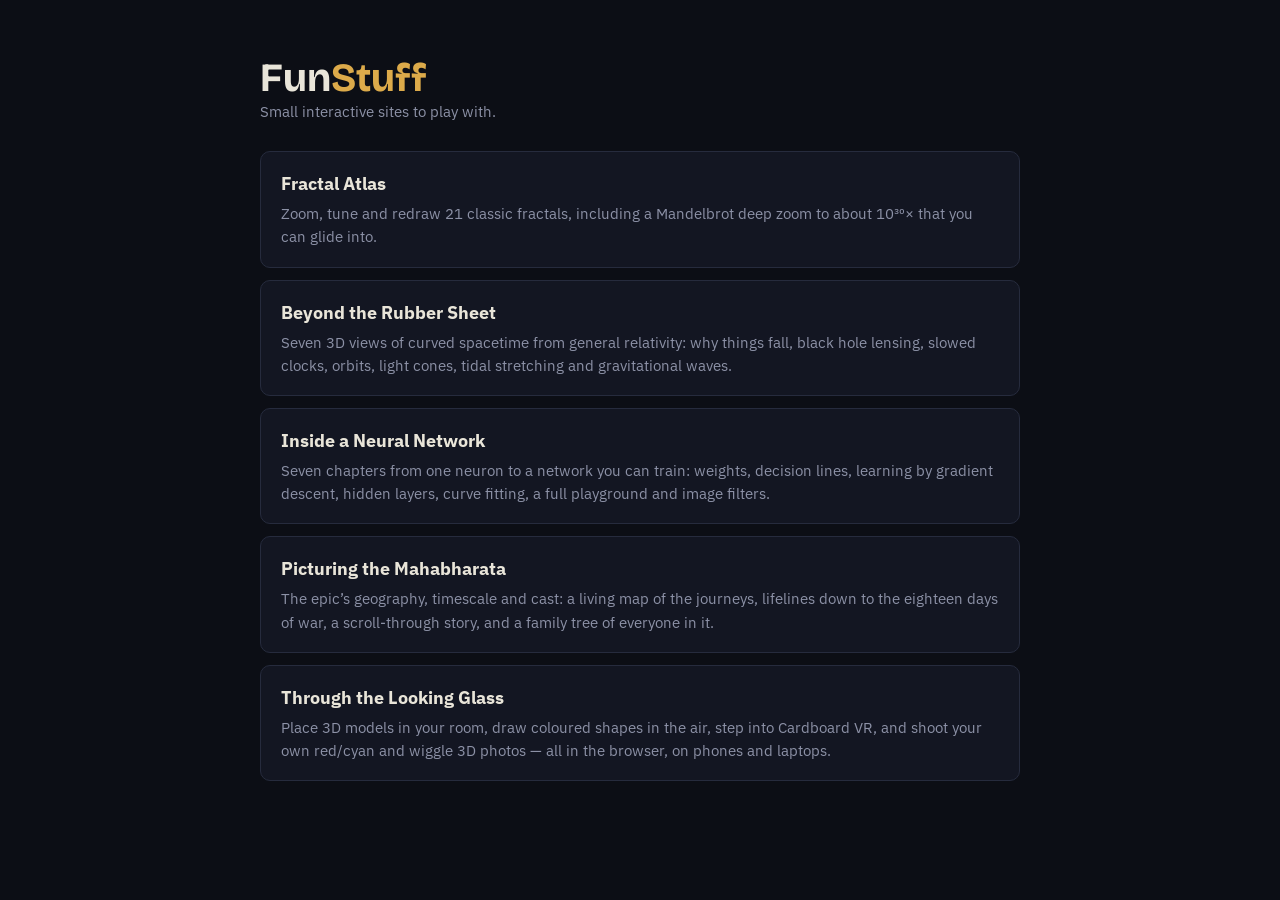
<file: index.html>
<!doctype html>
<html lang="en">
<head>
<meta charset="utf-8">
<meta name="viewport" content="width=device-width, initial-scale=1">
<title>FunStuff</title>
<link rel="stylesheet" href="https://fonts.googleapis.com/css2?family=Bricolage+Grotesque:opsz,wght@12..96,700&family=IBM+Plex+Sans:wght@400;500&display=swap">
<style>
:root {
  --ink: #0c0e15; --panel: #131622; --line: #262b3d; --fg: #e9e5d9; --muted: #8c91a6; --brass: #dcaa4a;
  color-scheme: dark;
}
body { margin: 0; background: var(--ink); color: var(--fg); font: 15px/1.55 "IBM Plex Sans", system-ui, sans-serif; }
main { max-width: 760px; margin: 0 auto; padding: 56px 20px; display: grid; gap: 28px; }
h1 { font: 700 40px/1.1 "Bricolage Grotesque", system-ui, sans-serif; margin: 0; }
h1 span { color: var(--brass); }
p { margin: 0; color: var(--muted); }
.sites { display: grid; gap: 12px; }
a.site { display: grid; gap: 4px; padding: 18px 20px; background: var(--panel); border: 1px solid var(--line); border-radius: 10px; color: var(--fg); text-decoration: none; }
a.site:hover, a.site:focus-visible { border-color: var(--brass); outline: none; }
a.site strong { font-size: 18px; }
a.site:hover strong { color: var(--brass); }
</style>
</head>
<body>
<main>
  <header>
    <h1>Fun<span>Stuff</span></h1>
    <p>Small interactive sites to play with.</p>
  </header>
  <div class="sites">
    <a class="site" href="fractal-atlas/">
      <strong>Fractal Atlas</strong>
      <p>Zoom, tune and redraw 21 classic fractals, including a Mandelbrot deep zoom to about 10³⁰× that you can glide into.</p>
    </a>
    <a class="site" href="spacetime/">
      <strong>Beyond the Rubber Sheet</strong>
      <p>Seven 3D views of curved spacetime from general relativity: why things fall, black hole lensing, slowed clocks, orbits, light cones, tidal stretching and gravitational waves.</p>
    </a>
    <a class="site" href="neural/">
      <strong>Inside a Neural Network</strong>
      <p>Seven chapters from one neuron to a network you can train: weights, decision lines, learning by gradient descent, hidden layers, curve fitting, a full playground and image filters.</p>
    </a>
    <a class="site" href="mahabharata/">
      <strong>Picturing the Mahabharata</strong>
      <p>The epic’s geography, timescale and cast: a living map of the journeys, lifelines down to the eighteen days of war, a scroll-through story, and a family tree of everyone in it.</p>
    </a>
    <a class="site" href="ar/">
      <strong>Through the Looking Glass</strong>
      <p>Place 3D models in your room, draw coloured shapes in the air, step into Cardboard VR, and shoot your own red/cyan and wiggle 3D photos — all in the browser, on phones and laptops.</p>
    </a>
  </div>
</main>
</body>
</html>
</file>
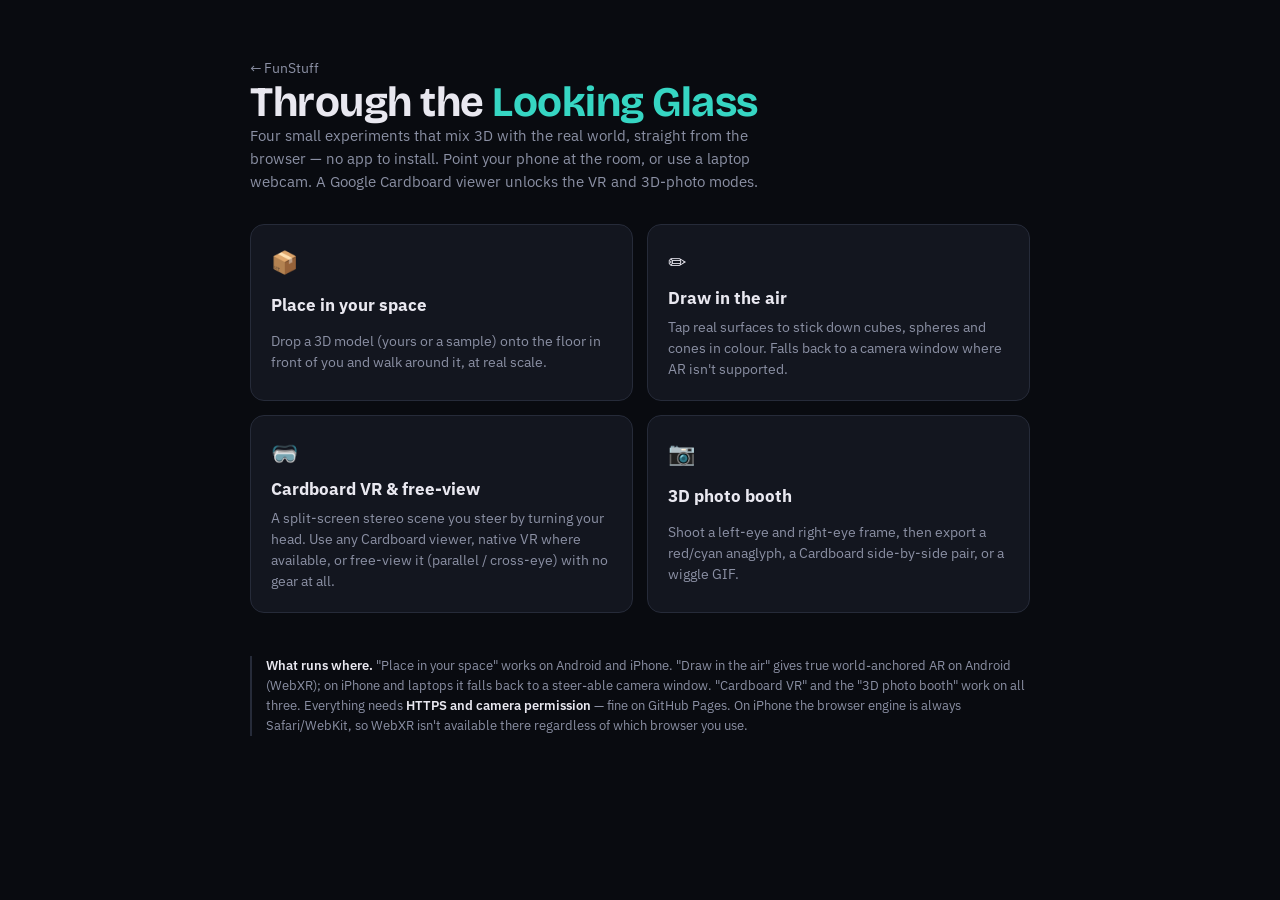
<file: ar/index.html>
<!doctype html>
<html lang="en">
<head>
<meta charset="utf-8">
<meta name="viewport" content="width=device-width, initial-scale=1, viewport-fit=cover">
<title>Through the Looking Glass</title>
<meta name="description" content="Place 3D models in your room, draw shapes in the air, step into Cardboard VR, and shoot your own 3D photos — all in the browser, on phones and laptops.">
<link rel="preconnect" href="https://fonts.googleapis.com">
<link rel="stylesheet" href="https://fonts.googleapis.com/css2?family=Bricolage+Grotesque:opsz,wght@12..96,700&family=IBM+Plex+Mono:wght@400;500&family=IBM+Plex+Sans:wght@400;500;600&display=swap">
<link rel="stylesheet" href="css/base.css">
</head>
<body>
<main class="hub">
  <header>
    <a class="back" href="../">← FunStuff</a>
    <h1>Through the <span>Looking&nbsp;Glass</span></h1>
    <p class="lede">Four small experiments that mix 3D with the real world, straight from the browser — no app to install. Point your phone at the room, or use a laptop webcam. A Google&nbsp;Cardboard viewer unlocks the VR and 3D-photo modes.</p>
  </header>

  <div class="modes">
    <a class="mode" href="place.html">
      <span class="ic">📦</span>
      <strong>Place in your space</strong>
      <p>Drop a 3D model (yours or a sample) onto the floor in front of you and walk around it, at real scale.</p>
    </a>
    <a class="mode" href="draw.html">
      <span class="ic">✏️</span>
      <strong>Draw in the air</strong>
      <p>Tap real surfaces to stick down cubes, spheres and cones in colour. Falls back to a camera window where AR isn't supported.</p>
    </a>
    <a class="mode" href="vr.html">
      <span class="ic">🥽</span>
      <strong>Cardboard VR &amp; free-view</strong>
      <p>A split-screen stereo scene you steer by turning your head. Use any Cardboard viewer, native VR where available, or free-view it (parallel / cross-eye) with no gear at all.</p>
    </a>
    <a class="mode" href="stereo.html">
      <span class="ic">📷</span>
      <strong>3D photo booth</strong>
      <p>Shoot a left-eye and right-eye frame, then export a red/cyan anaglyph, a Cardboard side-by-side pair, or a wiggle GIF.</p>
    </a>
  </div>

  <p class="note">
    <b>What runs where.</b> "Place in your space" works on Android and iPhone. "Draw in the air" gives true world-anchored AR on Android (WebXR); on iPhone and laptops it falls back to a steer-able camera window. "Cardboard VR" and the "3D photo booth" work on all three. Everything needs <b>HTTPS and camera permission</b> — fine on GitHub Pages. On iPhone the browser engine is always Safari/WebKit, so WebXR isn't available there regardless of which browser you use.
  </p>
</main>
</body>
</html>
</file>
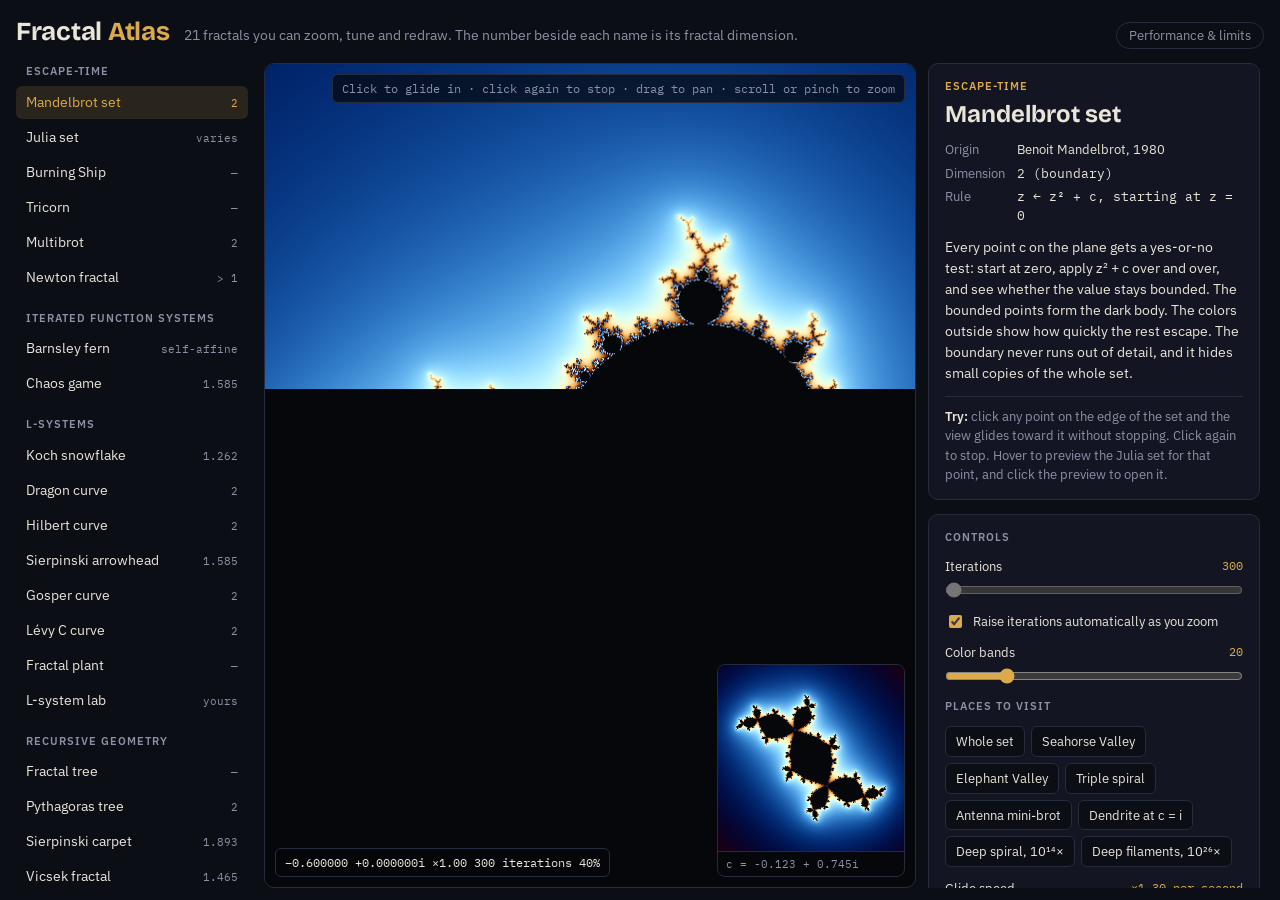
<file: fractal-atlas/index.html>
<!doctype html>
<html lang="en">
<head>
<meta charset="utf-8">
<meta name="viewport" content="width=device-width, initial-scale=1, viewport-fit=cover">
<meta name="description" content="Zoom, tune and redraw 21 classic fractals in your browser, including a Mandelbrot deep zoom to about 10^30x.">
<title>Fractal Atlas</title>
<link rel="preconnect" href="https://fonts.googleapis.com">
<link rel="stylesheet" href="https://fonts.googleapis.com/css2?family=Bricolage+Grotesque:opsz,wght@12..96,500;12..96,700&family=IBM+Plex+Mono:wght@400;500&family=IBM+Plex+Sans:wght@400;500;600&display=swap">
<style>
/* Layout: an observatory bench — catalog | live canvas | instrument panel; stacks to one column on phones.
   Deliberately single dark theme: fractal renders read best on a dark stage. */
:root {
  --ink: #0c0e15;
  --stage: #06070b;
  --panel: #131622;
  --line: #262b3d;
  --fg: #e9e5d9;
  --muted: #8c91a6;
  --brass: #dcaa4a;
  --brass-soft: rgba(220, 170, 74, 0.14);
  --display: "Bricolage Grotesque", "Avenir Next", system-ui, sans-serif;
  --body: "IBM Plex Sans", system-ui, -apple-system, "Segoe UI", sans-serif;
  --mono: "IBM Plex Mono", ui-monospace, Menlo, Consolas, monospace;
  color-scheme: dark;
}
html, body { height: 100%; }
body { margin: 0; background: var(--ink); color: var(--fg); font-family: var(--body); font-size: 14px; line-height: 1.5; }
* { box-sizing: border-box; }
[hidden] { display: none !important; }
button, input, select, textarea { font: inherit; color: inherit; }
:focus-visible { outline: 2px solid var(--brass); outline-offset: 2px; }

.app {
  height: 100%;
  display: grid;
  grid-template-columns: 236px minmax(0, 1fr) 336px;
  grid-template-rows: auto minmax(0, 1fr);
  gap: 12px;
  padding-block: 12px;
  padding-left: max(16px, env(safe-area-inset-left, 0px));
  padding-right: max(16px, env(safe-area-inset-right, 0px));
}
header { grid-column: 1 / -1; display: flex; align-items: baseline; gap: 14px; flex-wrap: wrap; }
header h1 { font-family: var(--display); font-weight: 700; font-size: 26px; letter-spacing: -0.01em; margin: 0; }
header h1 span { color: var(--brass); }
header p { margin: 0; color: var(--muted); }

/* Catalog */
.catalog { overflow-y: auto; min-height: 0; display: flex; flex-direction: column; gap: 16px; padding-right: 4px; }
.group { display: flex; flex-direction: column; gap: 2px; }
.group h3 { font-size: 11px; font-weight: 600; letter-spacing: 0.09em; text-transform: uppercase; color: var(--muted); margin: 0 0 4px 10px; }
.item {
  display: flex; justify-content: space-between; align-items: baseline; gap: 8px;
  background: none; border: 0; border-radius: 6px; padding: 6px 10px; text-align: left; cursor: pointer; color: var(--fg);
}
.item:hover { background: var(--panel); }
.item .d { font-family: var(--mono); font-size: 11px; color: var(--muted); font-variant-numeric: tabular-nums; white-space: nowrap; }
.item[aria-current="true"] { background: var(--brass-soft); color: var(--brass); }
.item[aria-current="true"] .d { color: var(--brass); }

/* Stage */
.stage { position: relative; min-height: 0; border: 1px solid var(--line); border-radius: 10px; overflow: hidden; background: var(--stage); }
.stage canvas { position: absolute; inset: 0; width: 100%; height: 100%; display: block; touch-action: none; }
.stage canvas.pan { cursor: grab; }
#snap { pointer-events: none; transform-origin: 50% 50%; }
.locate { display: flex; gap: 6px; }
.locate input { flex: 1; min-width: 0; }
.stage canvas.pan:active { cursor: grabbing; }
.overlay { position: absolute; font-family: var(--mono); font-size: 11.5px; color: var(--fg); background: rgba(6, 7, 11, 0.72); border: 1px solid var(--line); border-radius: 6px; padding: 5px 9px; pointer-events: none; font-variant-numeric: tabular-nums; }
#readout { left: 10px; bottom: 10px; max-width: calc(100% - 20px); }
.stage.has-mini #readout { max-width: calc(100% - 220px); }
@media (max-width: 900px) { .stage.has-mini #readout { max-width: calc(100% - 160px); } }
#hint { right: 10px; top: 10px; color: var(--muted); }
#note { left: 10px; top: 10px; color: var(--brass); }
.mini { position: absolute; right: 10px; bottom: 10px; width: 188px; border: 1px solid var(--line); border-radius: 8px; overflow: hidden; background: var(--stage); cursor: pointer; padding: 0; }
.mini canvas { position: static; width: 100%; height: auto; aspect-ratio: 1; }
.mini span { display: block; font-family: var(--mono); font-size: 11px; padding: 4px 8px; color: var(--muted); text-align: left; border-top: 1px solid var(--line); }
.mini:hover span { color: var(--brass); }
.fail { position: absolute; inset: 0; display: grid; place-items: center; padding: 24px; text-align: center; color: var(--muted); }

/* Panel */
.panel { overflow-y: auto; min-height: 0; display: flex; flex-direction: column; gap: 14px; padding-right: 4px; }
.card { background: var(--panel); border: 1px solid var(--line); border-radius: 10px; padding: 14px 16px; display: flex; flex-direction: column; gap: 12px; }
.eyebrow { font-size: 11px; font-weight: 600; letter-spacing: 0.09em; text-transform: uppercase; color: var(--brass); margin: 0; }
.card h2 { font-family: var(--display); font-weight: 700; font-size: 24px; line-height: 1.15; margin: -6px 0 0; text-wrap: balance; }
.facts { display: grid; grid-template-columns: auto minmax(0, 1fr); gap: 4px 12px; margin: 0; font-size: 13px; }
.facts dt { color: var(--muted); }
.facts dd { margin: 0; }
.facts dd.m { font-family: var(--mono); font-size: 12.5px; overflow-wrap: anywhere; }
.blurb { margin: 0; }
.tip { margin: 0; font-size: 13px; color: var(--muted); border-top: 1px solid var(--line); padding-top: 10px; }
.tip b { color: var(--fg); font-weight: 600; }
.card h4 { margin: 0; font-size: 11px; font-weight: 600; letter-spacing: 0.09em; text-transform: uppercase; color: var(--muted); }

.ctl { display: flex; flex-direction: column; gap: 3px; }
.ctl label { display: flex; justify-content: space-between; gap: 8px; font-size: 13px; }
.ctl output { font-family: var(--mono); font-size: 12px; color: var(--brass); font-variant-numeric: tabular-nums; }
input[type="range"] { width: 100%; accent-color: var(--brass); margin: 2px 0; }
select, textarea, input[type="text"] { width: 100%; background: var(--ink); border: 1px solid var(--line); border-radius: 6px; padding: 6px 8px; }
textarea, input[type="text"] { font-family: var(--mono); font-size: 12.5px; }
textarea { resize: vertical; min-height: 64px; }
.row { display: flex; flex-wrap: wrap; gap: 6px; }
.btn { background: var(--ink); border: 1px solid var(--line); border-radius: 6px; padding: 5px 10px; cursor: pointer; font-size: 12.5px; }
.btn:hover { border-color: var(--brass); color: var(--brass); }
.btn.primary { background: var(--brass); border-color: var(--brass); color: #1a1408; font-weight: 600; }
.btn.primary:hover { filter: brightness(1.08); color: #1a1408; }
.check { display: flex; align-items: center; gap: 8px; font-size: 13px; cursor: pointer; }
.check input { accent-color: var(--brass); }
.swatches { display: grid; grid-template-columns: repeat(auto-fill, minmax(64px, 1fr)); gap: 6px; }
.sw { border: 1px solid var(--line); border-radius: 6px; padding: 0; cursor: pointer; overflow: hidden; background: var(--ink); text-align: left; }
.sw i { display: block; height: 16px; }
.sw span { display: block; font-size: 11px; padding: 2px 6px; color: var(--muted); }
.sw[aria-pressed="true"] { border-color: var(--brass); }
.sw[aria-pressed="true"] span { color: var(--brass); }
.small { font-size: 12px; color: var(--muted); margin: 0; }
.limits { margin: 0; padding-left: 18px; display: grid; gap: 6px; font-size: 13px; }
.limits li::marker { color: var(--brass); }
.ok { color: #8fd18b; }
.bad { color: #ee8a72; }
.linkish { margin-left: auto; background: none; border: 1px solid var(--line); border-radius: 999px; padding: 3px 12px; color: var(--muted); cursor: pointer; font-size: 12.5px; }
.linkish:hover { color: var(--brass); border-color: var(--brass); }

@media (max-width: 1150px) {
  .app { grid-template-columns: 200px minmax(0, 1fr) 290px; }
}
@media (max-width: 900px) {
  html, body { height: auto; }
  .app { height: auto; grid-template-columns: minmax(0, 1fr); grid-template-rows: auto; }
  .catalog { flex-direction: row; overflow-x: auto; overflow-y: visible; gap: 6px; padding-bottom: 4px; }
  .group { flex-direction: row; gap: 4px; }
  .group h3 { display: none; }
  .item { white-space: nowrap; border: 1px solid var(--line); }
  .item .d { display: none; }
  .stage { height: 62vh; min-height: 320px; }
  .mini { width: 128px; }
  #hint { display: none; }
}
@media (prefers-reduced-motion: reduce) { * { scroll-behavior: auto !important; } }
</style>
</head>
<body>
<div class="app">
  <header>
    <h1>Fractal <span>Atlas</span></h1>
    <p id="tagline">Zoom, tune and redraw the classic fractals.</p>
    <button class="linkish" id="perfLink">Performance &amp; limits</button>
  </header>
  <nav class="catalog" id="catalog" aria-label="Fractals"></nav>
  <main class="stage" id="stage">
    <canvas id="snap" aria-hidden="true"></canvas>
    <canvas id="gl2" class="pan" aria-label="Fractal render"></canvas>
    <canvas id="gl" class="pan" aria-label="Fractal render"></canvas>
    <canvas id="c2" aria-label="Fractal render"></canvas>
    <div class="overlay" id="note" hidden></div>
    <div class="overlay" id="hint" hidden>Click to glide in · click again to stop · drag to pan · scroll or pinch to zoom</div>
    <div class="overlay" id="readout"></div>
    <button class="mini" id="mini" hidden title="Open this Julia set">
      <canvas id="miniGl" width="256" height="256"></canvas>
      <span id="miniLabel">Julia preview</span>
    </button>
  </main>
  <aside class="panel">
    <section class="card" id="info"></section>
    <section class="card" id="controls"></section>
    <section class="card" id="look"></section>
    <section class="card" id="perf"></section>
  </aside>
</div>

<script>
// ---------- palettes (cosine gradients: a + b·cos(2π(c·t + d))) ----------
const PALETTES = {
  Ember:    [[.5,.5,.5],[.5,.5,.5],[1,1,1],[0,.1,.2]],
  Spectrum: [[.5,.5,.5],[.5,.5,.5],[1,1,1],[0,.33,.67]],
  Lichen:   [[.5,.5,.5],[.5,.5,.5],[1,1,.5],[.8,.9,.3]],
  Dusk:     [[.5,.5,.5],[.5,.5,.5],[1,.7,.4],[0,.15,.2]],
  Orchid:   [[.5,.5,.5],[.5,.5,.5],[2,1,0],[.5,.2,.25]],
  Clay:     [[.8,.5,.4],[.2,.4,.2],[2,1,1],[0,.25,.25]],
  Graphite: [[.5,.5,.5],[.5,.5,.5],[1,1,1],[0,0,0]],
};
const G = { palette: 'Ember', shift: 0, glideSpeed: 1.3 };
try { const p = localStorage.getItem('fa-palette'); if (p && PALETTES[p]) G.palette = p; } catch (e) {}
const clamp01 = v => v < 0 ? 0 : v > 1 ? 1 : v;
function palRGB(t, name = G.palette) {
  const [a, b, c, d] = PALETTES[name];
  return [0, 1, 2].map(i => clamp01(a[i] + b[i] * Math.cos(6.283185 * (c[i] * t + d[i]))));
}
const css = (rgb, k = 1) => `rgb(${rgb.map(v => Math.round(v * 255 * k)).join(',')})`;
const BG = [6, 7, 11];

// ---------- catalog ----------
const FR = [
  { id: 'mandelbrot', group: 'Escape-time', name: 'Mandelbrot set', kind: 'escape', type: 0, dim: '2',
    view: { cx: -0.6, cy: 0, w: 2.8 }, iter: 300,
    places: [['Whole set', -0.6, 0, 2.8], ['Seahorse Valley', -0.7463, 0.1102, 0.005], ['Elephant Valley', 0.2850, 0.0110, 0.012],
             ['Triple spiral', -0.0880, 0.6540, 0.01], ['Antenna mini-brot', -1.7549, 0, 0.04], ['Dendrite at c = i', 0, 1, 0.06],
             ['Deep spiral, 10¹⁴×', '-0.743643887037158704752191506114774', '0.131825904205311970493132056385139', 1e-14],
             ['Deep filaments, 10²⁶×', '-0.7436438870371591749136101569', '0.1318259042053104098662408479', 1e-26]],
    info: { who: 'Benoit Mandelbrot, 1980', dim: '2 (boundary)', rule: 'z ← z² + c, starting at z = 0',
      blurb: 'Every point c on the plane gets a yes-or-no test: start at zero, apply z² + c over and over, and see whether the value stays bounded. The bounded points form the dark body. The colors outside show how quickly the rest escape. The boundary never runs out of detail, and it hides small copies of the whole set.',
      tip: '<b>Try:</b> click any point on the edge of the set and the view glides toward it without stopping. Click again to stop. Hover to preview the Julia set for that point, and click the preview to open it.' } },
  { id: 'julia', group: 'Escape-time', name: 'Julia set', kind: 'escape', type: 1, dim: 'varies',
    view: { cx: 0, cy: 0, w: 3.2 }, iter: 300, c: [-0.123, 0.745],
    cs: [['Douady rabbit', -0.123, 0.745], ['San Marco', -0.75, 0], ['Siegel disk', -0.391, -0.587], ['Dendrite', 0, 1], ['Spiral', 0.285, 0.01], ['Dust', 0.3, 0.5]],
    info: { who: 'Gaston Julia and Pierre Fatou, 1918', dim: 'depends on c (up to 2)', rule: 'z ← z² + c, with c fixed',
      blurb: 'The same formula as the Mandelbrot set with the roles swapped: c is held fixed and the starting point z varies across the plane. When c lies inside the Mandelbrot set the Julia set is one connected piece. When c lies outside, it breaks apart into dust.',
      tip: '<b>Try:</b> drag the c sliders slowly toward the Dust preset and watch the shape pinch apart.' } },
  { id: 'burning-ship', group: 'Escape-time', name: 'Burning Ship', kind: 'escape', type: 2, dim: '—',
    view: { cx: -0.45, cy: -0.5, w: 3.4 }, iter: 300,
    places: [['Whole set', -0.45, -0.5, 3.4], ['The ship', -1.762, -0.028, 0.08], ['Armada', -1.861, -0.002, 0.012]],
    info: { who: 'Michelitsch and Rössler, 1992', dim: 'not known exactly', rule: 'z ← (|Re z| + i·|Im z|)² + c',
      blurb: 'Take the absolute value of the real and imaginary parts before squaring. That one change breaks the smooth symmetry of the Mandelbrot set and produces jagged, flame-like structures. A small ship-shaped copy sits out on the left antenna.',
      tip: '<b>Try:</b> jump to The ship, then raise iterations to 800.' } },
  { id: 'tricorn', group: 'Escape-time', name: 'Tricorn', kind: 'escape', type: 3, dim: '—',
    view: { cx: -0.3, cy: 0, w: 3.6 }, iter: 300,
    info: { who: 'Crowe, Hasson, Rippon and Strain-Clark, 1989', dim: 'not known exactly', rule: 'z ← z̄² + c  (z̄ is the conjugate)',
      blurb: 'Flip the sign of the imaginary part before squaring. The set gains three-fold symmetry, and its boundary shows wavy, broken curves that never appear in the Mandelbrot set. Milnor called it the tricorn after its three corners.',
      tip: '<b>Try:</b> zoom into one of the three corners and compare the small copies with mini-brots.' } },
  { id: 'multibrot', group: 'Escape-time', name: 'Multibrot', kind: 'escape', type: 5, dim: '2',
    view: { cx: 0, cy: 0, w: 3.2 }, iter: 250, pow: 3,
    info: { who: 'Generalizes the Mandelbrot set', dim: '2 (boundary, whole-number d)', rule: 'z ← z^d + c',
      blurb: 'Raise z to a power d instead of 2. The set gains d − 1 fold rotational symmetry. Fractional powers produce a visible seam where the complex angle wraps around, which makes the morph between whole numbers worth watching.',
      tip: '<b>Try:</b> drag the power slider slowly from 2 to 3.' } },
  { id: 'newton', group: 'Escape-time', name: 'Newton fractal', kind: 'escape', type: 4, dim: '> 1',
    view: { cx: 0, cy: 0, w: 3 }, iter: 60,
    info: { who: 'Question posed by Arthur Cayley, 1879', dim: 'boundary > 1', rule: 'z ← z − (z³ − 1) / 3z²',
      blurb: "Newton's method for solving z³ = 1, started from every point on the plane. Each pixel is colored by which of the three cube roots it reaches and shaded by how many steps it took. Every point on a boundary touches all three basins at once.",
      tip: '<b>Try:</b> zoom into any boundary. The three colors keep braiding together at every scale.' } },

  { id: 'fern', group: 'Iterated function systems', name: 'Barnsley fern', kind: 'fern', dim: 'self-affine',
    info: { who: 'Michael Barnsley, 1988', dim: 'self-affine, no closed form', rule: '4 affine maps, chosen with p = 0.01, 0.85, 0.07, 0.07',
      blurb: 'Four affine maps, each picked at random with its own probability, are applied to a single point over and over. The trail of points draws a fern. Changing the numbers slightly gives a different species.',
      tip: '<b>Try:</b> switch the species and compare the leaf shapes.' } },
  { id: 'chaos', group: 'Iterated function systems', name: 'Chaos game', kind: 'chaos', dim: '1.585',
    info: { who: 'Michael Barnsley, 1988', dim: 'log 3 / log 2 ≈ 1.585 (triangle)', rule: 'p ← p + r·(v − p), with v a random vertex',
      blurb: 'Pick a vertex at random and jump part of the way toward it, then repeat. With three vertices and a half-way jump, the points settle onto the Sierpinski triangle. Rules that limit which vertex comes next produce very different patterns.',
      tip: '<b>Try:</b> four vertices with no rule fills a plain square. Add “not the same vertex twice” and a fractal appears.' } },

  { id: 'koch', group: 'L-systems', name: 'Koch snowflake', kind: 'lsys', dim: '1.262',
    axiom: 'F--F--F', rules: { F: 'F+F--F+F' }, angle: 60, iter: 4, maxIter: 7, heading: 0,
    info: { who: 'Helge von Koch, 1904', dim: 'log 4 / log 3 ≈ 1.262', rule: 'F → F+F−−F+F, angle 60°',
      blurb: 'Replace the middle third of every edge with two sides of a small equilateral triangle. The perimeter grows by a third at each step and becomes infinite, while the enclosed area stays finite at 8/5 of the starting triangle.',
      tip: '<b>Try:</b> change the angle to 80° or 85° to get the spikier Cesàro variants.' } },
  { id: 'dragon', group: 'L-systems', name: 'Dragon curve', kind: 'lsys', dim: '2',
    axiom: 'FX', rules: { X: 'X+YF+', Y: '-FX-Y' }, angle: 90, iter: 12, maxIter: 17, heading: 0,
    info: { who: 'Heighway, Banks and Harter, 1966', dim: '2 (boundary ≈ 1.524)', rule: 'X → X+YF+,  Y → −FX−Y, angle 90°',
      blurb: 'Fold a strip of paper in half again and again, then open every fold to a right angle. The resulting curve never crosses itself, and four copies of it tile the plane.',
      tip: '<b>Try:</b> press Animate drawing to watch the fold sequence unwind.' } },
  { id: 'hilbert', group: 'L-systems', name: 'Hilbert curve', kind: 'lsys', dim: '2',
    axiom: 'A', rules: { A: '+Bf-AfA-fB+', B: '-Af+BfB+fA-' }, draw: 'f', angle: 90, iter: 5, maxIter: 8, heading: 0,
    info: { who: 'David Hilbert, 1891', dim: '2', rule: 'A → +BF−AFA−FB+,  B → −AF+BFB+FA−',
      blurb: 'A continuous curve that eventually passes through every point of a square. Each step replaces the curve with four smaller, rotated copies joined end to end. Databases and image formats use it to keep nearby points close together in memory.',
      tip: '<b>Try:</b> step the iterations up one at a time and follow a single corner.' } },
  { id: 'arrowhead', group: 'L-systems', name: 'Sierpinski arrowhead', kind: 'lsys', dim: '1.585',
    axiom: 'A', rules: { A: 'B-A-B', B: 'A+B+A' }, angle: 60, iter: 6, maxIter: 10, heading: 0,
    info: { who: 'Wacław Sierpiński, 1915 (triangle)', dim: 'log 3 / log 2 ≈ 1.585', rule: 'A → B−A−B,  B → A+B+A, angle 60°',
      blurb: 'A single unbroken path that converges on the Sierpinski triangle. Each segment becomes three segments bent at 60°, alternating from side to side.',
      tip: '<b>Try:</b> odd and even iteration counts point the arrowhead in different directions.' } },
  { id: 'gosper', group: 'L-systems', name: 'Gosper curve', kind: 'lsys', dim: '2',
    axiom: 'A', rules: { A: 'A-B--B+A++AA+B-', B: '+A-BB--B-A++A+B' }, angle: 60, iter: 4, maxIter: 6, heading: 0,
    info: { who: 'Bill Gosper, 1973', dim: '2 (boundary ≈ 1.129)', rule: 'A → A−B−−B+A++AA+B−,  B → +A−BB−−B−A++A+B',
      blurb: 'Also called the flowsnake. Seven copies of the curve fit inside a slightly larger, rotated copy. The region it fills, the Gosper island, tiles the plane.',
      tip: '<b>Try:</b> Animate drawing at 5 iterations.' } },
  { id: 'levy', group: 'L-systems', name: 'Lévy C curve', kind: 'lsys', dim: '2',
    axiom: 'F', rules: { F: '+F--F+' }, angle: 45, iter: 12, maxIter: 17, heading: 0,
    info: { who: 'Ernesto Cesàro, 1906; Paul Lévy, 1938', dim: '2', rule: 'F → +F−−F+, angle 45°',
      blurb: 'Replace each segment with the two legs of an isosceles right triangle built on it. After many steps the curve looks like an ornate letter C.',
      tip: '<b>Try:</b> nudge the angle away from 45° to see it twist.' } },
  { id: 'plant', group: 'L-systems', name: 'Fractal plant', kind: 'lsys', dim: '—',
    axiom: 'X', rules: { X: 'F+[[X]-X]-F[-FX]+X', F: 'FF' }, angle: 25, iter: 5, maxIter: 7, heading: 75,
    info: { who: 'Aristid Lindenmayer, 1968', dim: '—', rule: 'X → F+[[X]−X]−F[−FX]+X,  F → FF',
      blurb: 'Lindenmayer created L-systems to model how algae and plants grow. Square brackets save and restore the drawing position, which is what creates the branches.',
      tip: '<b>Try:</b> angles between 18° and 30° give the most natural-looking plants.' } },
  { id: 'lab', group: 'L-systems', name: 'L-system lab', kind: 'lsys', lab: true, dim: 'yours',
    axiom: 'F-G-G', rules: { F: 'F-G+F+G-F', G: 'GG' }, angle: 120, iter: 6, maxIter: 12, heading: 0,
    info: { who: 'Your own rules', dim: 'depends on your rules', rule: 'F G A B draw · f moves · + − turn · [ ] branch · | turn around',
      blurb: 'Write your own rewriting rules. Each iteration replaces every symbol with its rule, and then a turtle follows the final string. The starting rules draw a Sierpinski triangle.',
      tip: '<b>Try:</b> load any preset below, then change a single symbol in a rule.' } },

  { id: 'tree', group: 'Recursive geometry', name: 'Fractal tree', kind: 'tree', dim: '—',
    info: { who: 'A classic recursion exercise', dim: 'depends on angle and ratio', rule: 'branch → two branches, each ratio × as long',
      blurb: 'Each branch ends by splitting into two shorter branches at a fixed angle. Three numbers, the split angle, the length ratio and the lean, control the entire shape.',
      tip: '<b>Try:</b> turn on Sway, then set the angle near 90° for a T-square pattern.' } },
  { id: 'pythagoras', group: 'Recursive geometry', name: 'Pythagoras tree', kind: 'pythag', dim: '2',
    info: { who: 'Albert E. Bosman, 1942', dim: '2 (at 45°)', rule: 'square → two squares on the legs of a right triangle',
      blurb: 'Two smaller squares grow from the top of each square, sitting on the legs of a right triangle. By the Pythagorean theorem the two children always have the same total area as their parent, so every level has equal area.',
      tip: '<b>Try:</b> angles far from 45° bend the whole tree to one side.' } },
  { id: 'carpet', group: 'Recursive geometry', name: 'Sierpinski carpet', kind: 'grid', mask: [1,1,1,1,0,1,1,1,1], dim: '1.893',
    info: { who: 'Wacław Sierpiński, 1916', dim: 'log 8 / log 3 ≈ 1.893', rule: 'keep 8 of 9 squares, remove the center',
      blurb: 'Split a square into a 3 × 3 grid, remove the middle, and repeat on the eight that remain. The finished carpet has zero area, yet it contains a copy of every curve that can be drawn in the plane.',
      tip: '<b>Try:</b> the darker holes show the step at which each one was cut.' } },
  { id: 'vicsek', group: 'Recursive geometry', name: 'Vicsek fractal', kind: 'grid', mask: [0,1,0,1,1,1,0,1,0], dim: '1.465',
    info: { who: 'Tamás Vicsek, 1980s', dim: 'log 5 / log 3 ≈ 1.465', rule: 'keep the center and four edge squares',
      blurb: 'Keep the center square and its four neighbors in a 3 × 3 grid, and repeat. The result is a cross that keeps branching but never closes a loop.',
      tip: '<b>Try:</b> compare depth 2 and depth 5 to see the same cross at every scale.' } },
  { id: 'cantor', group: 'Recursive geometry', name: 'Cantor dust', kind: 'grid', mask: [1,0,1,0,0,0,1,0,1], dim: '1.262',
    info: { who: 'Georg Cantor, 1883 (the 1D set)', dim: 'log 4 / log 3 ≈ 1.262', rule: 'keep only the four corner squares',
      blurb: 'The Cantor set in two dimensions. Only the four corners survive each step. What remains is uncountably many points, no two of them connected, with total area zero.',
      tip: '<b>Try:</b> step from depth 1 upward and watch the squares turn to dust.' } },
];
const byId = Object.fromEntries(FR.map(f => [f.id, f]));
const LSYS_PRESETS = FR.filter(f => f.kind === 'lsys' && !f.lab);

// ---------- dom helpers ----------
const $ = s => document.querySelector(s);
function h(tag, attrs = {}, ...kids) {
  const e = document.createElement(tag);
  for (const [k, v] of Object.entries(attrs)) {
    if (k === 'class') e.className = v;
    else if (k === 'html') e.innerHTML = v;
    else if (k.startsWith('on')) e.addEventListener(k.slice(2), v);
    else if (v !== false && v != null) e.setAttribute(k, v === true ? '' : v);
  }
  for (const k of kids.flat()) if (k != null) e.append(k.nodeType ? k : document.createTextNode(k));
  return e;
}
function slider({ id, label, min, max, step, value, fmt = v => v, oninput }) {
  const out = h('output', {}, fmt(value));
  const inp = h('input', { type: 'range', id, min, max, step });
  inp.value = value;
  inp.addEventListener('input', () => { const v = parseFloat(inp.value); out.textContent = fmt(v); oninput(v); });
  return h('div', { class: 'ctl' }, h('label', { for: id }, h('span', {}, label), out), inp);
}
const fix = n => v => (+v).toFixed(n);

// ---------- WebGL escape-time renderer ----------
const FS = `
#ifdef GL_FRAGMENT_PRECISION_HIGH
precision highp float;
#else
precision mediump float;
#endif
uniform vec2 uRes; uniform vec2 uCenter; uniform float uScale;
uniform int uType; uniform int uIter; uniform vec2 uC; uniform float uPow;
uniform vec3 uA, uB, uCc, uD; uniform float uShift; uniform float uDensity;
vec3 pal(float t){ return clamp(uA + uB*cos(6.283185*(uCc*t + uD)), 0.0, 1.0); }
vec2 cmul(vec2 a, vec2 b){ return vec2(a.x*b.x - a.y*b.y, a.x*b.y + a.y*b.x); }
vec2 cdiv(vec2 a, vec2 b){ return vec2(a.x*b.x + a.y*b.y, a.y*b.x - a.x*b.y) / dot(b,b); }
void main(){
  vec2 off = (gl_FragCoord.xy - 0.5*uRes) * uScale;
  if (uType == 2) off.y = -off.y;
  vec2 p = uCenter + off;
  vec3 inside = vec3(0.024, 0.027, 0.043);
  if (uType == 4) {
    vec2 z = p; float n = 0.0; int root = -1;
    for (int i = 0; i < 1000; i++) {
      if (i >= uIter) break;
      vec2 z2 = cmul(z, z);
      z -= cdiv(cmul(z2, z) - vec2(1.0, 0.0), 3.0*z2);
      if (distance(z, vec2(1.0, 0.0)) < 1e-4) { root = 0; break; }
      if (distance(z, vec2(-0.5, 0.8660254)) < 1e-4) { root = 1; break; }
      if (distance(z, vec2(-0.5, -0.8660254)) < 1e-4) { root = 2; break; }
      n += 1.0;
    }
    if (root < 0) { gl_FragColor = vec4(inside, 1.0); return; }
    vec3 col = pal(float(root)/3.0 + uShift);
    float shade = 0.25 + 0.75*exp(-n*uDensity*0.4);
    gl_FragColor = vec4(col*shade, 1.0);
    return;
  }
  vec2 z, c;
  if (uType == 1) { z = p; c = uC; } else { z = vec2(0.0); c = p; }
  float n = 0.0; bool esc = false;
  for (int i = 0; i < 5000; i++) {
    if (i >= uIter) break;
    if (uType == 2) z = abs(z);
    if (uType == 3) z.y = -z.y;
    if (uType == 5) {
      float r = length(z);
      if (r == 0.0) z = c;
      else { float a = atan(z.y, z.x)*uPow; z = pow(r, uPow)*vec2(cos(a), sin(a)) + c; }
    } else {
      z = cmul(z, z) + c;
    }
    if (dot(z, z) > 256.0) { esc = true; break; }
    n += 1.0;
  }
  if (!esc) { gl_FragColor = vec4(inside, 1.0); return; }
  float sn = n + 1.0 - log(log(length(z)))/log(max(uPow, 1.01));
  gl_FragColor = vec4(pal(0.5 + (sqrt(max(sn, 0.0)) - 1.0)*uDensity + uShift), 1.0);
}`;
function makeGL(canvas) {
  const gl = canvas.getContext('webgl', { antialias: false, preserveDrawingBuffer: true });
  if (!gl) return null;
  const sh = (type, src) => { const s = gl.createShader(type); gl.shaderSource(s, src); gl.compileShader(s);
    if (!gl.getShaderParameter(s, gl.COMPILE_STATUS)) throw new Error(gl.getShaderInfoLog(s)); return s; };
  const prog = gl.createProgram();
  gl.attachShader(prog, sh(gl.VERTEX_SHADER, 'attribute vec2 p; void main(){ gl_Position = vec4(p, 0.0, 1.0); }'));
  gl.attachShader(prog, sh(gl.FRAGMENT_SHADER, FS));
  gl.linkProgram(prog); gl.useProgram(prog);
  const buf = gl.createBuffer(); gl.bindBuffer(gl.ARRAY_BUFFER, buf);
  gl.bufferData(gl.ARRAY_BUFFER, new Float32Array([-1, -1, 3, -1, -1, 3]), gl.STATIC_DRAW);
  const loc = gl.getAttribLocation(prog, 'p'); gl.enableVertexAttribArray(loc); gl.vertexAttribPointer(loc, 2, gl.FLOAT, false, 0, 0);
  const U = {}; for (const n of ['uRes','uCenter','uScale','uType','uIter','uC','uPow','uA','uB','uCc','uD','uShift','uDensity']) U[n] = gl.getUniformLocation(prog, n);
  return u => {
    gl.viewport(0, 0, canvas.width, canvas.height);
    const [a, b, c, d] = PALETTES[G.palette];
    gl.uniform2f(U.uRes, canvas.width, canvas.height); gl.uniform2f(U.uCenter, u.cx, u.cy); gl.uniform1f(U.uScale, u.scale);
    gl.uniform1i(U.uType, u.type); gl.uniform1i(U.uIter, u.iter); gl.uniform2f(U.uC, u.c[0], u.c[1]); gl.uniform1f(U.uPow, u.pow);
    gl.uniform3fv(U.uA, a); gl.uniform3fv(U.uB, b); gl.uniform3fv(U.uCc, c); gl.uniform3fv(U.uD, d);
    gl.uniform1f(U.uShift, G.shift); gl.uniform1f(U.uDensity, u.density);
    gl.drawArrays(gl.TRIANGLES, 0, 3);
  };
}

const glc = $('#gl'), c2 = $('#c2'), ctx = c2.getContext('2d');
let drawGL = null, drawMini = null, glError = '';
try { drawGL = makeGL(glc); drawMini = makeGL($('#miniGl')); if (!drawGL) glError = 'WebGL is not available in this browser.'; }
catch (e) { glError = 'WebGL failed to start: ' + e.message; }

// ---------- deep zoom: perturbation around a big-number reference orbit ----------
// One point's orbit is computed exactly with BigInt fixed-point math; the GPU then
// iterates only each pixel's tiny offset from it, which single precision can hold.
const FB = 192n, FBN = 192, ONE = 1n << FB, TWO_FB = 2 ** FBN, DEEP_MIN = 1e-30;
function toBig(x) {
  if (!x) return 0n;
  const sh = 52 - Math.floor(Math.log2(Math.abs(x)));
  const m = BigInt(Math.round(x * 2 ** sh)), k = FBN - sh;
  return k >= 0 ? m << BigInt(k) : m >> BigInt(-k);
}
const fromBig = b => Number(b) / TWO_FB;
function decToBig(str) {
  str = String(str).trim().replace('−', '-');
  const neg = str[0] === '-'; if (neg || str[0] === '+') str = str.slice(1);
  const [i, f = ''] = str.split('.'), d = 10n ** BigInt(f.length);
  const v = ((BigInt(i || '0') * d + BigInt(f || '0')) << FB) / d;
  return neg ? -v : v;
}
function bigToDec(b, digits) {
  const neg = b < 0n; if (neg) b = -b;
  const p = 10n ** BigInt(digits), t = (b * p + (ONE >> 1n)) >> FB;
  return (neg ? '−' : '') + (t / p) + '.' + (t % p).toString().padStart(digits, '0');
}
function refOrbit(cx, cy, n) {
  const out = new Float32Array((n + 1) * 2), four = 4n << FB;
  let x = 0n, y = 0n, len = 1;
  for (let i = 0; i < n; i++) {
    const x2 = (x * x) >> FB, y2 = (y * y) >> FB;
    if (x2 + y2 > four) break;
    y = ((x * y) >> (FB - 1n)) + cy; x = x2 - y2 + cx;
    out[len * 2] = fromBig(x); out[len * 2 + 1] = fromBig(y); len++;
  }
  return { data: out, len, escaped: len < n + 1 };
}
const DEEP_FS = `#version 300 es
precision highp float; precision highp int;
uniform sampler2D uRef; uniform int uRefLen; uniform int uIter;
uniform vec2 uRes; uniform float uScale; uniform vec2 uOff;
uniform vec3 uA, uB, uCc, uD; uniform float uShift; uniform float uDensity;
out vec4 outColor;
vec3 pal(float t){ return clamp(uA + uB*cos(6.283185*(uCc*t + uD)), 0.0, 1.0); }
vec2 refAt(int m){ return texelFetch(uRef, ivec2(m & 4095, m >> 12), 0).xy; }
void main(){
  vec2 dc = (gl_FragCoord.xy - 0.5*uRes)*uScale + uOff;
  vec2 dz = vec2(0.0), z = vec2(0.0);
  int m = 0; float n = 0.0; bool esc = false;
  for (int i = 0; i < uIter; i++) {
    vec2 Z = refAt(m);
    dz = vec2(2.0*(Z.x*dz.x - Z.y*dz.y) + dz.x*dz.x - dz.y*dz.y,
              2.0*(Z.x*dz.y + Z.y*dz.x) + 2.0*dz.x*dz.y) + dc;
    m++;
    z = refAt(m) + dz;
    float r2 = dot(z, z);
    if (r2 > 256.0) { esc = true; break; }
    // Rebase onto the start of the orbit when the offset outgrows the point itself
    if (r2 < dot(dz, dz) || m >= uRefLen - 1) { dz = z; m = 0; }
    n += 1.0;
  }
  if (!esc) { outColor = vec4(0.024, 0.027, 0.043, 1.0); return; }
  float sn = n + 1.0 - log(log(length(z)))/log(2.0);
  outColor = vec4(pal(0.5 + (sqrt(max(sn, 0.0)) - 1.0)*uDensity + uShift), 1.0);
}`;
function makeDeepGL(canvas) {
  const gl = canvas.getContext('webgl2', { antialias: false, preserveDrawingBuffer: true, premultipliedAlpha: false });
  if (!gl) return null;
  const sh = (type, src) => { const s = gl.createShader(type); gl.shaderSource(s, src); gl.compileShader(s);
    if (!gl.getShaderParameter(s, gl.COMPILE_STATUS)) throw new Error(gl.getShaderInfoLog(s)); return s; };
  const prog = gl.createProgram();
  gl.attachShader(prog, sh(gl.VERTEX_SHADER, '#version 300 es\nin vec2 p; void main(){ gl_Position = vec4(p, 0.0, 1.0); }'));
  gl.attachShader(prog, sh(gl.FRAGMENT_SHADER, DEEP_FS));
  gl.linkProgram(prog);
  if (!gl.getProgramParameter(prog, gl.LINK_STATUS)) throw new Error(gl.getProgramInfoLog(prog));
  gl.useProgram(prog);
  const buf = gl.createBuffer(); gl.bindBuffer(gl.ARRAY_BUFFER, buf);
  gl.bufferData(gl.ARRAY_BUFFER, new Float32Array([-1, -1, 3, -1, -1, 3]), gl.STATIC_DRAW);
  const loc = gl.getAttribLocation(prog, 'p'); gl.enableVertexAttribArray(loc); gl.vertexAttribPointer(loc, 2, gl.FLOAT, false, 0, 0);
  const tex = gl.createTexture(); gl.bindTexture(gl.TEXTURE_2D, tex);
  for (const [k, v] of [[gl.TEXTURE_MIN_FILTER, gl.NEAREST], [gl.TEXTURE_MAG_FILTER, gl.NEAREST], [gl.TEXTURE_WRAP_S, gl.CLAMP_TO_EDGE], [gl.TEXTURE_WRAP_T, gl.CLAMP_TO_EDGE]]) gl.texParameteri(gl.TEXTURE_2D, k, v);
  const U = {}; for (const n of ['uRef','uRefLen','uIter','uRes','uScale','uOff','uA','uB','uCc','uD','uShift','uDensity']) U[n] = gl.getUniformLocation(prog, n);
  const px = new Uint8Array(4); let refLen = 1;
  return {
    upload(data, len) {
      const W = 4096, H = Math.ceil(len / W), b = new Float32Array(W * H * 2); b.set(data.subarray(0, len * 2));
      gl.bindTexture(gl.TEXTURE_2D, tex); gl.pixelStorei(gl.UNPACK_ALIGNMENT, 1);
      gl.texImage2D(gl.TEXTURE_2D, 0, gl.RG32F, W, H, 0, gl.RG, gl.FLOAT, b); refLen = len;
    },
    clear() { gl.disable(gl.SCISSOR_TEST); gl.clearColor(0, 0, 0, 0); gl.clear(gl.COLOR_BUFFER_BIT); },
    // Draws rows [y0, y0 + rows) and waits for the GPU so the caller can time it.
    strip(u, y0, rows) {
      const [a, b, c, d] = PALETTES[G.palette];
      gl.viewport(0, 0, canvas.width, canvas.height); gl.enable(gl.SCISSOR_TEST); gl.scissor(0, y0, canvas.width, rows);
      gl.activeTexture(gl.TEXTURE0); gl.bindTexture(gl.TEXTURE_2D, tex); gl.uniform1i(U.uRef, 0);
      gl.uniform1i(U.uRefLen, refLen); gl.uniform1i(U.uIter, u.iter);
      gl.uniform2f(U.uRes, canvas.width, canvas.height); gl.uniform1f(U.uScale, u.scale); gl.uniform2f(U.uOff, u.off[0], u.off[1]);
      gl.uniform3fv(U.uA, a); gl.uniform3fv(U.uB, b); gl.uniform3fv(U.uCc, c); gl.uniform3fv(U.uD, d);
      gl.uniform1f(U.uShift, G.shift); gl.uniform1f(U.uDensity, u.density);
      gl.drawArrays(gl.TRIANGLES, 0, 3);
      gl.readPixels(0, y0, 1, 1, gl.RGBA, gl.UNSIGNED_BYTE, px);
    },
  };
}
const gl2c = $('#gl2'), snap = $('#snap'), snapCtx = snap.getContext('2d');
let deep = null;
try { deep = makeDeepGL(gl2c); } catch (e) { console.warn('Deep zoom unavailable:', e.message); }
let deepJob = null, snapView = null;

// ---------- state ----------
const S = {};
let cur = null, dirty = true, anim = null;
const st = () => S[cur.id];
const isDeep = () => cur && cur.type === 0 && cur.kind === 'escape' && !!deep;
function setCenter(s, x, y) {
  if (s.hx !== undefined) { s.hx = decToBig(x); s.hy = decToBig(y); s.cx = fromBig(s.hx); s.cy = fromBig(s.hy); }
  else { s.cx = +x; s.cy = +y; }
}
function moveCenter(s, dx, dy) {
  if (s.hx !== undefined) { s.hx += toBig(dx); s.hy += toBig(dy); s.cx = fromBig(s.hx); s.cy = fromBig(s.hy); }
  else { s.cx += dx; s.cy += dy; }
}
const autoIter = s => Math.round(300 + 120 * Math.pow(Math.max(0, Math.log10(byId.mandelbrot.view.w / s.w)), 1.4));
const effIter = s => s.hx !== undefined && s.autoIter ? Math.min(50000, autoIter(s)) : s.iter;
const rulesToText = r => Object.entries(r).map(([k, v]) => `${k} = ${v}`).join('\n');
function initState(f) {
  switch (f.kind) {
    case 'escape': return { cx: f.view.cx, cy: f.view.cy, w: f.view.w, iter: f.iter, cycle: 20,
      cRe: f.c ? f.c[0] : 0, cIm: f.c ? f.c[1] : 0, pow: f.pow || 2, miniC: [-0.123, 0.745],
      ...(f.type === 0 && deep ? { hx: toBig(f.view.cx), hy: toBig(f.view.cy), autoIter: true, diving: false } : {}) };
    case 'fern': return { variant: 'classic', points: 1500000 };
    case 'chaos': return { n: 3, r: 0.5, rule: 'none', points: 1500000 };
    case 'lsys': return { iter: f.iter, angle: f.angle, axiom: f.axiom, rules: rulesToText(f.rules), heading: f.heading, draw: f.draw || '' };
    case 'tree': return { depth: 11, angle: 24, ratio: 0.72, skew: 0.15, sway: false };
    case 'pythag': return { depth: 11, angle: 40 };
    case 'grid': return { depth: 4 };
  }
}

// ---------- catalog ui ----------
function buildCatalog() {
  const nav = $('#catalog'); const groups = {};
  for (const f of FR) (groups[f.group] ||= []).push(f);
  for (const [g, list] of Object.entries(groups)) {
    nav.append(h('div', { class: 'group' }, h('h3', {}, g),
      list.map(f => h('button', { class: 'item', 'data-id': f.id, onclick: () => select(f.id) },
        h('span', {}, f.name), h('span', { class: 'd', title: 'Fractal dimension' }, f.dim)))));
  }
  $('#tagline').textContent = `${FR.length} fractals you can zoom, tune and redraw. The number beside each name is its fractal dimension.`;
}

function select(id) {
  stopGlide();
  cur = byId[id] || FR[0];
  S[cur.id] ||= initState(cur);
  for (const b of document.querySelectorAll('.item')) b.setAttribute('aria-current', b.dataset.id === cur.id ? 'true' : 'false');
  const active = document.querySelector('.item[aria-current="true"]');
  if (active && window.matchMedia('(max-width: 900px)').matches) active.scrollIntoView({ block: 'nearest', inline: 'center' });
  try { history.replaceState(null, '', '#' + cur.id); } catch (e) {}
  const isEsc = cur.kind === 'escape';
  glc.hidden = !isEsc || isDeep(); gl2c.hidden = snap.hidden = !isDeep(); c2.hidden = isEsc;
  $('#hint').hidden = !isEsc;
  $('#mini').hidden = !(isEsc && cur.type === 0 && drawMini);
  $('#stage').classList.toggle('has-mini', !$('#mini').hidden);
  $('#note').hidden = true;
  const old = $('.fail'); if (old) old.remove();
  if (isEsc && glError) $('#stage').append(h('div', { class: 'fail' }, glError + ' The non-escape-time fractals still work.'));
  buildInfo(); buildControls(); buildLook();
  stopAnim(); resize(); restart();
}

function buildInfo() {
  const i = cur.info;
  $('#info').replaceChildren(
    h('p', { class: 'eyebrow' }, cur.group),
    h('h2', {}, cur.name),
    h('dl', { class: 'facts' },
      h('dt', {}, 'Origin'), h('dd', {}, i.who),
      h('dt', {}, 'Dimension'), h('dd', { class: 'm' }, i.dim),
      h('dt', {}, 'Rule'), h('dd', { class: 'm' }, i.rule)),
    h('p', { class: 'blurb' }, i.blurb),
    h('p', { class: 'tip', html: i.tip }));
}

function buildLook() {
  const sw = Object.keys(PALETTES).map(name => {
    const stops = Array.from({ length: 8 }, (_, k) => css(palRGB(k / 7 + G.shift, name))).join(',');
    return h('button', { class: 'sw', 'aria-pressed': name === G.palette ? 'true' : 'false', onclick: () => {
      G.palette = name; try { localStorage.setItem('fa-palette', name); } catch (e) {}
      buildLook(); restart(); } }, h('i', { style: `background:linear-gradient(90deg,${stops})` }), h('span', {}, name));
  });
  $('#look').replaceChildren(h('h4', {}, 'Colors'), h('div', { class: 'swatches' }, sw),
    slider({ id: 'shift', label: 'Hue shift', min: 0, max: 1, step: 0.01, value: G.shift, fmt: fix(2),
      oninput: v => { G.shift = v; restart(); } }));
}

function buildControls() {
  const s = st(), box = $('#controls'), k = cur.kind, kids = [h('h4', {}, 'Controls')];
  const re = () => restart();
  if (k === 'escape') {
    const deepOn = s.hx !== undefined;
    const iterCtl = slider({ id: 'iter', label: 'Iterations', min: cur.type === 4 ? 10 : 50, max: cur.type === 4 ? 300 : deepOn ? 50000 : 3000, step: 10, value: effIter(s), oninput: v => { s.iter = v; re(); } });
    kids.push(iterCtl);
    if (deepOn) {
      iterCtl.querySelector('input').disabled = s.autoIter;
      kids.push(h('label', { class: 'check' }, h('input', { type: 'checkbox', id: 'autoiter', checked: s.autoIter, onchange: e => {
        s.autoIter = e.target.checked; if (!s.autoIter) s.iter = autoIter(s); buildControls(); re(); } }), 'Raise iterations automatically as you zoom'));
    }
    kids.push(slider({ id: 'cycle', label: 'Color bands', min: 1, max: 100, step: 1, value: s.cycle, oninput: v => { s.cycle = v; re(); } }));
    if (cur.type === 1) {
      kids.push(slider({ id: 'cre', label: 'c, real part', min: -1.6, max: 1.6, step: 0.001, value: s.cRe, fmt: fix(3), oninput: v => { s.cRe = v; re(); } }));
      kids.push(slider({ id: 'cim', label: 'c, imaginary part', min: -1.6, max: 1.6, step: 0.001, value: s.cIm, fmt: fix(3), oninput: v => { s.cIm = v; re(); } }));
      kids.push(h('div', { class: 'row' }, cur.cs.map(([n, a, b]) => h('button', { class: 'btn', onclick: () => { s.cRe = a; s.cIm = b; buildControls(); re(); } }, n))));
    }
    if (cur.type === 5) kids.push(slider({ id: 'pow', label: 'Power d', min: 1.5, max: 8, step: 0.01, value: s.pow, fmt: fix(2), oninput: v => { s.pow = v; re(); } }));
    if (cur.places) {
      kids.push(h('h4', {}, 'Places to visit'));
      kids.push(h('div', { class: 'row' }, cur.places.map(([n, x, y, w]) => h('button', { class: 'btn', onclick: () => { stopGlide(); setCenter(s, x, y); s.w = w; re(); } }, n))));
    }
    kids.push(slider({ id: 'glidespeed', label: 'Glide speed', min: 1.05, max: 3, step: 0.05, value: G.glideSpeed,
      fmt: v => `×${(+v).toFixed(2)} per second`, oninput: v => { G.glideSpeed = v; } }));
    kids.push(h('div', { class: 'row' },
      h('button', { class: 'btn primary', id: 'glide', onclick: () => { if (glide) stopGlide(); else { const [W, H] = stageSize(); startGlide(W / 2, H / 2); } } }, glide ? 'Stop gliding' : 'Glide to center'),
      h('button', { class: 'btn', onclick: () => { stopGlide(); setCenter(s, cur.view.cx, cur.view.cy); s.w = cur.view.w; re(); } }, 'Reset view')));
    if (s.hx !== undefined) {
      const loc = h('input', { type: 'text', id: 'loc', spellcheck: 'false', placeholder: 're  im  width', 'aria-label': 'Location: real part, imaginary part and width' });
      const go = () => {
        const parts = loc.value.replace(/[,i]/g, ' ').trim().split(/\s+/);
        if (parts.length < 2 || parts.slice(0, 2).some(t => !/^[−+-]?\d*\.?\d+$/.test(t))) { loc.value = ''; loc.placeholder = 'Use: real imaginary width'; return; }
        stopGlide(); setCenter(s, parts[0], parts[1]); const w = parseFloat(parts[2]); if (w > 0) s.w = Math.max(DEEP_MIN, Math.min(w, cur.view.w * 3)); re();
      };
      loc.addEventListener('keydown', e => { if (e.key === 'Enter') go(); });
      const copy = h('button', { class: 'btn', onclick: () => {
        const d = Math.max(6, Math.ceil(-Math.log10(s.w)) + 4), txt = `${bigToDec(s.hx, d).replace('−', '-')} ${bigToDec(s.hy, d).replace('−', '-')} ${s.w.toPrecision(4)}`;
        loc.value = txt;
        navigator.clipboard?.writeText(txt).then(() => { copy.textContent = 'Copied'; }, () => { loc.select(); copy.textContent = 'Press ⌘C'; });
        setTimeout(() => { copy.textContent = 'Copy location'; }, 1600);
      } }, 'Copy location');
      kids.push(h('h4', {}, 'Location'), h('div', { class: 'locate' }, loc, h('button', { class: 'btn', onclick: go }, 'Go')), h('div', { class: 'row' }, copy));
      kids.push(h('p', { class: 'small' }, 'Deep zoom reaches about 10³⁰×. Past 10⁶× each frame needs thousands of iterations. Gliding slows itself down to match your computer, so it stays smooth.'));
    } else {
      kids.push(h('p', { class: 'small' }, 'Detail runs out near 100,000× magnification because the graphics card works in single precision.'));
    }
  } else if (k === 'fern') {
    kids.push(h('div', { class: 'ctl' }, h('label', { for: 'variant' }, 'Species'),
      h('select', { id: 'variant', onchange: e => { s.variant = e.target.value; re(); } },
        Object.entries(FERNS).map(([key, f]) => h('option', { value: key, selected: key === s.variant }, f.name)))));
    kids.push(pointsSlider(s));
  } else if (k === 'chaos') {
    kids.push(slider({ id: 'n', label: 'Vertices', min: 3, max: 8, step: 1, value: s.n, oninput: v => { s.n = v; re(); } }));
    kids.push(slider({ id: 'r', label: 'Jump toward vertex', min: 0.2, max: 0.8, step: 0.001, value: s.r, fmt: fix(3), oninput: v => { s.r = v; re(); } }));
    kids.push(h('div', { class: 'ctl' }, h('label', { for: 'rule' }, 'Rule for the next vertex'),
      h('select', { id: 'rule', onchange: e => { s.rule = e.target.value; re(); } },
        Object.entries(CHAOS_RULES).map(([key, name]) => h('option', { value: key, selected: key === s.rule }, name)))));
    kids.push(pointsSlider(s));
    kids.push(h('h4', {}, 'Presets'));
    kids.push(h('div', { class: 'row' }, CHAOS_PRESETS.map(([name, n, r, rule]) => h('button', { class: 'btn', onclick: () => { Object.assign(s, { n, r, rule }); buildControls(); re(); } }, name))));
  } else if (k === 'lsys') {
    kids.push(slider({ id: 'liter', label: 'Iterations', min: 0, max: cur.maxIter, step: 1, value: s.iter, oninput: v => { s.iter = v; re(); } }));
    kids.push(slider({ id: 'angle', label: 'Turn angle', min: 1, max: 180, step: 0.5, value: s.angle, fmt: v => v + '°', oninput: v => { s.angle = v; re(); } }));
    if (cur.lab) {
      kids.push(h('div', { class: 'ctl' }, h('label', { for: 'axiom' }, 'Axiom'),
        h('input', { type: 'text', id: 'axiom', value: s.axiom, spellcheck: 'false', oninput: e => { s.axiom = e.target.value; re(); } })));
      kids.push(h('div', { class: 'ctl' }, h('label', { for: 'rules' }, 'Rules, one per line'),
        h('textarea', { id: 'rules', spellcheck: 'false', oninput: e => { s.rules = e.target.value; re(); } }, s.rules)));
      kids.push(h('div', { class: 'ctl' }, h('label', { for: 'preset' }, 'Load a preset'),
        h('select', { id: 'preset', onchange: e => {
          const p = byId[e.target.value]; if (!p) return;
          Object.assign(s, { axiom: p.axiom, rules: rulesToText(p.rules), angle: p.angle, iter: Math.min(p.iter, cur.maxIter), heading: p.heading, draw: p.draw || '' });
          buildControls(); re(); } },
          h('option', { value: '' }, 'Choose…'), LSYS_PRESETS.map(p => h('option', { value: p.id }, p.name)))));
    }
    kids.push(h('div', { class: 'row' }, h('button', { class: 'btn primary', onclick: () => animateLsys() }, 'Animate drawing')));
  } else if (k === 'tree') {
    kids.push(slider({ id: 'tdepth', label: 'Depth', min: 1, max: 15, step: 1, value: s.depth, oninput: v => { s.depth = v; re(); } }));
    kids.push(slider({ id: 'tangle', label: 'Split angle', min: 0, max: 120, step: 0.5, value: s.angle, fmt: v => v + '°', oninput: v => { s.angle = v; re(); } }));
    kids.push(slider({ id: 'ratio', label: 'Length ratio', min: 0.4, max: 0.85, step: 0.005, value: s.ratio, fmt: fix(3), oninput: v => { s.ratio = v; re(); } }));
    kids.push(slider({ id: 'skew', label: 'Lean', min: -1, max: 1, step: 0.01, value: s.skew, fmt: fix(2), oninput: v => { s.skew = v; re(); } }));
    kids.push(h('label', { class: 'check' }, h('input', { type: 'checkbox', id: 'sway', checked: s.sway, onchange: e => { s.sway = e.target.checked; re(); } }), 'Sway in the wind'));
  } else if (k === 'pythag') {
    kids.push(slider({ id: 'pdepth', label: 'Depth', min: 1, max: 15, step: 1, value: s.depth, oninput: v => { s.depth = v; re(); } }));
    kids.push(slider({ id: 'pangle', label: 'Triangle angle', min: 10, max: 80, step: 0.5, value: s.angle, fmt: v => v + '°', oninput: v => { s.angle = v; re(); } }));
  } else if (k === 'grid') {
    kids.push(slider({ id: 'gdepth', label: 'Depth', min: 0, max: 7, step: 1, value: s.depth, oninput: v => { s.depth = v; re(); } }));
  }
  box.replaceChildren(...kids);
}
function pointsSlider(s) {
  return slider({ id: 'points', label: 'Points to plot', min: 100000, max: 5000000, step: 100000, value: s.points,
    fmt: v => (v / 1e6).toFixed(1) + ' M', oninput: v => { s.points = v; restart(); } });
}

// ---------- sizing & loop ----------
const dpr = () => Math.min(window.devicePixelRatio || 1, 2);
function resize() {
  const r = $('#stage').getBoundingClientRect(), k = dpr();
  const W = Math.max(1, Math.round(r.width * k)), H = Math.max(1, Math.round(r.height * k));
  for (const c of [glc, c2, gl2c, snap]) if (c.width !== W || c.height !== H) { c.width = W; c.height = H; if (c === snap) snapView = null; }
}
new ResizeObserver(() => { if (!cur) return; resize(); restart(); const p = $('#perfPx'); if (p) p.textContent = `${gl2c.width} × ${gl2c.height} per frame`; }).observe($('#stage'));

let job = null;
function restart() { stopGlide(); stopAnim(); job = null; dirty = true; }
function stopAnim() { anim = null; }
function frame(t) {
  requestAnimationFrame(frame);
  if (!cur) return;
  const k = cur.kind;
  if (k === 'escape') {
    if (glide) stepGlide(performance.now());
    if (isDeep()) { if (!glide) { if (dirty) { dirty = false; beginDeep(); } stepDeep(); } }
    else if (dirty) { dirty = false; drawEscape(); }
    if (miniDirty) { miniDirty = false; renderMini(); }
    return;
  }
  if (k === 'fern' || k === 'chaos') { if (!job) job = startPoints(); stepPoints(job); return; }
  if (k === 'lsys') {
    if (dirty) { dirty = false; job = buildLsys(); drawLsys(job, 1); }
    if (anim && job) { const p = Math.min(1, (t - anim.t0) / anim.dur); drawLsys(job, p); if (p >= 1) anim = null; }
    return;
  }
  if (k === 'tree') { if (dirty || st().sway) { dirty = false; drawTree(t / 1000); } return; }
  if (k === 'pythag') { if (dirty) { dirty = false; drawPythag(); } return; }
  if (k === 'grid') { if (dirty) { dirty = false; drawGrid(); } return; }
}
const readout = txt => { $('#readout').textContent = txt; };

// ---------- escape-time drawing & interaction ----------
function escUniforms(s, W, H) {
  return { cx: s.cx, cy: s.cy, scale: s.w / Math.min(W, H), type: cur.type, iter: s.iter, c: [s.cRe, s.cIm],
    pow: cur.type === 5 ? s.pow : 2, density: s.cycle / 100 };
}
function beginDeep(view, opts = {}) {
  const s = st(), W = gl2c.width, H = gl2c.height;
  view = view || { hx: s.hx, hy: s.hy, w: s.w };
  const iter = s.autoIter ? Math.min(50000, autoIter(view)) : s.iter;
  const offFrom = r => [fromBig(view.hx - r.hx), fromBig(view.hy - r.hy)];
  const want = opts.ref, ref = s.ref;
  const stale = !ref || (!ref.escaped && ref.cap < iter) ||
    (want ? ref.hx !== want[0] || ref.hy !== want[1] : Math.hypot(...offFrom(ref)) > 1.5 * view.w);
  if (stale) {
    const [rx, ry] = want || [view.hx, view.hy], cap = Math.max(iter, 1000), o = refOrbit(rx, ry, cap);
    deep.upload(o.data, o.len);
    s.ref = { hx: rx, hy: ry, cap, escaped: o.escaped };
  }
  deep.clear();
  if (!opts.offscreen) {
    if (snapView) {
      const px = view.w / Math.min(W, H) * dpr(), k = snapView.w / view.w;
      const dx = fromBig(snapView.hx - view.hx) / px, dy = -fromBig(snapView.hy - view.hy) / px;
      snap.style.transform = `translate(${dx}px, ${dy}px) scale(${k})`;
    }
    syncIterSlider(iter);
    const note = $('#note'); note.hidden = view.w > DEEP_MIN * 1.01;
    if (!note.hidden) note.textContent = 'Deepest zoom this page supports, about 10³⁰×';
  }
  const maxRows = Math.max(1, Math.min(H, Math.floor(1.5e8 / (W * iter))));
  deepJob = { W, H, y: 0, rows: Math.max(1, Math.min(maxRows, 8)), maxRows, t0: performance.now(), iter, view, offscreen: !!opts.offscreen,
    u: { iter, scale: view.w / Math.min(W, H), off: offFrom(s.ref), density: s.cycle / 100 } };
}
function syncIterSlider(iter) {
  const el = document.getElementById('iter');
  if (el && st().autoIter) { el.value = iter; el.parentElement.querySelector('output').textContent = iter; }
}
const magText = w => { const m = cur.view.w / w; return m < 1000 ? m.toFixed(m < 10 ? 2 : 0) : m.toExponential(1); };
const digitsFor = w => Math.max(6, Math.min(40, Math.ceil(-Math.log10(w)) + 3));
function stepDeep() {
  const j = deepJob; if (!j || j.done) return;
  if (j.W !== gl2c.width || j.H !== gl2c.height) { if (glide) stopGlide(); dirty = true; return; }
  const t0 = performance.now(), budget = j.offscreen ? 9 : 14;
  while (!j.done && performance.now() - t0 < budget) {
    const rows = Math.min(j.rows, j.H - j.y), ts = performance.now();
    deep.strip(j.u, j.H - j.y - rows, rows);
    const el = performance.now() - ts;
    j.y += rows;
    // Grow strips slowly: a band of interior points can cost 100× more than the band above it
    j.rows = Math.max(1, Math.min(j.maxRows, Math.round(rows * Math.min(1.5, (budget * 0.6) / Math.max(el, 0.5)))));
    if (j.y >= j.H) j.done = true;
  }
  if (j.offscreen) { if (j.done) glideRendered(); return; }
  const s = st(), d = digitsFor(s.w);
  const status = j.done ? `${((performance.now() - j.t0) / 1000).toFixed(2)} s` : `${Math.round(j.y / j.H * 100)}%`;
  readout(`${bigToDec(s.hx, d)} ${s.hy < 0n ? '' : '+'}${bigToDec(s.hy, d)}i   ×${magText(s.w)}   ${j.iter.toLocaleString()} iterations   ${status}`);
  if (j.done) {
    snap.style.transform = '';
    snapCtx.clearRect(0, 0, snap.width, snap.height); snapCtx.drawImage(gl2c, 0, 0);
    snapView = j.view;
  }
}

// ---------- glide: smooth, endless zoom toward a clicked point ----------
// In deep mode the GPU renders keyframes 1.25× apart off screen, one or two ahead,
// while the last finished keyframe is magnified with a CSS transform. The display
// speed adapts to how long keyframes take, so slow math means a slower glide, not a choppy one.
const GLIDE_STEP = 1.25, LOG_STEP = Math.log(GLIDE_STEP);
let glide = null;
const readyCanvas = document.createElement('canvas'), readyCtx = readyCanvas.getContext('2d');
const probe = document.createElement('canvas'); probe.width = 48; probe.height = 32;
const probeCtx = probe.getContext('2d', { willReadFrequently: true });
const stageSize = () => { const r = $('#stage').getBoundingClientRect(); return [r.width, r.height]; };
const cssScale = w => w / Math.min(gl2c.width, gl2c.height) * dpr();
function setGlideButton() { const b = $('#glide'); if (b) b.textContent = glide ? 'Stop gliding' : 'Glide to center'; }
function startGlide(px, py) {
  stopGlide();
  const s = st(), now = performance.now();
  if (!isDeep()) { glide = { fid: cur.id, simple: true, px, py, last: now }; setGlideButton(); return; }
  const [W, H] = stageSize(), sc = cssScale(s.w);
  glide = { fid: cur.id, W, H, P: [s.hx + toBig((px - W / 2) * sc), s.hy + toBig((H / 2 - py) * sc)],
    shown: { view: { hx: s.hx, hy: s.hy, w: s.w }, a: [px, py] }, ready: null, next: null, pending: null,
    t: 0, rate: 0, avg: 0, last: now, warm: true };
  setGlideButton();
}
function keyAfter(g, k) {
  const w = Math.max(DEEP_MIN, k.view.w / GLIDE_STEP), sc = cssScale(w);
  // Drift the target point gently toward the middle of the screen as we go
  const a = [g.W / 2 + (k.a[0] - g.W / 2) * 0.85, g.H / 2 + (k.a[1] - g.H / 2) * 0.85];
  return { view: { hx: g.P[0] - toBig((a[0] - g.W / 2) * sc), hy: g.P[1] - toBig((g.H / 2 - a[1]) * sc), w }, a };
}
function stepGlide(now) {
  const g = glide, s = st(), dt = Math.max(0, Math.min(0.1, (now - g.last) / 1000)); g.last = now;
  if (g.simple) {
    const before = s.w; zoomAt(g.px, g.py, Math.exp(-Math.log(G.glideSpeed) * dt));
    if (s.w === before) stopGlide();
    return;
  }
  if (g.warm) { // let the current view finish on screen first
    if (dirty) { dirty = false; beginDeep(); }
    stepDeep();
    if (deepJob && deepJob.done && snapView) {
      g.warm = false; g.shown.view = snapView;
      snap.style.transformOrigin = '0 0'; gl2c.style.opacity = '0';
    }
    return;
  }
  if (!g.pending && !g.next) {
    const base = g.ready || g.shown;
    if (base.view.w > DEEP_MIN * 1.01) { g.pending = keyAfter(g, base); g.t0 = performance.now(); beginDeep(g.pending.view, { offscreen: true, ref: g.P }); }
  }
  stepDeep();
  if (glide !== g) return;
  const maxRate = Math.log(G.glideSpeed), target = g.avg ? Math.min(maxRate, 0.85 * LOG_STEP / g.avg) : maxRate * 0.3;
  g.rate += (target - g.rate) * Math.min(1, dt * 1.5);
  g.t += g.rate * dt / LOG_STEP;
  if (g.t >= 1) { if (g.ready) swapGlide(); else g.t = 1; }
  if (glide !== g) return;
  const nx = keyAfter(g, g.shown), k = Math.pow(GLIDE_STEP, g.t);
  const ax = g.shown.a[0] + (nx.a[0] - g.shown.a[0]) * g.t, ay = g.shown.a[1] + (nx.a[1] - g.shown.a[1]) * g.t;
  snap.style.transform = `translate(${ax}px, ${ay}px) scale(${k}) translate(${-g.shown.a[0]}px, ${-g.shown.a[1]}px)`;
  const d = digitsFor(g.shown.view.w);
  readout(`gliding to ${bigToDec(g.P[0], d)} ${g.P[1] < 0n ? '' : '+'}${bigToDec(g.P[1], d)}i   ×${magText(g.shown.view.w / k)}   ` +
    (g.avg ? `${g.avg.toFixed(2)} s per step` : 'warming up'));
}
function glideRendered() {
  const g = glide; if (!g || !g.pending) return;
  const el = (performance.now() - g.t0) / 1000;
  g.avg = g.avg ? g.avg * 0.7 + el * 0.3 : el;
  if (!g.ready) { readyCanvas.width = gl2c.width; readyCanvas.height = gl2c.height; readyCtx.drawImage(gl2c, 0, 0); g.ready = g.pending; }
  else g.next = g.pending; // stays in the GL canvas until the next swap
  g.pending = null;
}
function swapGlide() {
  const g = glide, s = st();
  snap.style.transform = '';
  snapCtx.clearRect(0, 0, snap.width, snap.height); snapCtx.drawImage(readyCanvas, 0, 0);
  g.shown = g.ready; g.t = Math.min(1, g.t - 1); snapView = g.shown.view;
  Object.assign(s, { hx: snapView.hx, hy: snapView.hy, w: snapView.w, cx: fromBig(snapView.hx), cy: fromBig(snapView.hy) });
  syncIterSlider(Math.min(50000, autoIter(s)));
  if (g.next) { readyCtx.drawImage(gl2c, 0, 0); g.ready = g.next; g.next = null; } else g.ready = null;
  probeCtx.drawImage(snap, 0, 0, probe.width, probe.height);
  const px = probeCtx.getImageData(0, 0, probe.width, probe.height).data;
  let lit = false;
  for (let i = 0; i < px.length && !lit; i += 4) lit = px[i] > 14 || px[i + 1] > 14 || px[i + 2] > 18;
  const note = $('#note');
  if (!lit) { stopGlide(); note.hidden = false; note.textContent = 'You glided inside a mini Mandelbrot. Zoom out and aim for an edge.'; }
  else if (s.w <= DEEP_MIN * 1.01) { stopGlide(); note.hidden = false; note.textContent = 'Deepest zoom this page supports, about 10³⁰×'; }
}
function stopGlide() {
  const g = glide; if (!g) return;
  glide = null; setGlideButton();
  if (g.fid !== (cur && cur.id) || g.simple) return;
  dirty = true;
  if (g.warm) return;
  // Settle on exactly what is on screen right now, then render it sharply
  const s = st(), k = g.shown, t = Math.min(1, g.t), nx = keyAfter(g, k), w = k.view.w / Math.pow(GLIDE_STEP, t), sc = cssScale(w);
  const a = [k.a[0] + (nx.a[0] - k.a[0]) * t, k.a[1] + (nx.a[1] - k.a[1]) * t];
  s.hx = g.P[0] - toBig((a[0] - g.W / 2) * sc); s.hy = g.P[1] - toBig((g.H / 2 - a[1]) * sc); s.w = w;
  s.cx = fromBig(s.hx); s.cy = fromBig(s.hy);
  snapView = k.view; snap.style.transformOrigin = ''; gl2c.style.opacity = ''; deepJob = null;
}
function drawEscape() {
  if (!drawGL) { readout(''); return; }
  const s = st(), t0 = performance.now();
  drawGL(escUniforms(s, glc.width, glc.height));
  const mag = cur.view.w / s.w;
  readout(`center ${fmtC(s.cx, s.cy)}   ×${mag < 1000 ? mag.toFixed(mag < 10 ? 2 : 0) : mag.toExponential(1)}   ${Math.round(performance.now() - t0)} ms`);
  const note = $('#note');
  note.hidden = s.w > 2e-5; if (!note.hidden) note.textContent = 'Precision limit reached: pixels will look blocky past here';
}
const fmtC = (x, y) => `${x.toFixed(6)} ${y < 0 ? '−' : '+'} ${Math.abs(y).toFixed(6)}i`;
function toComplex(s, px, py) {
  const k = dpr(), W = glc.width, H = glc.height, sc = s.w / Math.min(W, H);
  const flip = cur.type === 2 ? -1 : 1;
  return [s.cx + (px * k - W / 2) * sc, s.cy + (H / 2 - py * k) * sc * flip];
}
function zoomAt(px, py, f) {
  const s = st(), k = dpr(), W = glc.width, H = glc.height, sc = s.w / Math.min(W, H), flip = cur.type === 2 ? -1 : 1;
  const ox = (px * k - W / 2) * sc, oy = (H / 2 - py * k) * sc * flip;
  const nw = Math.min(Math.max(s.w * f, s.hx !== undefined ? DEEP_MIN : 2e-6), cur.view.w * 3), r = nw / s.w;
  moveCenter(s, ox * (1 - r), oy * (1 - r)); s.w = nw; dirty = true;
}
const ptrs = new Map(); let moved = 0, pinch = null, wasGliding = false;
const local = e => { const r = $('#stage').getBoundingClientRect(); return [e.clientX - r.left, e.clientY - r.top]; };
for (const cv of [glc, gl2c]) {
cv.addEventListener('pointerdown', e => { cv.setPointerCapture(e.pointerId); ptrs.set(e.pointerId, local(e)); moved = 0; pinch = null; wasGliding = !!glide; stopGlide(); });
cv.addEventListener('pointermove', e => {
  if (!cur || cur.kind !== 'escape') return;
  const p = local(e), s = st();
  if (!ptrs.has(e.pointerId)) {
    if (cur.type === 0 && e.pointerType === 'mouse') { s.miniC = toComplex(s, p[0], p[1]); miniDirty = true; }
    return;
  }
  const prev = ptrs.get(e.pointerId); ptrs.set(e.pointerId, p);
  if (ptrs.size === 1) {
    const dx = p[0] - prev[0], dy = p[1] - prev[1]; moved += Math.abs(dx) + Math.abs(dy);
    const sc = s.w / Math.min(glc.width, glc.height) * dpr(), flip = cur.type === 2 ? -1 : 1;
    moveCenter(s, -dx * sc, dy * sc * flip); dirty = true;
  } else if (ptrs.size === 2) {
    const [a, b] = [...ptrs.values()]; const d = Math.hypot(a[0] - b[0], a[1] - b[1]);
    if (pinch) zoomAt((a[0] + b[0]) / 2, (a[1] + b[1]) / 2, pinch / d);
    pinch = d; moved = 99;
  }
});
const endPtr = e => {
  if (e.type === 'pointerup' && ptrs.has(e.pointerId) && ptrs.size === 1 && moved < 4 && !wasGliding) startGlide(...local(e));
  ptrs.delete(e.pointerId); pinch = null;
};
cv.addEventListener('pointerup', endPtr); cv.addEventListener('pointercancel', endPtr);
cv.addEventListener('wheel', e => { e.preventDefault(); stopGlide(); const p = local(e); zoomAt(p[0], p[1], Math.exp(e.deltaY * 0.0015)); }, { passive: false });
}

let miniDirty = true;
function renderMini() {
  if (!drawMini || cur.type !== 0) return;
  const c = st().miniC, m = $('#miniGl');
  drawMini({ cx: 0, cy: 0, scale: 3.2 / m.width, type: 1, iter: 200, c, pow: 2, density: st().cycle / 100 });
  $('#miniLabel').textContent = `c = ${c[0].toFixed(3)} ${c[1] < 0 ? '−' : '+'} ${Math.abs(c[1]).toFixed(3)}i`;
}
$('#mini').addEventListener('click', () => {
  const c = st().miniC; select('julia'); Object.assign(st(), { cRe: +c[0].toFixed(4), cIm: +c[1].toFixed(4), cx: 0, cy: 0, w: 3.2 }); buildControls(); restart();
});

// ---------- point-cloud fractals (fern, chaos game) ----------
const FERNS = {
  classic: { name: 'Black spleenwort (classic)', m: [[0,0,0,.16,0,0,.01],[.85,.04,-.04,.85,0,1.6,.85],[.2,-.26,.23,.22,0,1.6,.07],[-.15,.28,.26,.24,0,.44,.07]] },
  cyclosorus: { name: 'Cyclosorus (mutant)', m: [[0,0,0,.25,0,-.4,.02],[.95,.005,-.005,.93,-.002,.5,.84],[.035,-.2,.16,.04,-.09,.02,.07],[-.04,.2,.16,.04,.083,.12,.07]] },
  culcita: { name: 'Culcita (mutant)', m: [[0,0,0,.25,0,-.14,.02],[.85,.02,-.02,.83,0,1,.84],[.09,-.28,.3,.11,0,.6,.07],[-.09,.28,.3,.09,0,.7,.07]] },
};
const CHAOS_RULES = { none: 'Any vertex', same: 'Not the same vertex twice', ccw: 'Not the next vertex counter-clockwise', adj: 'Not a neighbor of the last vertex' };
const CHAOS_PRESETS = [['Sierpinski triangle', 3, 0.5, 'none'], ['Pentaflake', 5, 0.618, 'none'], ['Hexaflake', 6, 0.667, 'none'],
  ['Square, no repeats', 4, 0.5, 'same'], ['Square, no CCW', 4, 0.5, 'ccw'], ['Pentagon, no repeats', 5, 0.5, 'same']];

function makeSystem(s) {
  if (cur.kind === 'fern') {
    const m = FERNS[s.variant].m; const sys = { x: 0, y: 0, k: 0, byY: true };
    sys.next = () => {
      let r = Math.random(), t = m[m.length - 1];
      for (const q of m) { if (r < q[6]) { t = q; break; } r -= q[6]; }
      const x = t[0] * sys.x + t[1] * sys.y + t[4], y = t[2] * sys.x + t[3] * sys.y + t[5]; sys.x = x; sys.y = y;
    };
    return sys;
  }
  const n = s.n, r = s.r, V = Array.from({ length: n }, (_, i) => [Math.cos(Math.PI / 2 + 2 * Math.PI * i / n), Math.sin(Math.PI / 2 + 2 * Math.PI * i / n)]);
  const sys = { x: 0, y: 0, k: 0, prev: 0, byY: false };
  sys.next = () => {
    let v;
    for (let tries = 0; tries < 20; tries++) {
      v = (Math.random() * n) | 0;
      if (s.rule === 'same' && v === sys.prev) continue;
      if (s.rule === 'ccw' && v === (sys.prev + 1) % n) continue;
      if (s.rule === 'adj' && (v === (sys.prev + 1) % n || v === (sys.prev + n - 1) % n)) continue;
      break;
    }
    sys.prev = v; sys.x += (V[v][0] - sys.x) * r; sys.y += (V[v][1] - sys.y) * r; sys.k = v;
  };
  sys.n = n;
  return sys;
}
function startPoints() {
  const s = st(), W = c2.width, H = c2.height, sys = makeSystem(s);
  let x0 = Infinity, x1 = -Infinity, y0 = Infinity, y1 = -Infinity;
  for (let i = 0; i < 30000; i++) { sys.next(); if (i > 50) { x0 = Math.min(x0, sys.x); x1 = Math.max(x1, sys.x); y0 = Math.min(y0, sys.y); y1 = Math.max(y1, sys.y); } }
  const pad = 0.06, sc = Math.min(W * (1 - 2 * pad) / (x1 - x0 || 1), H * (1 - 2 * pad) / (y1 - y0 || 1));
  const ox = (W - (x1 - x0) * sc) / 2, oy = (H + (y1 - y0) * sc) / 2;
  const lut = new Uint8Array(256 * 3);
  for (let i = 0; i < 256; i++) { const c = palRGB((sys.byY ? 0.08 + i / 255 * 0.34 : i / 255) + G.shift); lut[i * 3] = c[0] * 255; lut[i * 3 + 1] = c[1] * 255; lut[i * 3 + 2] = c[2] * 255; }
  return { sys, W, H, sc, ox, oy, x0, y0, y1, lut, n: 0, max: 1, total: s.points, t0: performance.now(),
    cnt: new Float32Array(W * H), R: new Float32Array(W * H), Gc: new Float32Array(W * H), B: new Float32Array(W * H), img: ctx.createImageData(W, H) };
}
function stepPoints(j) {
  if (j.W !== c2.width || j.H !== c2.height) { job = null; return; }
  if (j.n >= j.total && j.done) return;
  const { sys, W, H, sc, ox, oy, x0, y0, y1, lut, cnt, R, Gc, B } = j;
  const batch = Math.min(80000, j.total - j.n), yr = y1 - y0 || 1;
  for (let i = 0; i < batch; i++) {
    sys.next();
    const px = (ox + (sys.x - x0) * sc) | 0, py = (oy - (sys.y - y0) * sc) | 0;
    if (px < 0 || py < 0 || px >= W || py >= H) continue;
    const idx = py * W + px;
    const ci = (sys.byY ? Math.min(255, Math.max(0, ((sys.y - y0) / yr * 255) | 0)) : ((sys.k / sys.n * 256) | 0)) * 3;
    const c = ++cnt[idx]; R[idx] += lut[ci]; Gc[idx] += lut[ci + 1]; B[idx] += lut[ci + 2];
    if (c > j.max) j.max = c;
  }
  j.n += batch;
  const d = j.img.data, lm = Math.log(1 + j.max * 0.5);
  for (let i = 0, p = 0; i < cnt.length; i++, p += 4) {
    const c = cnt[i];
    if (!c) { d[p] = BG[0]; d[p + 1] = BG[1]; d[p + 2] = BG[2]; d[p + 3] = 255; continue; }
    const a = Math.min(1, Math.sqrt(Math.log(1 + c) / lm)), ia = 1 - a;
    d[p] = BG[0] * ia + R[i] / c * a; d[p + 1] = BG[1] * ia + Gc[i] / c * a; d[p + 2] = BG[2] * ia + B[i] / c * a; d[p + 3] = 255;
  }
  ctx.putImageData(j.img, 0, 0);
  if (j.n >= j.total) j.done = true;
  readout(`${(j.n / 1e6).toFixed(2)} M of ${(j.total / 1e6).toFixed(1)} M points${j.done ? `  ·  ${((performance.now() - j.t0) / 1000).toFixed(1)} s` : ''}`);
}

// ---------- L-systems ----------
function parseRules(text) {
  const r = {};
  for (const line of text.split('\n')) {
    const m = line.match(/^\s*(\S)\s*(?:=|->|→|:)\s*(.*?)\s*$/);
    if (m) r[m[1]] = m[2].replace(/\s+/g, '').replace(/−/g, '-');
  }
  return r;
}
function buildLsys() {
  const s = st(), rules = cur.lab ? parseRules(s.rules) : cur.rules, axiom = (cur.lab ? s.axiom : cur.axiom).replace(/\s+/g, '').replace(/−/g, '-');
  let str = axiom, capped = -1;
  for (let i = 0; i < s.iter; i++) {
    let len = 0; for (let j = 0; j < str.length; j++) { const q = rules[str[j]]; len += q !== undefined ? q.length : 1; }
    if (len > 3e6) { capped = i; break; }
    const parts = new Array(str.length);
    for (let j = 0; j < str.length; j++) { const q = rules[str[j]]; parts[j] = q !== undefined ? q : str[j]; }
    str = parts.join('');
  }
  const a = s.angle * Math.PI / 180, draw = new Set(['F', 'G', 'A', 'B']), moveOnly = new Set(['f']);
  if (cur.draw) for (const ch of cur.draw) draw.add(ch);
  let x = 0, y = 0, hd = (s.heading || 0) * Math.PI / 180;
  const seg = [], stack = []; let x0 = 0, x1 = 0, y0 = 0, y1 = 0;
  for (let i = 0; i < str.length; i++) {
    const ch = str[i];
    if (draw.has(ch)) {
      const nx = x + Math.cos(hd), ny = y + Math.sin(hd); seg.push(x, y, nx, ny); x = nx; y = ny;
      if (x < x0) x0 = x; if (x > x1) x1 = x; if (y < y0) y0 = y; if (y > y1) y1 = y;
    } else if (moveOnly.has(ch)) { x += Math.cos(hd); y += Math.sin(hd); }
    else if (ch === '+') hd += a; else if (ch === '-') hd -= a; else if (ch === '|') hd += Math.PI;
    else if (ch === '[') stack.push([x, y, hd]); else if (ch === ']' && stack.length) [x, y, hd] = stack.pop();
  }
  const note = $('#note');
  note.hidden = capped < 0; if (capped >= 0) note.textContent = `Stopped at ${capped} iterations: the next step is over 3 million symbols`;
  return { seg: Float64Array.from(seg), x0, x1, y0, y1, len: str.length };
}
function drawLsys(L, progress) {
  const W = c2.width, H = c2.height;
  ctx.fillStyle = `rgb(${BG})`; ctx.fillRect(0, 0, W, H);
  const n = L.seg.length / 4; if (!n) { readout('Nothing to draw: no F, G, A or B in the final string'); return; }
  const pad = 0.07, sc = Math.min(W * (1 - 2 * pad) / (L.x1 - L.x0 || 1), H * (1 - 2 * pad) / (L.y1 - L.y0 || 1));
  const ox = (W - (L.x1 - L.x0) * sc) / 2 - L.x0 * sc, oy = (H + (L.y1 - L.y0) * sc) / 2 + L.y0 * sc;
  const m = Math.floor(n * progress), K = 96, seg = L.seg;
  ctx.lineWidth = Math.max(0.7 * dpr(), Math.min(2.4 * dpr(), sc * 0.18)); ctx.lineCap = 'round'; ctx.lineJoin = 'round';
  for (let b = 0; b < K; b++) {
    const s0 = Math.floor(b * n / K), s1 = Math.min(m, Math.floor((b + 1) * n / K));
    if (s0 >= s1) break;
    ctx.beginPath(); let px = NaN, py = NaN;
    for (let i = s0; i < s1; i++) {
      const ax = ox + seg[i * 4] * sc, ay = oy - seg[i * 4 + 1] * sc, bx = ox + seg[i * 4 + 2] * sc, by = oy - seg[i * 4 + 3] * sc;
      if (Math.abs(ax - px) > 0.01 || Math.abs(ay - py) > 0.01) ctx.moveTo(ax, ay);
      ctx.lineTo(bx, by); px = bx; py = by;
    }
    ctx.strokeStyle = css(palRGB(0.08 + b / K * 0.8 + G.shift)); ctx.stroke();
  }
  readout(`${n.toLocaleString()} segments · ${L.len.toLocaleString()} symbols`);
}
function animateLsys() {
  if (!job || !job.seg) return;
  anim = { t0: performance.now(), dur: Math.min(4000, 1200 + job.seg.length / 4 * 0.05) };
}

// ---------- recursive geometry ----------
let treeFit = null;
function treeSegs(s, t) {
  const levels = Array.from({ length: s.depth }, () => []), A = s.angle * Math.PI / 180;
  const br = (x, y, len, ang, d) => {
    const nx = x + len * Math.cos(ang), ny = y + len * Math.sin(ang);
    levels[d].push(x, y, nx, ny);
    if (d + 1 >= s.depth) return;
    const sw = t == null ? 0 : Math.sin(t * 1.3 + d * 0.55) * 0.035 * (d + 1) / s.depth * 3;
    br(nx, ny, len * s.ratio, ang + A * (1 + s.skew * 0.6) + sw, d + 1);
    br(nx, ny, len * s.ratio, ang - A * (1 - s.skew * 0.6) + sw, d + 1);
  };
  br(0, 0, 1, Math.PI / 2, 0);
  return levels;
}
const bbox = arrs => { let x0 = Infinity, x1 = -Infinity, y0 = Infinity, y1 = -Infinity;
  for (const a of arrs) for (let i = 0; i < a.length; i += 2) { const x = a[i], y = a[i + 1]; if (x < x0) x0 = x; if (x > x1) x1 = x; if (y < y0) y0 = y; if (y > y1) y1 = y; }
  return { x0, x1, y0, y1 }; };
function fit(b, pad = 0.07) {
  const W = c2.width, H = c2.height, sc = Math.min(W * (1 - 2 * pad) / (b.x1 - b.x0 || 1), H * (1 - 2 * pad) / (b.y1 - b.y0 || 1));
  return { sc, ox: (W - (b.x1 - b.x0) * sc) / 2 - b.x0 * sc, oy: (H + (b.y1 - b.y0) * sc) / 2 + b.y0 * sc };
}
function drawTree(t) {
  const s = st(), key = [s.depth, s.angle, s.ratio, s.skew].join();
  if (!treeFit || treeFit.key !== key) { const b = bbox(treeSegs(s, null)); const m = (b.x1 - b.x0) * 0.04; b.x0 -= m; b.x1 += m; treeFit = { key, ...fit(b) }; }
  const levels = treeSegs(s, s.sway ? t : null), { sc, ox, oy } = treeFit;
  ctx.fillStyle = `rgb(${BG})`; ctx.fillRect(0, 0, c2.width, c2.height); ctx.lineCap = 'round';
  levels.forEach((a, d) => {
    ctx.beginPath();
    for (let i = 0; i < a.length; i += 4) { ctx.moveTo(ox + a[i] * sc, oy - a[i + 1] * sc); ctx.lineTo(ox + a[i + 2] * sc, oy - a[i + 3] * sc); }
    ctx.lineWidth = Math.max(0.6 * dpr(), sc * 0.07 * Math.pow(s.ratio, d * 1.1));
    ctx.strokeStyle = css(palRGB(0.02 + d / Math.max(1, s.depth - 1) * 0.7 + G.shift)); ctx.stroke();
  });
  readout(`${(Math.pow(2, s.depth) - 1).toLocaleString()} branches`);
}
function drawPythag() {
  const s = st(), a = s.angle * Math.PI / 180, ca = Math.cos(a), sa = Math.sin(a), levels = Array.from({ length: s.depth }, () => []);
  const sq = (px, py, vx, vy, d) => {
    const nx = -vy, ny = vx, p1x = px + vx, p1y = py + vy, p2x = p1x + nx, p2y = p1y + ny, p3x = px + nx, p3y = py + ny;
    levels[d].push(px, py, p1x, p1y, p2x, p2y, p3x, p3y);
    if (d + 1 >= s.depth) return;
    const lx = (vx * ca - vy * sa) * ca, ly = (vx * sa + vy * ca) * ca;
    sq(p3x, p3y, lx, ly, d + 1);
    const qx = p3x + lx, qy = p3y + ly; sq(qx, qy, p2x - qx, p2y - qy, d + 1);
  };
  sq(0, 0, 1, 0, 0);
  const { sc, ox, oy } = fit(bbox(levels));
  ctx.fillStyle = `rgb(${BG})`; ctx.fillRect(0, 0, c2.width, c2.height);
  levels.forEach((L, d) => {
    ctx.beginPath();
    for (let i = 0; i < L.length; i += 8) {
      ctx.moveTo(ox + L[i] * sc, oy - L[i + 1] * sc);
      for (let k = 2; k < 8; k += 2) ctx.lineTo(ox + L[i + k] * sc, oy - L[i + k + 1] * sc);
      ctx.closePath();
    }
    ctx.fillStyle = css(palRGB(0.02 + d / Math.max(1, s.depth - 1) * 0.75 + G.shift)); ctx.fill();
  });
  readout(`${(Math.pow(2, s.depth) - 1).toLocaleString()} squares`);
}
function drawGrid() {
  const s = st(), W = c2.width, H = c2.height, S = Math.floor(Math.min(W, H) * 0.88), x0 = (W - S) >> 1, y0 = (H - S) >> 1, mask = cur.mask, d = s.depth;
  const img = ctx.createImageData(W, H), D = img.data;
  const inLut = [], holeLut = [];
  for (let i = 0; i < 64; i++) inLut.push(palRGB(0.05 + i / 63 * 0.6 + G.shift).map(v => v * 255));
  for (let k = 0; k <= d; k++) holeLut.push(palRGB(0.65 + k / Math.max(1, d) * 0.3 + G.shift).map(v => v * 255 * (0.10 + 0.14 * k / Math.max(1, d))));
  for (let p = 0; p < D.length; p += 4) { D[p] = BG[0]; D[p + 1] = BG[1]; D[p + 2] = BG[2]; D[p + 3] = 255; }
  for (let py = 0; py < S; py++) for (let px = 0; px < S; px++) {
    let u = (px + 0.5) / S, v = (py + 0.5) / S, level = -1;
    for (let k = 0; k < d; k++) { u *= 3; v *= 3; const i = u | 0, j = v | 0; u -= i; v -= j; if (!mask[j * 3 + i]) { level = k; break; } }
    const c = level < 0 ? inLut[(((px + (S - py)) / (2 * S)) * 63) | 0] : holeLut[level];
    const p = ((py + y0) * W + px + x0) * 4; D[p] = c[0]; D[p + 1] = c[1]; D[p + 2] = c[2];
  }
  ctx.putImageData(img, 0, 0);
  const kept = mask.reduce((a, b) => a + b, 0);
  readout(`${Math.pow(kept, d).toLocaleString()} squares of side 1/${Math.pow(3, d).toLocaleString()}`);
}

// ---------- performance & limits ----------
function buildPerf() {
  let gpu = 'Unknown';
  try {
    const g = document.createElement('canvas').getContext('webgl'), ext = g && g.getExtension('WEBGL_debug_renderer_info');
    if (g) gpu = ext ? g.getParameter(ext.UNMASKED_RENDERER_WEBGL) : g.getParameter(g.RENDERER);
    gpu = String(gpu).replace(/^ANGLE \((.*)\)$/, '$1').replace(/, Unspecified Version$/, '');
  } catch (e) {}
  const [W, H] = [gl2c.width || glc.width, gl2c.height || glc.height];
  const limits = [
    'Your graphics chip does the heavy lifting. Apple Silicon Macs and computers with a dedicated graphics card draw most deep views in under a second. Older laptops, Chromebooks and phones can take several seconds per frame.',
    'Use a current version of Chrome, Edge, Safari or Firefox. Deep zoom needs WebGL2. Without it the Mandelbrot set stops at about 100,000×.',
    'Gliding slows itself down to match how fast your computer finishes each frame. A slower machine glides more slowly instead of stuttering.',
    'Mandelbrot deep zoom ends at about 10³⁰×. Julia, Burning Ship, Tricorn, Multibrot and Newton stop at about 100,000× because they use single precision.',
    'Views full of dark interior are the slowest, because every dark pixel runs every iteration. Aim for the colorful edges.',
    'Battery saver and low-power modes slow the graphics chip down. Plug in for the smoothest glide.',
    'High-resolution screens have more pixels to compute. Rendering is capped at twice the screen size in each direction to keep it manageable; a smaller window is faster.',
    'The fern, chaos game and L-systems run on the main processor. Their largest settings take a few seconds.',
  ];
  $('#perf').replaceChildren(
    h('h4', {}, 'Performance & limits'),
    h('dl', { class: 'facts' },
      h('dt', {}, 'Deep zoom'), deep ? h('dd', { class: 'ok' }, 'Available on this browser') : h('dd', { class: 'bad' }, 'Unavailable: WebGL2 is missing'),
      h('dt', {}, 'Graphics'), h('dd', { class: 'm' }, gpu),
      h('dt', {}, 'Pixels'), h('dd', { class: 'm', id: 'perfPx' }, `${W} × ${H} per frame`)),
    h('ul', { class: 'limits' }, limits.map(t => h('li', {}, t))));
}
$('#perfLink').addEventListener('click', () => $('#perf').scrollIntoView({ behavior: 'smooth', block: 'start' }));

// ---------- boot ----------
buildCatalog();
const start = (location.hash || '').slice(1);
select(byId[start] ? start : 'mandelbrot');
buildPerf();
requestAnimationFrame(frame);
</script>
</body>
</html>
</file>
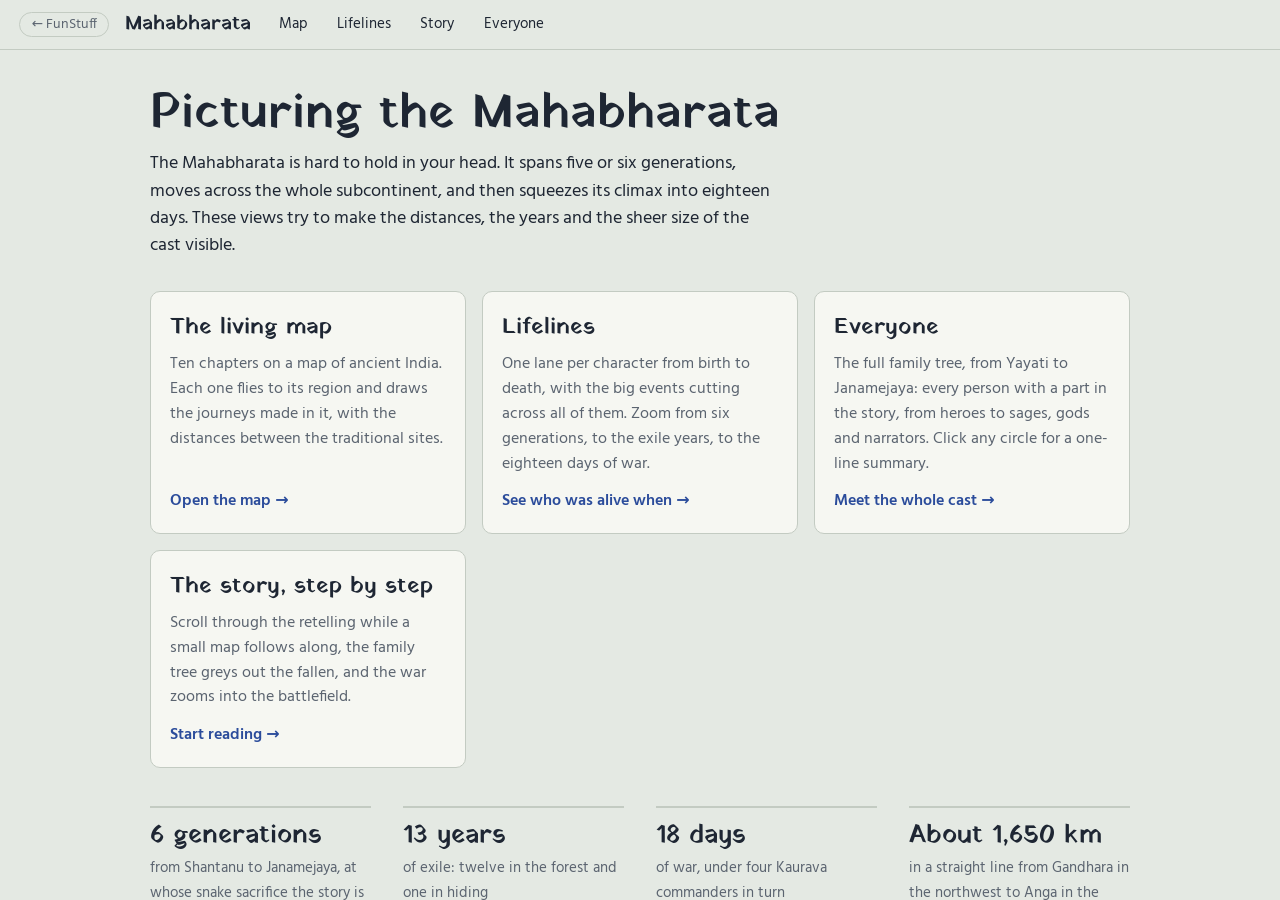
<file: mahabharata/index.html>
<!doctype html>
<html lang="en">
<head>
<meta charset="utf-8">
<meta name="viewport" content="width=device-width, initial-scale=1, viewport-fit=cover">
<title>Mahabharata Explorer</title>
<meta name="description" content="Three ways to picture the Mahabharata's geography and timescale: a living map, generational lifelines, and a scroll-through story.">
<link rel="preconnect" href="https://fonts.googleapis.com">
<link rel="preconnect" href="https://fonts.gstatic.com" crossorigin>
<link href="https://fonts.googleapis.com/css2?family=Hind:wght@400;500;600&family=Yatra+One&display=swap" rel="stylesheet">
<link rel="stylesheet" href="css/style.css">
</head>
<body>
<div class="page">
  <header class="topnav">
    <a class="home" href="../">← FunStuff</a>
    <a class="brand" href="./" aria-current="page">Mahabharata</a>
    <nav aria-label="Views"><a href="map.html">Map</a><a href="lifelines.html">Lifelines</a><a href="story.html">Story</a><a href="family.html">Everyone</a></nav>
  </header>
  <main class="view overview">
    <div class="inner">
      <h1>Picturing the Mahabharata</h1>
      <p class="lede">The Mahabharata is hard to hold in your head. It spans five or six generations, moves across the whole subcontinent, and then squeezes its climax into eighteen days. These views try to make the distances, the years and the sheer size of the cast visible.</p>
      <div class="views">
        <a class="viewcard" href="map.html">
          <h2>The living map</h2>
          <p>Ten chapters on a map of ancient India. Each one flies to its region and draws the journeys made in it, with the distances between the traditional sites.</p>
          <span class="go">Open the map →</span>
        </a>
        <a class="viewcard" href="lifelines.html">
          <h2>Lifelines</h2>
          <p>One lane per character from birth to death, with the big events cutting across all of them. Zoom from six generations, to the exile years, to the eighteen days of war.</p>
          <span class="go">See who was alive when →</span>
        </a>
        <a class="viewcard" href="family.html">
          <h2>Everyone</h2>
          <p>The full family tree, from Yayati to Janamejaya: every person with a part in the story, from heroes to sages, gods and narrators. Click any circle for a one-line summary.</p>
          <span class="go">Meet the whole cast →</span>
        </a>
        <a class="viewcard" href="story.html">
          <h2>The story, step by step</h2>
          <p>Scroll through the retelling while a small map follows along, the family tree greys out the fallen, and the war zooms into the battlefield.</p>
          <span class="go">Start reading →</span>
        </a>
      </div>
      <div class="scale">
        <div><b>6 generations</b><span>from Shantanu to Janamejaya, at whose snake sacrifice the story is first told</span></div>
        <div><b>13 years</b><span>of exile: twelve in the forest and one in hiding</span></div>
        <div><b>18 days</b><span>of war, under four Kaurava commanders in turn</span></div>
        <div><b>About 1,650 km</b><span>in a straight line from Gandhara in the northwest to Anga in the east, the reach of the story’s alliances</span></div>
      </div>
      <p class="caveat">Sites are traditional identifications, not archaeological certainties; ages and spans are approximate reconstructions; versions of the epic differ. All retellings here are original, not quoted from any translation.</p>
    </div>
  </main>
</div>
<script src="js/common.js"></script>
</body>
</html>
</file>
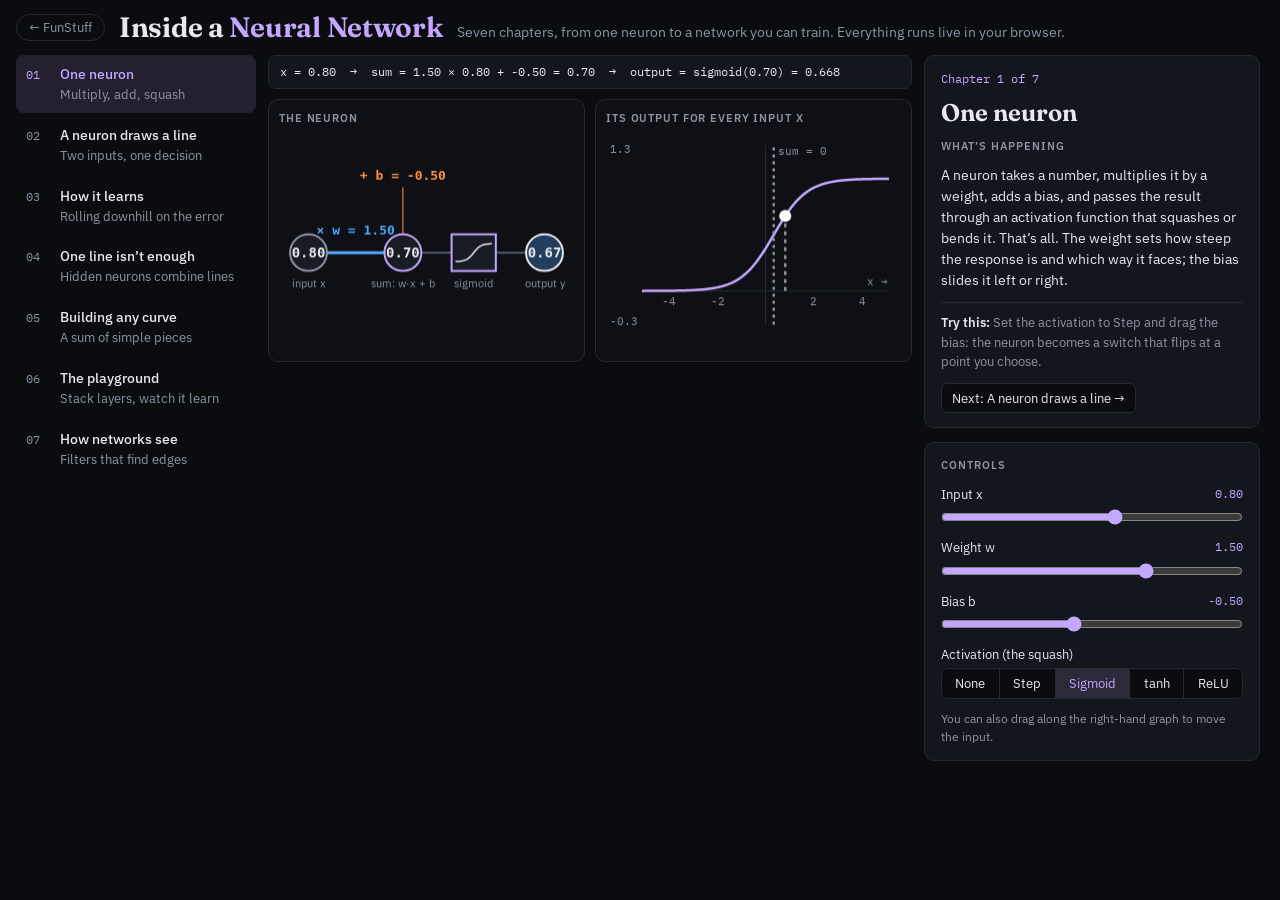
<file: neural/index.html>
<!doctype html>
<html lang="en">
<head>
<meta charset="utf-8">
<meta name="viewport" content="width=device-width, initial-scale=1, viewport-fit=cover">
<title>Inside a Neural Network</title>
<meta name="description" content="Seven interactive chapters that build a neural network from a single neuron up to a trainable playground and convolution, all running live in your browser.">
<link rel="preconnect" href="https://fonts.googleapis.com">
<link rel="stylesheet" href="https://fonts.googleapis.com/css2?family=Fraunces:opsz,wght@9..144,500;9..144,650&family=IBM+Plex+Mono:wght@400;500&family=IBM+Plex+Sans:wght@400;500;600&display=swap">
<style>
/* Layout: numbered chapter list | live figures | explanation and controls; stacks on phones.
   Single dark theme to match the other FunStuff sites. Blue = positive, orange = negative throughout. */
:root {
  --ink: #0b0c10;
  --panel: #14161d;
  --line: #262935;
  --fg: #e9e8f0;
  --muted: #8f93a6;
  --accent: #c4a7ff;
  --accent-soft: rgba(196, 167, 255, 0.13);
  --pos: #4fa8ff;
  --neg: #ff9147;
  --display: "Fraunces", Georgia, serif;
  --body: "IBM Plex Sans", system-ui, -apple-system, "Segoe UI", sans-serif;
  --mono: "IBM Plex Mono", ui-monospace, Menlo, Consolas, monospace;
  color-scheme: dark;
}
html, body { height: 100%; }
body { margin: 0; background: var(--ink); color: var(--fg); font-family: var(--body); font-size: 14px; line-height: 1.5; }
* { box-sizing: border-box; }
[hidden] { display: none !important; }
button, input, select { font: inherit; color: inherit; }
:focus-visible { outline: 2px solid var(--accent); outline-offset: 2px; }

.app {
  height: 100%;
  display: grid;
  grid-template-columns: 240px minmax(0, 1fr) 340px;
  grid-template-rows: auto minmax(0, 1fr);
  gap: 12px;
  padding-block: 12px;
  padding-left: max(16px, env(safe-area-inset-left, 0px));
  padding-right: max(16px, env(safe-area-inset-right, 0px));
}
header { grid-column: 1 / -1; display: flex; align-items: baseline; gap: 14px; flex-wrap: wrap; }
header h1 { font-family: var(--display); font-weight: 650; font-size: 28px; line-height: 1.1; margin: 0; letter-spacing: -0.01em; }
header h1 em { color: var(--accent); font-style: normal; }
header p { margin: 0; color: var(--muted); }
.back { color: var(--muted); text-decoration: none; font-size: 12.5px; border: 1px solid var(--line); border-radius: 999px; padding: 3px 12px; align-self: center; }
.back:hover { color: var(--accent); border-color: var(--accent); }

.catalog { overflow-y: auto; min-height: 0; display: flex; flex-direction: column; gap: 3px; counter-reset: ch; }
.item { display: grid; grid-template-columns: 26px 1fr; column-gap: 8px; background: none; border: 0; border-radius: 8px; padding: 9px 10px; text-align: left; cursor: pointer; }
.item:hover { background: var(--panel); }
.item .n { grid-row: span 2; font-family: var(--mono); font-size: 12px; color: var(--muted); padding-top: 2px; font-variant-numeric: tabular-nums; }
.item b { font-weight: 500; }
.item span:last-child { font-size: 12.5px; color: var(--muted); }
.item[aria-current="true"] { background: var(--accent-soft); }
.item[aria-current="true"] b, .item[aria-current="true"] .n { color: var(--accent); }

.stage { min-height: 0; overflow-y: auto; display: flex; flex-direction: column; gap: 10px; }
.status { font-family: var(--mono); font-size: 12px; color: var(--fg); background: var(--panel); border: 1px solid var(--line); border-radius: 8px; padding: 7px 11px; font-variant-numeric: tabular-nums; white-space: pre-wrap; min-height: 34px; }
.panes { display: grid; grid-template-columns: repeat(auto-fit, minmax(300px, 1fr)); gap: 10px; align-items: start; }
.pane { margin: 0; background: #0f1015; border: 1px solid var(--line); border-radius: 10px; padding: 10px; display: flex; flex-direction: column; gap: 6px; min-width: 0; }
.pane.wide { grid-column: 1 / -1; }
.pane figcaption { font-size: 11px; font-weight: 600; letter-spacing: 0.08em; text-transform: uppercase; color: var(--muted); }
.pane canvas { width: 100%; display: block; border-radius: 6px; touch-action: none; }

.panel { overflow-y: auto; min-height: 0; display: flex; flex-direction: column; gap: 14px; padding-right: 4px; }
.card { background: var(--panel); border: 1px solid var(--line); border-radius: 10px; padding: 14px 16px; display: flex; flex-direction: column; gap: 11px; }
.card h2 { font-family: var(--display); font-weight: 650; font-size: 24px; line-height: 1.15; margin: 0; text-wrap: balance; }
.card h4 { margin: 0; font-size: 11px; font-weight: 600; letter-spacing: 0.09em; text-transform: uppercase; color: var(--muted); }
.card p { margin: 0; }
.eyebrow { font-family: var(--mono); font-size: 12px; color: var(--accent); }
.tip { font-size: 13px; color: var(--muted); border-top: 1px solid var(--line); padding-top: 10px; }
.tip b { color: var(--fg); font-weight: 600; }
.legend { display: flex; gap: 14px; font-size: 12px; color: var(--muted); }
.legend i { display: inline-block; width: 10px; height: 10px; border-radius: 50%; margin-right: 5px; vertical-align: -1px; }

.ctl { display: flex; flex-direction: column; gap: 3px; }
.ctl label { display: flex; justify-content: space-between; gap: 8px; font-size: 13px; }
.ctl output { font-family: var(--mono); font-size: 12px; color: var(--accent); font-variant-numeric: tabular-nums; }
input[type="range"] { width: 100%; accent-color: var(--accent); margin: 2px 0; }
.row { display: flex; flex-wrap: wrap; gap: 6px; }
.btn { background: var(--ink); border: 1px solid var(--line); border-radius: 6px; padding: 5px 10px; cursor: pointer; font-size: 12.5px; }
.btn:hover { border-color: var(--accent); color: var(--accent); }
.btn.primary { background: var(--accent); border-color: var(--accent); color: #1a1030; font-weight: 600; }
.btn.primary:hover { filter: brightness(1.08); color: #1a1030; }
.seg { display: flex; flex-wrap: wrap; border: 1px solid var(--line); border-radius: 7px; overflow: hidden; }
.seg button { flex: 1 1 auto; background: var(--ink); border: 0; border-right: 1px solid var(--line); padding: 5px 8px; cursor: pointer; font-size: 12.5px; }
.seg button:last-child { border-right: 0; }
.seg button[aria-pressed="true"] { background: var(--accent-soft); color: var(--accent); }
.check { display: flex; align-items: center; gap: 8px; font-size: 13px; cursor: pointer; }
.check input { accent-color: var(--accent); }
.small { font-size: 12px; color: var(--muted); }
.kernel { display: grid; grid-template-columns: repeat(3, 1fr); gap: 6px; }
.kernel input { width: 100%; background: var(--ink); border: 1px solid var(--line); border-radius: 6px; padding: 8px 4px; text-align: center; font-family: var(--mono); font-size: 14px; }

@media (max-width: 1150px) { .app { grid-template-columns: 210px minmax(0, 1fr) 300px; } }
@media (max-width: 900px) {
  html, body { height: auto; }
  .app { height: auto; grid-template-columns: minmax(0, 1fr); grid-template-rows: auto; }
  .catalog { flex-direction: row; overflow-x: auto; padding-bottom: 4px; }
  .item { border: 1px solid var(--line); white-space: nowrap; }
  .item span:last-child { display: none; }
  .stage { overflow: visible; }
  .panes { grid-template-columns: minmax(0, 1fr); }
}
</style>
</head>
<body>
<div class="app">
  <header>
    <a class="back" href="../">← FunStuff</a>
    <h1>Inside a <em>Neural Network</em></h1>
    <p>Seven chapters, from one neuron to a network you can train. Everything runs live in your browser.</p>
  </header>
  <nav class="catalog" id="catalog" aria-label="Chapters"></nav>
  <main class="stage" id="stage">
    <div class="status" id="status" aria-live="polite"></div>
    <div class="panes" id="panes"></div>
  </main>
  <aside class="panel">
    <section class="card" id="info"></section>
    <section class="card" id="controls"></section>
  </aside>
</div>

<script>
// ---------- dom helpers ----------
const $ = s => document.querySelector(s);
function h(tag, attrs = {}, ...kids) {
  const e = document.createElement(tag);
  for (const [k, v] of Object.entries(attrs)) {
    if (k === 'class') e.className = v;
    else if (k === 'html') e.innerHTML = v;
    else if (k.startsWith('on')) e.addEventListener(k.slice(2), v);
    else if (v !== false && v != null) e.setAttribute(k, v === true ? '' : v);
  }
  for (const k of kids.flat()) if (k != null) e.append(k.nodeType ? k : document.createTextNode(k));
  return e;
}
function slider({ id, label, min, max, step, value, fmt = v => v, oninput }) {
  const out = h('output', {}, fmt(value));
  const inp = h('input', { type: 'range', id, min, max, step });
  inp.value = value;
  inp.addEventListener('input', () => { const v = parseFloat(inp.value); out.textContent = fmt(v); oninput(v); });
  const wrap = h('div', { class: 'ctl' }, h('label', { for: id }, h('span', {}, label), out), inp);
  wrap.set = v => { inp.value = v; out.textContent = fmt(v); };
  return wrap;
}
function check({ id, label, checked, onchange }) {
  return h('label', { class: 'check' }, h('input', { type: 'checkbox', id, checked, onchange: e => onchange(e.target.checked) }), label);
}
function seg({ label, options, value, onchange }) {
  const wrap = h('div', { class: 'seg', role: 'group', 'aria-label': label });
  const set = v => { for (const b of wrap.children) b.setAttribute('aria-pressed', b.dataset.v === String(v) ? 'true' : 'false'); };
  for (const [v, text] of options) wrap.append(h('button', { 'data-v': v, onclick: () => { set(v); onchange(v); } }, text));
  set(value);
  const c = h('div', { class: 'ctl' }, label ? h('label', {}, h('span', {}, label)) : null, wrap);
  c.set = set;
  return c;
}
const buttons = list => h('div', { class: 'row' }, list.map(([text, fn, primary, id]) => h('button', { class: primary ? 'btn primary' : 'btn', onclick: fn, id }, text)));
const status = t => { const s = $('#status'); if (s.textContent !== t) s.textContent = t; };
const clamp = (v, a, b) => Math.max(a, Math.min(b, v));
const lerp = (a, b, t) => a + (b - a) * t;
const DPR = Math.min(window.devicePixelRatio || 1, 2);

// ---------- colors ----------
const C = { bg: '#0f1015', fg: '#e9e8f0', muted: '#8f93a6', line: '#262935', accent: '#c4a7ff', pos: '#4fa8ff', neg: '#ff9147' };
const BG = [15, 16, 21], POS = [79, 168, 255], NEG = [255, 145, 71];
function valColor(v, k = 1) {
  v = clamp(v, -1, 1); const c = v >= 0 ? POS : NEG, t = Math.abs(v) * k;
  return [BG[0] + (c[0] - BG[0]) * t, BG[1] + (c[1] - BG[1]) * t, BG[2] + (c[2] - BG[2]) * t];
}
const rgb = c => `rgb(${c.map(Math.round).join(',')})`;
const wColor = w => w >= 0 ? C.pos : C.neg;

// ---------- seeded randomness ----------
function rng(seed) { let s = seed >>> 0 || 1; return () => { s ^= s << 13; s >>>= 0; s ^= s >> 17; s ^= s << 5; s >>>= 0; return s / 4294967296; }; }
const gauss = r => Math.sqrt(-2 * Math.log(r() + 1e-12)) * Math.cos(2 * Math.PI * r());

// ---------- activation functions ----------
const ACT = {
  none: { f: z => z, d: () => 1, label: 'none' },
  linear: { f: z => z, d: () => 1, label: 'linear' },
  step: { f: z => z > 0 ? 1 : 0, d: () => 0, label: 'step' },
  sigmoid: { f: z => 1 / (1 + Math.exp(-z)), d: (z, a) => a * (1 - a), label: 'sigmoid' },
  tanh: { f: Math.tanh, d: (z, a) => 1 - a * a, label: 'tanh' },
  relu: { f: z => z > 0 ? z : 0, d: z => z > 0 ? 1 : 0, label: 'ReLU' },
};

// ---------- a tiny multilayer network with backpropagation and Adam ----------
class MLP {
  constructor(sizes, act = 'tanh', out = 'sigmoid', seed = 1) {
    this.sizes = sizes; this.act = act; this.out = out; this.steps = 0;
    const r = rng(seed);
    this.W = []; this.B = []; this.m = []; this.v = [];
    for (let l = 1; l < sizes.length; l++) {
      const ni = sizes[l - 1], no = sizes[l], hidden = l < sizes.length - 1;
      const sc = act === 'relu' && hidden ? Math.sqrt(2 / ni) : Math.sqrt(1 / ni);
      const W = new Float64Array(no * ni); for (let i = 0; i < W.length; i++) W[i] = gauss(r) * sc;
      this.W.push(W); this.B.push(new Float64Array(no).fill(act === 'relu' && hidden ? 0.05 : 0));
      this.m.push([new Float64Array(no * ni), new Float64Array(no)]); this.v.push([new Float64Array(no * ni), new Float64Array(no)]);
    }
  }
  fn(l) { return l === this.sizes.length - 1 ? this.out : this.act; }
  forward(x) {
    const A = [Float64Array.from(x)], Z = [null];
    for (let l = 1; l < this.sizes.length; l++) {
      const ni = this.sizes[l - 1], no = this.sizes[l], W = this.W[l - 1], B = this.B[l - 1], prev = A[l - 1], f = ACT[this.fn(l)].f;
      const z = new Float64Array(no), a = new Float64Array(no);
      for (let o = 0; o < no; o++) { let s = B[o]; for (let i = 0; i < ni; i++) s += W[o * ni + i] * prev[i]; z[o] = s; a[o] = f(s); }
      Z.push(z); A.push(a);
    }
    return { A, Z };
  }
  predict(x) { const { A } = this.forward(x); return A[A.length - 1][0]; }
  // One full-batch step. X: inputs, Y: targets. Returns mean loss.
  train(X, Y, lr) {
    const L = this.sizes.length - 1, gW = this.W.map(w => new Float64Array(w.length)), gB = this.B.map(b => new Float64Array(b.length));
    let loss = 0;
    for (let n = 0; n < X.length; n++) {
      const { A, Z } = this.forward(X[n]), y = Y[n], out = A[L];
      let delta = new Float64Array(out.length);
      for (let o = 0; o < out.length; o++) {
        const a = out[o], t = Array.isArray(y) ? y[o] : y;
        delta[o] = a - t;   // sigmoid + cross-entropy and linear + squared error share this gradient
        loss += this.out === 'sigmoid' ? -(t * Math.log(a + 1e-9) + (1 - t) * Math.log(1 - a + 1e-9)) : 0.5 * (a - t) ** 2;
      }
      for (let l = L; l >= 1; l--) {
        const ni = this.sizes[l - 1], no = this.sizes[l], W = this.W[l - 1], prev = A[l - 1], gw = gW[l - 1], gb = gB[l - 1];
        for (let o = 0; o < no; o++) { gb[o] += delta[o]; for (let i = 0; i < ni; i++) gw[o * ni + i] += delta[o] * prev[i]; }
        if (l > 1) {
          const d = ACT[this.act].d, nd = new Float64Array(ni);
          for (let i = 0; i < ni; i++) { let s = 0; for (let o = 0; o < no; o++) s += W[o * ni + i] * delta[o]; nd[i] = s * d(Z[l - 1][i], A[l - 1][i]); }
          delta = nd;
        }
      }
    }
    this.steps++;
    const b1 = 0.9, b2 = 0.999, t = this.steps, c1 = 1 - b1 ** t, c2 = 1 - b2 ** t, N = X.length;
    const upd = (P, G, M, V) => { for (let i = 0; i < P.length; i++) { const g = G[i] / N; M[i] = b1 * M[i] + (1 - b1) * g; V[i] = b2 * V[i] + (1 - b2) * g * g; P[i] -= lr * (M[i] / c1) / (Math.sqrt(V[i] / c2) + 1e-8); } };
    for (let l = 0; l < L; l++) { upd(this.W[l], gW[l], this.m[l][0], this.v[l][0]); upd(this.B[l], gB[l], this.m[l][1], this.v[l][1]); }
    return loss / X.length;
  }
}

// ---------- datasets in the square [-1, 1]² ----------
const DATASETS = [['blobs', 'Two blobs'], ['xor', 'XOR'], ['circle', 'Circle'], ['spiral', 'Spiral']];
function makeData(kind, n, noise, seed) {
  const r = rng(seed), pts = [];
  for (let i = 0; i < n; i++) {
    let x, y, c;
    if (kind === 'blobs') { c = i % 2; const m = c ? 0.42 : -0.42; x = m + gauss(r) * (0.17 + noise * 0.6); y = m + gauss(r) * (0.17 + noise * 0.6); }
    else if (kind === 'xor') { x = r() * 1.8 - 0.9; y = r() * 1.8 - 0.9; if (Math.abs(x) < 0.08) x += Math.sign(x || 1) * 0.08; if (Math.abs(y) < 0.08) y += Math.sign(y || 1) * 0.08; c = x * y > 0 ? 1 : 0; x += gauss(r) * noise * 0.4; y += gauss(r) * noise * 0.4; }
    else if (kind === 'circle') { c = i % 2; const rad = c ? r() * 0.45 : 0.62 + r() * 0.3, t = r() * Math.PI * 2; x = rad * Math.cos(t) + gauss(r) * noise * 0.4; y = rad * Math.sin(t) + gauss(r) * noise * 0.4; }
    else { c = i % 2; const k = (i >> 1) / (n / 2), rad = 0.08 + k * 0.85, t = k * 1.75 * Math.PI * 2 + c * Math.PI; x = rad * Math.cos(t) + gauss(r) * noise * 0.3; y = rad * Math.sin(t) + gauss(r) * noise * 0.3; }
    pts.push({ x: clamp(x, -0.98, 0.98), y: clamp(y, -0.98, 0.98), c });
  }
  return pts;
}

// ---------- figure panes ----------
const panes = [];
function pane(title, aspect = 1, { wide = false } = {}) {
  const c = h('canvas', { style: `aspect-ratio:${aspect}` });
  const el = h('figure', { class: 'pane' + (wide ? ' wide' : '') }, h('figcaption', {}, title), c);
  $('#panes').append(el);
  const p = { el, c, ctx: c.getContext('2d'), w: 1, h: 1 };
  p.fit = () => {
    const r = c.getBoundingClientRect(), W = Math.max(1, Math.round(r.width * DPR)), H = Math.max(1, Math.round(r.height * DPR));
    if (c.width !== W || c.height !== H) { c.width = W; c.height = H; }
    p.w = r.width || 1; p.h = r.height || 1; p.ctx.setTransform(DPR, 0, 0, DPR, 0, 0);
  };
  p.local = e => { const r = c.getBoundingClientRect(); return [e.clientX - r.left, e.clientY - r.top]; };
  p.clear = () => { p.ctx.fillStyle = C.bg; p.ctx.fillRect(0, 0, p.w, p.h); };
  panes.push(p); p.fit();
  return p;
}
// Pointer dragging on a pane: fn(x, y, event, phase)
function drag(p, fn) {
  let on = false;
  p.c.addEventListener('pointerdown', e => { on = true; p.c.setPointerCapture(e.pointerId); fn(...p.local(e), e, 'down'); });
  p.c.addEventListener('pointermove', e => { if (on) fn(...p.local(e), e, 'move'); else fn(...p.local(e), e, 'hover'); });
  const end = e => { if (on) { on = false; fn(...p.local(e), e, 'up'); } };
  p.c.addEventListener('pointerup', end); p.c.addEventListener('pointercancel', end);
  p.c.addEventListener('pointerleave', e => { if (!on) fn(...p.local(e), e, 'leave'); });
}

// Square plot area inside a pane for the [-1,1]² plane
function planeBox(p, pad = 8) { const s = Math.min(p.w, p.h) - pad * 2; return { x0: (p.w - s) / 2, y0: (p.h - s) / 2, s }; }
const toPx = (b, x, y) => [b.x0 + (x + 1) / 2 * b.s, b.y0 + (1 - y) / 2 * b.s];
const fromPx = (b, px, py) => [(px - b.x0) / b.s * 2 - 1, 1 - (py - b.y0) / b.s * 2];
// Heatmap of f(x, y) in [-1, 1] over the plane, rendered small and smoothed up
const heatCanvas = document.createElement('canvas');
function heatmap(p, f, res = 64, k = 0.8) {
  heatCanvas.width = res; heatCanvas.height = res;
  const hc = heatCanvas.getContext('2d'), img = hc.createImageData(res, res);
  for (let j = 0; j < res; j++) for (let i = 0; i < res; i++) {
    const x = (i + 0.5) / res * 2 - 1, y = 1 - (j + 0.5) / res * 2, c = valColor(f(x, y), k), q = (j * res + i) * 4;
    img.data[q] = c[0]; img.data[q + 1] = c[1]; img.data[q + 2] = c[2]; img.data[q + 3] = 255;
  }
  hc.putImageData(img, 0, 0);
  const b = planeBox(p); p.ctx.imageSmoothingEnabled = true; p.ctx.drawImage(heatCanvas, b.x0, b.y0, b.s, b.s);
  p.ctx.strokeStyle = C.line; p.ctx.lineWidth = 1; p.ctx.strokeRect(b.x0, b.y0, b.s, b.s);
  return b;
}
function dots(p, b, pts, { hollow = false, r = 4.2 } = {}) {
  const ctx = p.ctx;
  for (const d of pts) {
    const [x, y] = toPx(b, d.x, d.y);
    ctx.beginPath(); ctx.arc(x, y, r, 0, Math.PI * 2);
    ctx.fillStyle = d.c ? C.pos : C.neg; ctx.strokeStyle = '#ffffff';
    ctx.lineWidth = hollow ? 1.6 : 1;
    if (hollow) { ctx.globalAlpha = 0.9; ctx.stroke(); ctx.globalAlpha = 1; } else { ctx.fill(); ctx.globalAlpha = 0.85; ctx.stroke(); ctx.globalAlpha = 1; }
  }
}
// Line chart of one or more series
function lineChart(p, series, { ymin = 0, ymax = null, label = 'loss', log = false } = {}) {
  const ctx = p.ctx; p.clear();
  const L = 34, R = 10, T = 10, B = 22, W = p.w - L - R, H = p.h - T - B;
  // On a log scale, small late improvements stay visible next to the large starting error
  if (log) series = series.map(s => ({ ...s, data: s.data.map(v => Math.log10(Math.max(v, 1e-4))) }));
  const all = series.flatMap(s => s.data);
  if (log) { ymin = Math.floor(Math.min(...all, 0)); ymax = Math.max(ymin + 1, Math.ceil(Math.max(...all))); }
  const top = ymax ?? Math.max(0.05, ...all) * 1.08;
  ctx.strokeStyle = C.line; ctx.lineWidth = 1; ctx.beginPath(); ctx.moveTo(L, T); ctx.lineTo(L, T + H); ctx.lineTo(L + W, T + H); ctx.stroke();
  ctx.fillStyle = C.muted; ctx.font = '10.5px "IBM Plex Mono", monospace';
  ctx.fillText(log ? `1e${top}` : top.toFixed(2), 2, T + 8); ctx.fillText(log ? `1e${ymin}` : ymin.toFixed(0), 2, T + H);
  ctx.fillText(label, L + 6, T + 10); ctx.fillText('training steps →', L + W - 104, T + H + 16);
  for (const s of series) {
    if (s.data.length < 2) continue;
    ctx.strokeStyle = s.color; ctx.lineWidth = 2; ctx.beginPath();
    s.data.forEach((v, i) => { const x = L + i / (s.data.length - 1) * W, y = T + H - clamp((v - ymin) / (top - ymin), 0, 1) * H; i ? ctx.lineTo(x, y) : ctx.moveTo(x, y); });
    ctx.stroke();
  }
}
const pushHist = (arr, v, max = 400) => { arr.push(v); if (arr.length > max) { for (let i = 0; i < arr.length / 2; i++) arr.splice(i, 1); } };

// Network diagram with a small picture inside every neuron showing what it responds to over the plane
function drawNetwork(p, net, { inputs = ['x₁', 'x₂'], feats = null, res = 18 } = {}) {
  const ctx = p.ctx; p.clear();
  const S = net.sizes, cols = S.length, pad = 26, colW = (p.w - pad * 2) / Math.max(1, cols - 1);
  const maxN = Math.max(...S), cell = clamp(Math.min((p.h - 30) / maxN - 10, colW * 0.42, 54), 14, 54);
  const pos = S.map((n, l) => Array.from({ length: n }, (_, i) => [pad + l * colW, p.h / 2 + (i - (n - 1) / 2) * (cell + 10)]));
  // Edges
  for (let l = 1; l < cols; l++) {
    const ni = S[l - 1], W = net.W[l - 1], maxW = Math.max(0.5, ...Array.from(W, Math.abs));
    for (let o = 0; o < S[l]; o++) for (let i = 0; i < ni; i++) {
      const w = W[o * ni + i], [x1, y1] = pos[l - 1][i], [x2, y2] = pos[l][o];
      ctx.strokeStyle = wColor(w); ctx.globalAlpha = clamp(0.15 + Math.abs(w) / maxW * 0.8, 0.1, 0.95);
      ctx.lineWidth = clamp(Math.abs(w) / maxW * 4, 0.5, 4);
      ctx.beginPath(); ctx.moveTo(x1 + cell / 2, y1); ctx.bezierCurveTo((x1 + x2) / 2, y1, (x1 + x2) / 2, y2, x2 - cell / 2, y2); ctx.stroke();
    }
  }
  ctx.globalAlpha = 1;
  // Neuron pictures
  const grids = S.map(n => Array.from({ length: n }, () => new Float64Array(res * res)));
  for (let j = 0; j < res; j++) for (let i = 0; i < res; i++) {
    const x = (i + 0.5) / res * 2 - 1, y = 1 - (j + 0.5) / res * 2, { A } = net.forward(feats ? feats(x, y) : [x, y]);
    for (let l = 0; l < cols; l++) for (let k = 0; k < S[l]; k++) grids[l][k][j * res + i] = A[l][k];
  }
  heatCanvas.width = res; heatCanvas.height = res; const hc = heatCanvas.getContext('2d');
  for (let l = 0; l < cols; l++) for (let k = 0; k < S[l]; k++) {
    const g = grids[l][k], fnName = l === 0 ? 'in' : net.fn(l);
    let scale = 1, shift = 0;
    if (fnName === 'sigmoid') { scale = 2; shift = -1; }
    else if (fnName === 'relu' || fnName === 'in' || fnName === 'linear') { const m = Math.max(1e-6, ...Array.from(g, Math.abs)); scale = 1 / m; }
    const img = hc.createImageData(res, res);
    for (let q = 0; q < g.length; q++) { const c = valColor(g[q] * scale + shift, 0.95); img.data[q * 4] = c[0]; img.data[q * 4 + 1] = c[1]; img.data[q * 4 + 2] = c[2]; img.data[q * 4 + 3] = 255; }
    hc.putImageData(img, 0, 0);
    const [cx, cy] = pos[l][k];
    ctx.imageSmoothingEnabled = true; ctx.drawImage(heatCanvas, cx - cell / 2, cy - cell / 2, cell, cell);
    ctx.strokeStyle = l === cols - 1 ? C.accent : '#3a3e4e'; ctx.lineWidth = l === cols - 1 ? 2 : 1; ctx.strokeRect(cx - cell / 2, cy - cell / 2, cell, cell);
  }
  ctx.fillStyle = C.muted; ctx.font = '11px "IBM Plex Mono", monospace'; ctx.textAlign = 'center';
  pos[0].forEach(([x, y], i) => ctx.fillText(inputs[i] || '', x, y + cell / 2 + 12));
  ctx.fillText('input', pos[0][0][0], 14);
  if (cols > 2) ctx.fillText(cols > 3 ? 'hidden layers' : 'hidden layer', (pos[1][0][0] + pos[cols - 2][0][0]) / 2, 14);
  ctx.fillText('output', pos[cols - 1][0][0], 14);
  ctx.textAlign = 'left';
}

// ======================================================================
// Chapter 1. One neuron: multiply, add, squash
// ======================================================================
function chapterNeuron() {
  const o = { x: 0.8, w: 1.5, b: -0.5, act: 'sigmoid' };
  const dia = pane('The neuron', 1.35), plot = pane('Its output for every input x', 1.35);
  const z = () => o.w * o.x + o.b, y = () => ACT[o.act].f(z());
  const yRange = () => o.act === 'none' ? [-6, 6] : o.act === 'relu' ? [-1, 6] : [-0.3, 1.3].map((v, i) => o.act === 'tanh' ? [-1.3, 1.3][i] : v);
  function node(ctx, x, y, r, fill, stroke, text, sub) {
    ctx.beginPath(); ctx.arc(x, y, r, 0, Math.PI * 2); ctx.fillStyle = fill; ctx.fill(); ctx.strokeStyle = stroke; ctx.lineWidth = 2; ctx.stroke();
    ctx.fillStyle = C.fg; ctx.textAlign = 'center'; ctx.font = '600 14px "IBM Plex Mono", monospace'; ctx.fillText(text, x, y + 5);
    if (sub) { ctx.fillStyle = C.muted; ctx.font = '11px "IBM Plex Sans", sans-serif'; ctx.fillText(sub, x, y + r + 16); }
    ctx.textAlign = 'left';
  }
  function drawDia() {
    const p = dia, ctx = p.ctx; p.clear();
    const W = p.w, H = p.h, cy = H * 0.55, r = Math.min(28, W / 16);
    const xs = [W * 0.1, W * 0.42, W * 0.66, W * 0.9];
    // weight edge
    ctx.strokeStyle = wColor(o.w); ctx.lineWidth = clamp(Math.abs(o.w) * 2, 1, 9);
    ctx.beginPath(); ctx.moveTo(xs[0] + r, cy); ctx.lineTo(xs[1] - r, cy); ctx.stroke();
    ctx.fillStyle = wColor(o.w); ctx.font = '600 13px "IBM Plex Mono", monospace'; ctx.textAlign = 'center';
    ctx.fillText(`× w = ${o.w.toFixed(2)}`, (xs[0] + xs[1]) / 2, cy - 18);
    // bias
    ctx.strokeStyle = wColor(o.b); ctx.lineWidth = clamp(Math.abs(o.b) * 2, 1, 7);
    ctx.beginPath(); ctx.moveTo(xs[1], cy - H * 0.3); ctx.lineTo(xs[1], cy - r); ctx.stroke();
    ctx.fillStyle = wColor(o.b); ctx.fillText(`+ b = ${o.b.toFixed(2)}`, xs[1], cy - H * 0.3 - 8);
    // to activation and output
    ctx.strokeStyle = '#555a6c'; ctx.lineWidth = 2;
    ctx.beginPath(); ctx.moveTo(xs[1] + r, cy); ctx.lineTo(xs[2] - r * 1.2, cy); ctx.moveTo(xs[2] + r * 1.2, cy); ctx.lineTo(xs[3] - r, cy); ctx.stroke();
    node(ctx, xs[0], cy, r, '#1a1c25', C.muted, o.x.toFixed(2), 'input x');
    node(ctx, xs[1], cy, r, '#1a1c25', C.accent, z().toFixed(2), 'sum: w·x + b');
    // activation box with a mini curve
    const bw = r * 2.4, bx = xs[2] - bw / 2, by = cy - r;
    ctx.fillStyle = '#1a1c25'; ctx.fillRect(bx, by, bw, r * 2); ctx.strokeStyle = C.accent; ctx.lineWidth = 2; ctx.strokeRect(bx, by, bw, r * 2);
    ctx.strokeStyle = C.fg; ctx.lineWidth = 1.5; ctx.beginPath();
    const [lo, hi] = yRange();
    for (let i = 0; i <= 40; i++) { const t = -5 + i / 4, v = ACT[o.act].f(t), px = bx + 4 + i / 40 * (bw - 8), py = by + r * 2 - 4 - clamp((v - lo) / (hi - lo), 0, 1) * (r * 2 - 8); i ? ctx.lineTo(px, py) : ctx.moveTo(px, py); }
    ctx.stroke();
    ctx.fillStyle = C.muted; ctx.font = '11px "IBM Plex Sans", sans-serif'; ctx.textAlign = 'center';
    ctx.fillText(o.act === 'none' ? 'no squashing' : `${ACT[o.act].label}`, xs[2], cy + r + 16);
    const yv = y(), oc = valColor(o.act === 'sigmoid' || o.act === 'step' ? yv * 2 - 1 : clamp(yv / 3, -1, 1), 0.9);
    node(ctx, xs[3], cy, r, rgb(oc), C.fg, yv.toFixed(2), 'output y');
    ctx.textAlign = 'left';
  }
  const PX = { L: 36, R: 12, T: 12, B: 26 };
  const sx = x => PX.L + (x + 5) / 10 * (plot.w - PX.L - PX.R);
  const sy = v => { const [lo, hi] = yRange(); return plot.h - PX.B - (v - lo) / (hi - lo) * (plot.h - PX.T - PX.B); };
  function drawPlot() {
    const p = plot, ctx = p.ctx; p.clear();
    const [lo, hi] = yRange();
    ctx.strokeStyle = C.line; ctx.lineWidth = 1; ctx.beginPath();
    ctx.moveTo(sx(-5), sy(0)); ctx.lineTo(sx(5), sy(0)); ctx.moveTo(sx(0), sy(lo)); ctx.lineTo(sx(0), sy(hi)); ctx.stroke();
    ctx.fillStyle = C.muted; ctx.font = '10.5px "IBM Plex Mono", monospace';
    for (const t of [-4, -2, 2, 4]) ctx.fillText(t, sx(t) - 5, sy(0) + 14);
    ctx.fillText(hi.toFixed(1), 4, sy(hi) + 8); ctx.fillText(lo.toFixed(1), 4, sy(lo));
    ctx.fillText('x →', p.w - 34, sy(0) - 6);
    ctx.strokeStyle = C.accent; ctx.lineWidth = 2.5; ctx.beginPath();
    for (let i = 0; i <= 400; i++) { const x = -5 + i / 40, v = ACT[o.act].f(o.w * x + o.b), py = clamp(sy(v), -50, p.h + 50); i ? ctx.lineTo(sx(x), py) : ctx.moveTo(sx(x), py); }
    ctx.stroke();
    // where the sum crosses zero
    if (Math.abs(o.w) > 1e-3) { const x0 = -o.b / o.w; if (x0 > -5 && x0 < 5) { ctx.setLineDash([3, 4]); ctx.strokeStyle = C.muted; ctx.beginPath(); ctx.moveTo(sx(x0), sy(lo)); ctx.lineTo(sx(x0), sy(hi)); ctx.stroke(); ctx.setLineDash([]); ctx.fillStyle = C.muted; ctx.fillText('sum = 0', sx(x0) + 4, PX.T + 10); } }
    // probe
    const px = sx(o.x), py = sy(y());
    ctx.setLineDash([4, 4]); ctx.strokeStyle = '#ffffff88'; ctx.beginPath(); ctx.moveTo(px, sy(0)); ctx.lineTo(px, py); ctx.stroke(); ctx.setLineDash([]);
    ctx.fillStyle = '#fff'; ctx.beginPath(); ctx.arc(px, py, 6, 0, Math.PI * 2); ctx.fill();
  }
  const redraw = () => { drawDia(); drawPlot(); status(`x = ${o.x.toFixed(2)}  →  sum = ${o.w.toFixed(2)} × ${o.x.toFixed(2)} + ${o.b.toFixed(2)} = ${z().toFixed(2)}  →  output = ${ACT[o.act].label}(${z().toFixed(2)}) = ${y().toFixed(3)}`); };
  let xs;
  drag(plot, (px, py, e, ph) => { if (ph === 'down' || ph === 'move') { o.x = clamp((px - PX.L) / (plot.w - PX.L - PX.R) * 10 - 5, -5, 5); xs?.set(+o.x.toFixed(2)); redraw(); } });
  return {
    redraw,
    ui: () => [
      (xs = slider({ id: 'x', label: 'Input x', min: -5, max: 5, step: 0.01, value: o.x, fmt: v => (+v).toFixed(2), oninput: v => { o.x = v; redraw(); } })),
      slider({ id: 'w', label: 'Weight w', min: -4, max: 4, step: 0.01, value: o.w, fmt: v => (+v).toFixed(2), oninput: v => { o.w = v; redraw(); } }),
      slider({ id: 'b', label: 'Bias b', min: -4, max: 4, step: 0.01, value: o.b, fmt: v => (+v).toFixed(2), oninput: v => { o.b = v; redraw(); } }),
      seg({ label: 'Activation (the squash)', options: [['none', 'None'], ['step', 'Step'], ['sigmoid', 'Sigmoid'], ['tanh', 'tanh'], ['relu', 'ReLU']], value: o.act, onchange: v => { o.act = v; redraw(); } }),
      h('p', { class: 'small' }, 'You can also drag along the right-hand graph to move the input.'),
    ],
  };
}

// ======================================================================
// Chapter 2. Two inputs: a neuron draws a straight line
// ======================================================================
function chapterLine() {
  const o = { w1: 1.4, w2: -0.6, b: 0.2, act: 'sigmoid', px: 0.35, py: 0.55, seed: 7 };
  let data = makeData('blobs', 60, 0.05, o.seed);
  const dia = pane('The neuron', 1.2), plane = pane('What it says about every point', 1);
  const out = (x, y) => ACT[o.act].f(o.w1 * x + o.w2 * y + o.b);
  function drawPlane() {
    const p = plane, ctx = p.ctx; p.clear();
    const b = heatmap(p, (x, y) => out(x, y) * 2 - 1, 64, 0.55);
    // boundary: w1 x + w2 y + b = 0
    ctx.save(); ctx.beginPath(); ctx.rect(b.x0, b.y0, b.s, b.s); ctx.clip();
    if (Math.abs(o.w1) + Math.abs(o.w2) > 1e-3) {
      const pts = Math.abs(o.w2) > Math.abs(o.w1) ? [-1.2, 1.2].map(x => [x, -(o.w1 * x + o.b) / o.w2]) : [-1.2, 1.2].map(y => [-(o.w2 * y + o.b) / o.w1, y]);
      ctx.strokeStyle = '#ffffff'; ctx.lineWidth = 2; ctx.setLineDash([7, 5]); ctx.beginPath(); ctx.moveTo(...toPx(b, ...pts[0])); ctx.lineTo(...toPx(b, ...pts[1])); ctx.stroke(); ctx.setLineDash([]);
      // weight vector arrow from the line's closest point to the origin
      const n2 = o.w1 * o.w1 + o.w2 * o.w2, fx = -o.b * o.w1 / n2, fy = -o.b * o.w2 / n2, L = 0.28 / Math.sqrt(n2);
      ctx.strokeStyle = C.accent; ctx.fillStyle = C.accent; ctx.lineWidth = 2;
      const [ax, ay] = toPx(b, fx, fy), [bx, by] = toPx(b, fx + o.w1 * L, fy + o.w2 * L);
      ctx.beginPath(); ctx.moveTo(ax, ay); ctx.lineTo(bx, by); ctx.stroke();
      const ang = Math.atan2(by - ay, bx - ax); ctx.beginPath(); ctx.moveTo(bx, by); ctx.lineTo(bx - 9 * Math.cos(ang - 0.4), by - 9 * Math.sin(ang - 0.4)); ctx.lineTo(bx - 9 * Math.cos(ang + 0.4), by - 9 * Math.sin(ang + 0.4)); ctx.fill();
    }
    ctx.restore();
    dots(p, b, data);
    const [qx, qy] = toPx(b, o.px, o.py);
    ctx.strokeStyle = '#fff'; ctx.lineWidth = 2.5; ctx.beginPath(); ctx.arc(qx, qy, 9, 0, Math.PI * 2); ctx.stroke();
    ctx.beginPath(); ctx.moveTo(qx - 13, qy); ctx.lineTo(qx + 13, qy); ctx.moveTo(qx, qy - 13); ctx.lineTo(qx, qy + 13); ctx.stroke();
  }
  function drawDia() {
    const p = dia, ctx = p.ctx; p.clear();
    const W = p.w, H = p.h, r = Math.min(26, W / 17), ys = [H * 0.33, H * 0.72], cx = W * 0.5, cy = H * 0.52, ox = W * 0.86;
    const ins = [[o.px, o.w1, 'x₁'], [o.py, o.w2, 'x₂']];
    ins.forEach(([v, w, nm], i) => {
      ctx.strokeStyle = wColor(w); ctx.lineWidth = clamp(Math.abs(w) * 2, 1, 9);
      ctx.beginPath(); ctx.moveTo(W * 0.12 + r, ys[i]); ctx.lineTo(cx - r, cy); ctx.stroke();
      ctx.fillStyle = wColor(w); ctx.font = '600 12.5px "IBM Plex Mono", monospace'; ctx.textAlign = 'center';
      ctx.fillText(`× ${w.toFixed(2)}`, (W * 0.12 + cx) / 2, (ys[i] + cy) / 2 + (i ? 18 : -10));
      ctx.beginPath(); ctx.arc(W * 0.12, ys[i], r, 0, Math.PI * 2); ctx.fillStyle = '#1a1c25'; ctx.fill(); ctx.strokeStyle = C.muted; ctx.lineWidth = 2; ctx.stroke();
      ctx.fillStyle = C.fg; ctx.font = '600 13px "IBM Plex Mono", monospace'; ctx.fillText(v.toFixed(2), W * 0.12, ys[i] + 5);
      ctx.fillStyle = C.muted; ctx.font = '11px "IBM Plex Sans", sans-serif'; ctx.fillText(nm, W * 0.12, ys[i] + r + 15);
    });
    ctx.strokeStyle = wColor(o.b); ctx.lineWidth = clamp(Math.abs(o.b) * 2, 1, 7); ctx.beginPath(); ctx.moveTo(cx, cy - H * 0.3); ctx.lineTo(cx, cy - r); ctx.stroke();
    ctx.fillStyle = wColor(o.b); ctx.font = '600 12.5px "IBM Plex Mono", monospace'; ctx.fillText(`+ ${o.b.toFixed(2)}`, cx, cy - H * 0.3 - 7);
    const zv = o.w1 * o.px + o.w2 * o.py + o.b, yv = ACT[o.act].f(zv);
    ctx.strokeStyle = '#555a6c'; ctx.lineWidth = 2; ctx.beginPath(); ctx.moveTo(cx + r, cy); ctx.lineTo(ox - r, cy); ctx.stroke();
    ctx.beginPath(); ctx.arc(cx, cy, r, 0, Math.PI * 2); ctx.fillStyle = '#1a1c25'; ctx.fill(); ctx.strokeStyle = C.accent; ctx.stroke();
    ctx.fillStyle = C.fg; ctx.font = '600 13px "IBM Plex Mono", monospace'; ctx.fillText(zv.toFixed(2), cx, cy + 5);
    ctx.fillStyle = C.muted; ctx.font = '11px "IBM Plex Sans", sans-serif'; ctx.fillText('sum', cx, cy + r + 15);
    ctx.fillText(ACT[o.act].label, (cx + ox) / 2, cy - 8);
    ctx.beginPath(); ctx.arc(ox, cy, r, 0, Math.PI * 2); ctx.fillStyle = rgb(valColor(yv * 2 - 1, 0.9)); ctx.fill(); ctx.strokeStyle = C.fg; ctx.stroke();
    ctx.fillStyle = C.fg; ctx.font = '600 13px "IBM Plex Mono", monospace'; ctx.fillText(yv.toFixed(2), ox, cy + 5);
    ctx.fillStyle = C.muted; ctx.font = '11px "IBM Plex Sans", sans-serif'; ctx.fillText(yv > 0.5 ? 'says blue' : 'says orange', ox, cy + r + 15);
    ctx.textAlign = 'left';
  }
  const acc = () => data.filter(d => (out(d.x, d.y) > 0.5 ? 1 : 0) === d.c).length / data.length;
  const redraw = () => { drawPlane(); drawDia(); status(`the dashed line is where w₁x₁ + w₂x₂ + b = 0 · the purple arrow is the direction (w₁, w₂) · dots sorted correctly: ${Math.round(acc() * 100)}%`); };
  drag(plane, (px, py, e, ph) => { if (ph === 'down' || ph === 'move') { const b = planeBox(plane); [o.px, o.py] = fromPx(b, px, py).map(v => clamp(v, -1, 1)); redraw(); } });
  const sliders = {};
  return {
    redraw,
    ui: () => [
      (sliders.w1 = slider({ id: 'w1', label: 'Weight w₁', min: -4, max: 4, step: 0.01, value: o.w1, fmt: v => (+v).toFixed(2), oninput: v => { o.w1 = v; redraw(); } })),
      (sliders.w2 = slider({ id: 'w2', label: 'Weight w₂', min: -4, max: 4, step: 0.01, value: o.w2, fmt: v => (+v).toFixed(2), oninput: v => { o.w2 = v; redraw(); } })),
      (sliders.b = slider({ id: 'b2', label: 'Bias b', min: -3, max: 3, step: 0.01, value: o.b, fmt: v => (+v).toFixed(2), oninput: v => { o.b = v; redraw(); } })),
      seg({ label: 'Activation', options: [['step', 'Step'], ['sigmoid', 'Sigmoid']], value: o.act, onchange: v => { o.act = v; redraw(); } }),
      buttons([['New dots', () => { o.seed++; data = makeData('blobs', 60, 0.05, o.seed); redraw(); }], ['Show me a good answer', () => { Object.assign(o, { w1: 3, w2: 3, b: 0 }); for (const k of ['w1', 'w2', 'b']) sliders[k].set(o[k]); redraw(); }]]),
      h('p', { class: 'small' }, 'Drag the crosshair on the right to feed the neuron any point and watch the numbers.'),
    ],
  };
}

// ======================================================================
// Chapter 3. Learning: rolling downhill on the error surface
// ======================================================================
function chapterLearn() {
  const o = { lr: 1, playing: false, add: 1, seed: 3, speed: 12 };
  let data = makeData('blobs', 50, 0.12, o.seed);
  let w1, w2, b, path, hist, acc = 0, land = null, landB = null, landDirty = true;
  const sig = z => 1 / (1 + Math.exp(-z));
  const lossAt = (a1, a2, bb) => { let L = 0; for (const d of data) { const p = sig(a1 * d.x + a2 * d.y + bb); L -= d.c ? Math.log(p + 1e-9) : Math.log(1 - p + 1e-9); } return L / data.length; };
  const reset = (s1 = -4.5, s2 = 3.5, sb = 0) => { w1 = s1; w2 = s2; b = sb; path = [[w1, w2]]; hist = [lossAt(w1, w2, b)]; landDirty = true; };
  reset();
  function step() {
    let g1 = 0, g2 = 0, gb = 0;
    for (const d of data) { const e = sig(w1 * d.x + w2 * d.y + b) - d.c; g1 += e * d.x; g2 += e * d.y; gb += e; }
    const n = data.length; w1 -= o.lr * g1 / n; w2 -= o.lr * g2 / n; b -= o.lr * gb / n;
    w1 = clamp(w1, -40, 40); w2 = clamp(w2, -40, 40); b = clamp(b, -40, 40);
    path.push([w1, w2]); if (path.length > 2000) path.shift();
    pushHist(hist, lossAt(w1, w2, b));
    acc = data.filter(d => (sig(w1 * d.x + w2 * d.y + b) > 0.5 ? 1 : 0) === d.c).length / n;
  }
  const plane = pane('The neuron’s line, as it learns', 1), lands = pane('The error surface: error for every (w₁, w₂)', 1), chart = pane('Error over time', 2.2, { wide: true });
  const WR = 9;   // landscape shows w in [-WR, WR]
  function drawPlane() {
    const p = plane, ctx = p.ctx; p.clear();
    const bx = heatmap(p, (x, y) => sig(w1 * x + w2 * y + b) * 2 - 1, 56, 0.55);
    dots(p, bx, data);
  }
  const landCanvas = document.createElement('canvas');
  function buildLand() {
    const R = 70; landCanvas.width = R; landCanvas.height = R; const lc = landCanvas.getContext('2d'), img = lc.createImageData(R, R);
    const vals = new Float64Array(R * R); let lo = Infinity, hi = -Infinity;
    for (let j = 0; j < R; j++) for (let i = 0; i < R; i++) { const a1 = (i + 0.5) / R * 2 * WR - WR, a2 = WR - (j + 0.5) / R * 2 * WR, L = Math.log(lossAt(a1, a2, b) + 0.02); vals[j * R + i] = L; lo = Math.min(lo, L); hi = Math.max(hi, L); }
    for (let q = 0; q < vals.length; q++) {
      const t = (vals[q] - lo) / (hi - lo), band = (Math.floor(t * 14) % 2) * 0.06;
      const k = 1 - t;   // bright = low error
      img.data[q * 4] = 30 + 200 * k * k + band * 255; img.data[q * 4 + 1] = 22 + 170 * k * k * k + band * 200; img.data[q * 4 + 2] = 60 + 190 * k + band * 255; img.data[q * 4 + 3] = 255;
    }
    lc.putImageData(img, 0, 0); landB = b; landDirty = false;
  }
  function drawLand() {
    const p = lands, ctx = p.ctx; p.clear();
    if (landDirty || Math.abs(landB - b) > 0.25) buildLand();
    const bx = planeBox(p, 22);
    ctx.imageSmoothingEnabled = true; ctx.drawImage(landCanvas, bx.x0, bx.y0, bx.s, bx.s);
    const toL = (a1, a2) => [bx.x0 + (a1 + WR) / (2 * WR) * bx.s, bx.y0 + (WR - a2) / (2 * WR) * bx.s];
    ctx.strokeStyle = '#ffffff'; ctx.lineWidth = 2; ctx.beginPath(); path.forEach((q, i) => { const [x, y] = toL(clamp(q[0], -WR, WR), clamp(q[1], -WR, WR)); i ? ctx.lineTo(x, y) : ctx.moveTo(x, y); }); ctx.stroke();
    const [cx, cy] = toL(clamp(w1, -WR, WR), clamp(w2, -WR, WR));
    ctx.fillStyle = C.neg; ctx.beginPath(); ctx.arc(cx, cy, 6.5, 0, Math.PI * 2); ctx.fill(); ctx.strokeStyle = '#fff'; ctx.stroke();
    ctx.fillStyle = C.muted; ctx.font = '10.5px "IBM Plex Mono", monospace';
    ctx.fillText('w₁ →', bx.x0 + bx.s - 30, bx.y0 + bx.s + 15); ctx.fillText('w₂ ↑', bx.x0 - 20, bx.y0 - 8);
    ctx.fillText('bright = small error', bx.x0, bx.y0 + bx.s + 15);
  }
  const redraw = () => {
    drawPlane(); drawLand(); lineChart(chart, [{ data: hist, color: C.accent }], { label: 'error (cross-entropy)' });
    status(`step ${hist.length - 1} · w₁ = ${w1.toFixed(2)}, w₂ = ${w2.toFixed(2)}, b = ${b.toFixed(2)} · error ${hist[hist.length - 1].toFixed(3)} · correct ${Math.round(acc * 100)}%${o.playing ? '' : ' · paused'}`);
  };
  drag(lands, (px, py, e, ph) => { if (ph !== 'down') return; const bx = planeBox(lands, 22); const a1 = (px - bx.x0) / bx.s * 2 * WR - WR, a2 = WR - (py - bx.y0) / bx.s * 2 * WR; if (Math.abs(a1) <= WR && Math.abs(a2) <= WR) { reset(a1, a2, b); redraw(); } });
  drag(plane, (px, py, e, ph) => { if (ph !== 'down') return; const bx = planeBox(plane); const [x, y] = fromPx(bx, px, py); if (Math.abs(x) <= 1 && Math.abs(y) <= 1) { data.push({ x, y, c: e.shiftKey ? 1 - o.add : o.add }); landDirty = true; hist.push(lossAt(w1, w2, b)); redraw(); } });
  let acc_t = 0, playBtn;
  const setPlay = v => { o.playing = v; if (playBtn) playBtn.textContent = v ? 'Pause' : 'Play'; };
  return {
    redraw,
    tick(dt) { if (!o.playing) return; acc_t += dt * o.speed; let n = 0; while (acc_t >= 1 && n < 50) { step(); acc_t -= 1; n++; } if (n) redraw(); },
    ui: () => {
      const bt = buttons([['Play', () => setPlay(!o.playing), true, 'play'], ['One step', () => { step(); redraw(); }], ['Start somewhere random', () => { const r = Math.random; reset(r() * 16 - 8, r() * 16 - 8, r() * 2 - 1); redraw(); }]]);
      playBtn = bt.querySelector('#play'); setPlay(o.playing);
      return [
        bt,
        slider({ id: 'lr', label: 'Learning rate (step size)', min: -2, max: 1.6, step: 0.01, value: Math.log10(o.lr), fmt: v => (10 ** v).toFixed(2), oninput: v => { o.lr = 10 ** v; } }),
        slider({ id: 'spd', label: 'Steps per second', min: 1, max: 60, step: 1, value: o.speed, fmt: v => `${v}`, oninput: v => { o.speed = v; } }),
        seg({ label: 'Clicking the dots chart adds', options: [[1, 'Blue dots'], [0, 'Orange dots']], value: o.add, onchange: v => { o.add = +v; } }),
        buttons([['New dots', () => { o.seed++; data = makeData('blobs', 50, 0.12, o.seed); reset(w1, w2, b); redraw(); }]]),
        h('p', { class: 'small' }, 'Click anywhere on the error surface to start the neuron from those weights. Click the dots chart to add a dot; hold Shift for the other color.'),
      ];
    },
  };
}

// ======================================================================
// Chapter 4. One line isn't enough: add a hidden layer
// ======================================================================
function chapterHidden() {
  const o = { data: 'xor', hidden: 3, act: 'tanh', lr: 0.03, playing: true, seed: 11 };
  let data, net, hist, frame = 0;
  const X = () => data.map(d => [d.x, d.y]), Y = () => data.map(d => d.c);
  const rebuild = () => { data = makeData(o.data, 120, 0.05, o.seed); net = new MLP(o.hidden ? [2, o.hidden, 1] : [2, 1], o.act, 'sigmoid', o.seed * 7 + o.hidden); hist = []; };
  rebuild();
  const plane = pane('What the whole network says', 1), dia = pane('Inside: each square shows what one neuron responds to', 1.25), chart = pane('Error over time', 2.4, { wide: true });
  const acc = () => data.filter(d => (net.predict([d.x, d.y]) > 0.5 ? 1 : 0) === d.c).length / data.length;
  const redraw = () => {
    plane.clear(); const b = heatmap(plane, (x, y) => net.predict([x, y]) * 2 - 1, 56, 0.6); dots(plane, b, data);
    drawNetwork(dia, net);
    lineChart(chart, [{ data: hist, color: C.accent }], { label: 'error' });
    status(`${o.hidden ? `${o.hidden} hidden neuron${o.hidden > 1 ? 's' : ''}` : 'no hidden layer: just one neuron'} · step ${net.steps} · correct ${Math.round(acc() * 100)}%${o.playing ? '' : ' · paused'}`);
  };
  let playBtn; const setPlay = v => { o.playing = v; if (playBtn) playBtn.textContent = v ? 'Pause' : 'Play'; };
  return {
    redraw,
    tick() { if (!o.playing) return; let L = 0; for (let i = 0; i < 4; i++) L = net.train(X(), Y(), o.lr); pushHist(hist, L); if (++frame % 2 === 0) redraw(); },
    ui: () => {
      const bt = buttons([['Pause', () => setPlay(!o.playing), true, 'play'], ['Start over', () => { o.seed++; net = new MLP(o.hidden ? [2, o.hidden, 1] : [2, 1], o.act, 'sigmoid', o.seed * 7); hist = []; redraw(); }]]);
      playBtn = bt.querySelector('#play'); setPlay(o.playing);
      return [
        seg({ label: 'Dots', options: [['blobs', 'Two blobs'], ['xor', 'XOR'], ['circle', 'Circle']], value: o.data, onchange: v => { o.data = v; rebuild(); redraw(); } }),
        slider({ id: 'hid', label: 'Hidden neurons', min: 0, max: 8, step: 1, value: o.hidden, fmt: v => +v === 0 ? 'none' : `${v}`, oninput: v => { o.hidden = v; rebuild(); redraw(); } }),
        seg({ label: 'Hidden activation', options: [['tanh', 'tanh'], ['relu', 'ReLU'], ['sigmoid', 'Sigmoid']], value: o.act, onchange: v => { o.act = v; rebuild(); redraw(); } }),
        slider({ id: 'lr4', label: 'Learning rate', min: -3, max: -0.5, step: 0.01, value: Math.log10(o.lr), fmt: v => (10 ** v).toFixed(3), oninput: v => { o.lr = 10 ** v; } }),
        bt,
        h('div', { class: 'legend' }, h('span', {}, h('i', { style: `background:${C.pos}` }), 'positive'), h('span', {}, h('i', { style: `background:${C.neg}` }), 'negative')),
        h('p', { class: 'small' }, 'Lines between neurons are weights: blue positive, orange negative, thicker means larger.'),
      ];
    },
  };
}

// ======================================================================
// Chapter 5. Building any curve out of bent lines
// ======================================================================
function chapterCurves() {
  const o = { target: 'wave', hidden: 8, act: 'relu', lr: 0.02, pieces: true, playing: true, seed: 5 };
  const N = 64, xs = Array.from({ length: N }, (_, i) => -1 + 2 * i / (N - 1));
  const TARGETS = { wave: x => 0.75 * Math.sin(3.2 * x), step: x => x > 0.1 ? 0.65 : -0.55, bump: x => 1.3 * Math.exp(-x * x / 0.06) - 0.5, vee: x => 1.5 * Math.abs(x) - 0.75 };
  let ys = xs.map(TARGETS.wave), net, hist, frame = 0;
  const rebuild = () => { net = new MLP([1, o.hidden, 1], o.act, 'linear', o.seed + o.hidden * 13); hist = []; };
  rebuild();
  const plot = pane('Target (dots) and the network’s curve (purple)', 1.7, { wide: true }), chart = pane('Error over time', 2.4, { wide: true });
  const P = { L: 30, R: 12, T: 12, B: 24 }, YR = 1.5;
  const sx = x => P.L + (x + 1) / 2 * (plot.w - P.L - P.R), sy = y => P.T + (YR - y) / (2 * YR) * (plot.h - P.T - P.B);
  const inv = (px, py) => [(px - P.L) / (plot.w - P.L - P.R) * 2 - 1, YR - (py - P.T) / (plot.h - P.T - P.B) * 2 * YR];
  function drawPlot() {
    const p = plot, ctx = p.ctx; p.clear();
    ctx.strokeStyle = C.line; ctx.lineWidth = 1; ctx.beginPath(); ctx.moveTo(sx(-1), sy(0)); ctx.lineTo(sx(1), sy(0)); ctx.moveTo(sx(0), sy(-YR)); ctx.lineTo(sx(0), sy(YR)); ctx.stroke();
    // Each hidden neuron's contribution: output weight × activation
    const H = o.hidden, W1 = net.W[0], B1 = net.B[0], W2 = net.W[1], B2 = net.B[1][0];
    if (o.pieces) for (let j = 0; j < H; j++) {
      ctx.strokeStyle = wColor(W2[j]); ctx.globalAlpha = 0.55; ctx.lineWidth = 1.3; ctx.beginPath();
      for (let i = 0; i <= 120; i++) { const x = -1 + i / 60, v = W2[j] * ACT[o.act].f(W1[j] * x + B1[j]); const py = clamp(sy(v), -20, p.h + 20); i ? ctx.lineTo(sx(x), py) : ctx.moveTo(sx(x), py); }
      ctx.stroke();
      // the bend point of a ReLU piece
      if (o.act === 'relu' && Math.abs(W1[j]) > 1e-6) { const xb = -B1[j] / W1[j]; if (xb > -1 && xb < 1) { ctx.globalAlpha = 0.9; ctx.fillStyle = wColor(W2[j]); ctx.beginPath(); ctx.arc(sx(xb), sy(0), 3, 0, Math.PI * 2); ctx.fill(); } }
    }
    ctx.globalAlpha = 1;
    ctx.fillStyle = '#ffffff'; for (let i = 0; i < N; i++) { ctx.beginPath(); ctx.arc(sx(xs[i]), sy(ys[i]), 2.6, 0, Math.PI * 2); ctx.fill(); }
    ctx.strokeStyle = C.accent; ctx.lineWidth = 3; ctx.beginPath();
    for (let i = 0; i <= 200; i++) { const x = -1 + i / 100, v = net.predict([x]); i ? ctx.lineTo(sx(x), sy(v)) : ctx.moveTo(sx(x), sy(v)); }
    ctx.stroke();
    ctx.fillStyle = C.muted; ctx.font = '10.5px "IBM Plex Mono", monospace';
    ctx.fillText(o.target === 'draw' ? 'drag on this chart to draw your own target' : '', P.L + 6, P.T + 12);
  }
  const redraw = () => {
    drawPlot(); lineChart(chart, [{ data: hist, color: C.accent }], { label: 'error (log scale)', log: true });
    status(`${o.hidden} hidden neurons (${ACT[o.act].label}) · step ${net.steps} · error ${(hist[hist.length - 1] ?? 0).toFixed(4)} · the purple curve is the sum of the thin pieces plus one constant${o.playing ? '' : ' · paused'}`);
  };
  let last = null;
  drag(plot, (px, py, e, ph) => {
    if (o.target !== 'draw') return;
    if (ph === 'up' || ph === 'leave' || ph === 'hover') { last = null; return; }
    const [x, y] = inv(px, py), yy = clamp(y, -YR + 0.05, YR - 0.05), i = Math.round((clamp(x, -1, 1) + 1) / 2 * (N - 1));
    if (last) { const [i0, y0] = last, lo = Math.min(i0, i), hi = Math.max(i0, i); for (let k = lo; k <= hi; k++) ys[k] = hi === lo ? yy : lerp(y0, yy, (k - i0) / (i - i0)); } else ys[i] = yy;
    last = [i, yy]; redraw();
  });
  let playBtn; const setPlay = v => { o.playing = v; if (playBtn) playBtn.textContent = v ? 'Pause' : 'Play'; };
  return {
    redraw,
    tick() { if (!o.playing) return; let L = 0; const X = xs.map(x => [x]); for (let i = 0; i < 10; i++) L = net.train(X, ys, o.lr); pushHist(hist, L); if (++frame % 2 === 0) redraw(); },
    ui: () => {
      const bt = buttons([['Pause', () => setPlay(!o.playing), true, 'play'], ['Start over', () => { o.seed++; rebuild(); redraw(); }]]);
      playBtn = bt.querySelector('#play'); setPlay(o.playing);
      return [
        seg({ label: 'Target curve', options: [['wave', 'Wave'], ['step', 'Step'], ['bump', 'Bump'], ['vee', 'V'], ['draw', 'Draw your own']], value: o.target, onchange: v => { o.target = v; if (v !== 'draw') ys = xs.map(TARGETS[v]); rebuild(); redraw(); } }),
        slider({ id: 'h5', label: 'Hidden neurons', min: 1, max: 24, step: 1, value: o.hidden, fmt: v => `${v}`, oninput: v => { o.hidden = v; rebuild(); redraw(); } }),
        seg({ label: 'Activation', options: [['relu', 'ReLU'], ['tanh', 'tanh'], ['sigmoid', 'Sigmoid']], value: o.act, onchange: v => { o.act = v; rebuild(); redraw(); } }),
        check({ id: 'pieces', label: 'Show each neuron’s piece', checked: o.pieces, onchange: v => { o.pieces = v; redraw(); } }),
        slider({ id: 'lr5', label: 'Learning rate', min: -3, max: -0.7, step: 0.01, value: Math.log10(o.lr), fmt: v => (10 ** v).toFixed(3), oninput: v => { o.lr = 10 ** v; } }),
        bt,
      ];
    },
  };
}

// ======================================================================
// Chapter 6. The playground: stack layers and watch it learn
// ======================================================================
function chapterPlayground() {
  const o = { data: 'spiral', noise: 0.05, layers: 2, width: 6, act: 'tanh', lr: 0.02, feats: false, test: true, playing: true, seed: 21 };
  let train, test, net, histTr, histTe, frame = 0;
  const featFn = (x, y) => o.feats ? [x, y, x * x, y * y, x * y] : [x, y];
  const rebuildNet = () => { net = new MLP([o.feats ? 5 : 2, ...Array(o.layers).fill(o.width), 1], o.act, 'sigmoid', o.seed); histTr = []; histTe = []; };
  const rebuildData = () => { const all = makeData(o.data, 400, o.noise, o.seed * 3 + 1); train = all.filter((_, i) => i % 10 < 7); test = all.filter((_, i) => i % 10 >= 7); };
  rebuildData(); rebuildNet();
  const dia = pane('The network', 1.5, { wide: true }), plane = pane('Its answer for every point', 1), chart = pane('Error: training (purple) and unseen test dots (white)', 1.3);
  const lossOn = pts => { let L = 0; for (const d of pts) { const p = net.predict(featFn(d.x, d.y)); L -= d.c ? Math.log(p + 1e-9) : Math.log(1 - p + 1e-9); } return L / pts.length; };
  const accOn = pts => pts.filter(d => (net.predict(featFn(d.x, d.y)) > 0.5 ? 1 : 0) === d.c).length / pts.length;
  const redraw = () => {
    plane.clear(); const b = heatmap(plane, (x, y) => net.predict(featFn(x, y)) * 2 - 1, 60, 0.6);
    dots(plane, b, train); if (o.test) dots(plane, b, test, { hollow: true });
    drawNetwork(dia, net, { inputs: o.feats ? ['x₁', 'x₂', 'x₁²', 'x₂²', 'x₁x₂'] : ['x₁', 'x₂'], feats: featFn, res: 16 });
    lineChart(chart, [{ data: histTr, color: C.accent }, { data: histTe, color: '#ffffff' }], { label: 'error (log scale)', log: true });
    status(`${o.layers} hidden layer${o.layers === 1 ? '' : 's'} × ${o.width} neurons · step ${net.steps} · training error ${(histTr[histTr.length - 1] ?? 0).toFixed(3)} · test error ${(histTe[histTe.length - 1] ?? 0).toFixed(3)} · test dots correct ${Math.round(accOn(test) * 100)}%${o.playing ? '' : ' · paused'}`);
  };
  let playBtn; const setPlay = v => { o.playing = v; if (playBtn) playBtn.textContent = v ? 'Pause' : 'Play'; };
  return {
    redraw,
    tick() {
      if (!o.playing) return;
      const X = train.map(d => featFn(d.x, d.y)), Y = train.map(d => d.c);
      let L = 0; for (let i = 0; i < 3; i++) L = net.train(X, Y, o.lr);
      pushHist(histTr, L); pushHist(histTe, lossOn(test));
      if (++frame % 3 === 0) redraw();
    },
    ui: () => {
      const bt = buttons([['Pause', () => setPlay(!o.playing), true, 'play'], ['New starting weights', () => { o.seed++; rebuildNet(); redraw(); }], ['New dots', () => { o.seed++; rebuildData(); rebuildNet(); redraw(); }]]);
      playBtn = bt.querySelector('#play'); setPlay(o.playing);
      return [
        seg({ label: 'Dots', options: DATASETS, value: o.data, onchange: v => { o.data = v; rebuildData(); rebuildNet(); redraw(); } }),
        slider({ id: 'noise', label: 'Noise', min: 0, max: 0.5, step: 0.01, value: o.noise, fmt: v => (+v).toFixed(2), oninput: v => { o.noise = v; rebuildData(); rebuildNet(); redraw(); } }),
        slider({ id: 'layers', label: 'Hidden layers', min: 0, max: 4, step: 1, value: o.layers, fmt: v => `${v}`, oninput: v => { o.layers = v; rebuildNet(); redraw(); } }),
        slider({ id: 'width', label: 'Neurons per layer', min: 1, max: 8, step: 1, value: o.width, fmt: v => `${v}`, oninput: v => { o.width = v; rebuildNet(); redraw(); } }),
        seg({ label: 'Activation', options: [['tanh', 'tanh'], ['relu', 'ReLU'], ['sigmoid', 'Sigmoid'], ['linear', 'None']], value: o.act, onchange: v => { o.act = v; rebuildNet(); redraw(); } }),
        slider({ id: 'lr6', label: 'Learning rate', min: -3, max: -0.5, step: 0.01, value: Math.log10(o.lr), fmt: v => (10 ** v).toFixed(3), oninput: v => { o.lr = 10 ** v; } }),
        check({ id: 'feats', label: 'Give it extra inputs: x₁², x₂², x₁x₂', checked: o.feats, onchange: v => { o.feats = v; rebuildNet(); redraw(); } }),
        check({ id: 'test', label: 'Show the unseen test dots (hollow)', checked: o.test, onchange: v => { o.test = v; redraw(); } }),
        bt,
      ];
    },
  };
}

// ======================================================================
// Chapter 7. Convolution: how image networks look for edges
// ======================================================================
function chapterConv() {
  const N = 26, M = N - 2, P = M / 2;
  const KERNELS = {
    'Vertical edges': [-1, 0, 1, -2, 0, 2, -1, 0, 1],
    'Horizontal edges': [-1, -2, -1, 0, 0, 0, 1, 2, 1],
    'Outline': [-1, -1, -1, -1, 8, -1, -1, -1, -1],
    'Blur': [1 / 9, 1 / 9, 1 / 9, 1 / 9, 1 / 9, 1 / 9, 1 / 9, 1 / 9, 1 / 9],
    'Sharpen': [0, -1, 0, -1, 5, -1, 0, -1, 0],
    'Diagonal': [2, -1, -1, -1, 2, -1, -1, -1, 2],
  };
  let K = KERNELS['Vertical edges'].slice(), img = new Float64Array(N * N), hover = null, anim = { on: false, k: 0 };
  function sample(kind) {
    img.fill(0);
    const line = (x0, y0, x1, y1, w = 1.4) => { for (let t = 0; t <= 1; t += 0.005) { const x = lerp(x0, x1, t), y = lerp(y0, y1, t); paint(x, y, w); } };
    if (kind === 'seven') { line(6, 6, 20, 6); line(20, 6, 11, 21); line(9, 13, 17, 13, 1); }
    else if (kind === 'ring') { for (let a = 0; a < Math.PI * 2; a += 0.01) paint(13 + 7 * Math.cos(a), 13 + 7 * Math.sin(a), 1.4); }
    else if (kind === 'house') { line(6, 12, 13, 5); line(13, 5, 20, 12); line(7, 12, 7, 21); line(19, 12, 19, 21); line(7, 21, 19, 21); }
  }
  function paint(cx, cy, r = 1.3, v = 1) {
    for (let y = Math.floor(cy - r - 1); y <= cy + r + 1; y++) for (let x = Math.floor(cx - r - 1); x <= cx + r + 1; x++) {
      if (x < 0 || y < 0 || x >= N || y >= N) continue;
      const d = Math.hypot(x + 0.5 - cx, y + 0.5 - cy), a = clamp(r + 0.5 - d, 0, 1) * v;
      img[y * N + x] = v > 0 ? Math.max(img[y * N + x], a) : Math.min(img[y * N + x], 1 + v * clamp(r + 0.5 - d, 0, 1));
    }
  }
  sample('seven');
  const conv = () => { const f = new Float64Array(M * M); for (let y = 0; y < M; y++) for (let x = 0; x < M; x++) { let s = 0; for (let j = 0; j < 3; j++) for (let i = 0; i < 3; i++) s += img[(y + j) * N + x + i] * K[j * 3 + i]; f[y * M + x] = s; } return f; };
  const relu = f => f.map(v => Math.max(0, v));
  const pool = f => { const p = new Float64Array(P * P); for (let y = 0; y < P; y++) for (let x = 0; x < P; x++) p[y * P + x] = Math.max(f[2 * y * M + 2 * x], f[2 * y * M + 2 * x + 1], f[(2 * y + 1) * M + 2 * x], f[(2 * y + 1) * M + 2 * x + 1]); return p; };
  const input = pane('Your drawing (drag to paint, Shift to erase)', 1), fmap = pane('Filter applied everywhere (feature map)', 1), relup = pane('After ReLU: keep only the positive parts', 1), poolp = pane('After 2×2 max pooling: smaller, keeps the strongest', 1);
  function grid(p, arr, n, { signed = false, reveal = Infinity, box = null, hl = null } = {}) {
    const ctx = p.ctx; p.clear();
    const b = planeBox(p, 6), cs = b.s / n, m = signed ? Math.max(1e-6, ...Array.from(arr, Math.abs)) : Math.max(1e-6, ...arr);
    for (let y = 0; y < n; y++) for (let x = 0; x < n; x++) {
      const q = y * n + x; if (q > reveal) { ctx.fillStyle = '#16171e'; } else if (signed) ctx.fillStyle = rgb(valColor(arr[q] / m, 0.95)); else { const g = arr[q] / m; ctx.fillStyle = rgb([lerp(15, 240, g), lerp(16, 236, g), lerp(21, 250, g)]); }
      ctx.fillRect(b.x0 + x * cs, b.y0 + y * cs, cs - (n < 30 ? 0.6 : 0), cs - (n < 30 ? 0.6 : 0));
    }
    if (box) { ctx.strokeStyle = C.accent; ctx.lineWidth = 2.5; ctx.strokeRect(b.x0 + box[0] * cs, b.y0 + box[1] * cs, box[2] * cs, box[2] * cs); }
    if (hl) { ctx.strokeStyle = '#ffffff'; ctx.lineWidth = 2; ctx.strokeRect(b.x0 + hl[0] * cs, b.y0 + hl[1] * cs, cs, cs); }
    return b;
  }
  let f, r, pl;
  const redraw = () => {
    f = conv(); r = relu(f); pl = pool(r);
    const cur = anim.on ? [anim.k % M, Math.floor(anim.k / M)] : hover;
    grid(input, img, N, { box: cur ? [cur[0], cur[1], 3] : null });
    grid(fmap, f, M, { signed: true, reveal: anim.on ? anim.k : Infinity, hl: cur });
    grid(relup, r, M, { reveal: anim.on ? anim.k : Infinity, hl: cur });
    grid(poolp, pl, P, { reveal: anim.on ? Math.floor(Math.floor(anim.k / M) / 2) * P + Math.floor((anim.k % M) / 2) : Infinity, hl: cur ? [Math.floor(cur[0] / 2), Math.floor(cur[1] / 2)] : null });
    if (cur) {
      const [x, y] = cur, terms = [];
      for (let j = 0; j < 3; j++) for (let i = 0; i < 3; i++) if (Math.abs(K[j * 3 + i]) > 1e-9 && img[(y + j) * N + x + i] > 0.01) terms.push(`${(+K[j * 3 + i].toFixed(2))}×${img[(y + j) * N + x + i].toFixed(1)}`);
      const v = Math.abs(f[y * M + x]) < 0.005 ? 0 : f[y * M + x];
      status(`filter at column ${x + 1}, row ${y + 1}: ${terms.length ? terms.join(' + ') : 'nothing under the filter'} = ${v.toFixed(2)}${v < 0 ? ' → ReLU makes it 0' : ''}`);
    } else status('hover over the feature map to see the 9 multiplications behind any square, or press Animate to watch the filter slide');
  };
  let erasing = false;
  drag(input, (px, py, e, ph) => {
    if (ph === 'hover' || ph === 'leave' || ph === 'up') return;
    const b = planeBox(input, 6), x = (px - b.x0) / b.s * N, y = (py - b.y0) / b.s * N;
    if (ph === 'down') erasing = e.shiftKey || e.button === 2;
    paint(x, y, 1.2, erasing ? -1 : 1); redraw();
  });
  input.c.addEventListener('contextmenu', e => e.preventDefault());
  for (const p of [fmap, relup]) drag(p, (px, py, e, ph) => {
    if (ph === 'leave') { hover = null; redraw(); return; }
    const b = planeBox(p, 6), x = Math.floor((px - b.x0) / b.s * M), y = Math.floor((py - b.y0) / b.s * M);
    hover = x >= 0 && y >= 0 && x < M && y < M ? [x, y] : null; redraw();
  });
  let inputs = [], animBtn;
  const setK = k => { K = k.slice(); inputs.forEach((inp, i) => { inp.value = +K[i].toFixed(3); }); redraw(); };
  return {
    redraw,
    tick(dt) { if (!anim.on) return; anim.k += Math.max(1, Math.round(dt * 160)); if (anim.k >= M * M + 40) { anim.on = false; if (animBtn) animBtn.textContent = 'Animate the sliding filter'; } redraw(); },
    ui: () => {
      inputs = K.map((v, i) => h('input', { type: 'number', step: 0.5, value: +v.toFixed(3), 'aria-label': `Filter weight row ${Math.floor(i / 3) + 1} column ${i % 3 + 1}`, oninput: e => { K[i] = parseFloat(e.target.value) || 0; redraw(); } }));
      const ab = buttons([['Animate the sliding filter', () => { anim = { on: true, k: 0 }; animBtn.textContent = 'Animating…'; }, true, 'anim']]);
      animBtn = ab.querySelector('#anim');
      return [
        h('h4', {}, 'The filter: 9 weights, edit any of them'),
        h('div', { class: 'kernel' }, inputs),
        buttons(Object.entries(KERNELS).map(([n, k]) => [n, () => setK(k)])),
        ab,
        h('h4', {}, 'Drawing'),
        buttons([['Seven', () => { sample('seven'); redraw(); }], ['Ring', () => { sample('ring'); redraw(); }], ['House', () => { sample('house'); redraw(); }], ['Clear', () => { img.fill(0); redraw(); }]]),
        h('p', { class: 'small' }, 'In the feature map, blue means the filter matched and orange means the opposite pattern. Right-click or hold Shift to erase.'),
      ];
    },
  };
}

// ======================================================================
// Chapters and app shell
// ======================================================================
const CHAPTERS = [
  { id: 'neuron', name: 'One neuron', sub: 'Multiply, add, squash', make: chapterNeuron,
    what: 'A neuron takes a number, multiplies it by a weight, adds a bias, and passes the result through an activation function that squashes or bends it. That’s all. The weight sets how steep the response is and which way it faces; the bias slides it left or right.',
    tip: 'Set the activation to Step and drag the bias: the neuron becomes a switch that flips at a point you choose.' },
  { id: 'line', name: 'A neuron draws a line', sub: 'Two inputs, one decision', make: chapterLine,
    what: 'With two inputs, the neuron looks at a point (x₁, x₂). The weights and bias define a straight line across the plane: on one side the sum is positive and the neuron says blue, on the other it says orange. Changing the weights turns the line; changing the bias slides it.',
    tip: 'Try to sort every dot correctly by hand. Then make the weights larger without changing their ratio: the line stays put but the answer gets more confident.' },
  { id: 'learn', name: 'How it learns', sub: 'Rolling downhill on the error', make: chapterLearn,
    what: 'Instead of tuning weights by hand, the network measures how wrong it is (the error) and nudges each weight in the direction that lowers it. The error surface shows the error for every possible pair of weights; learning is a ball rolling downhill on it. The learning rate is the size of each step.',
    tip: 'Set the learning rate very high (above 10) and watch it overshoot. Set it very low and it crawls. Click the surface to drop the ball somewhere new.' },
  { id: 'hidden', name: 'One line isn’t enough', sub: 'Hidden neurons combine lines', make: chapterHidden,
    what: 'A single neuron can only draw one straight line, so it can’t separate XOR or a circle. Add a hidden layer and each hidden neuron draws its own line; the output neuron then combines them into bends, corners and enclosed regions. The small squares show what each neuron has learned to respond to.',
    tip: 'Pick XOR with 0 hidden neurons: it gets stuck near 50%. Slide to 2 or 3 hidden neurons and watch it solve the puzzle.' },
  { id: 'curves', name: 'Building any curve', sub: 'A sum of simple pieces', make: chapterCurves,
    what: 'Networks can fit curves too. With ReLU, each hidden neuron contributes a piece that is flat and then bends into a straight ramp. Adding pieces with different bend points and slopes builds up almost any shape, a little like bending a wire at several places. More neurons means more bends.',
    tip: 'Choose Draw your own, sketch something wild, and compare 3 neurons with 20.' },
  { id: 'play', name: 'The playground', sub: 'Stack layers, watch it learn', make: chapterPlayground,
    what: 'Now everything together. Each layer builds on the one before: the first layer draws lines, later layers combine them into more and more complex shapes. The hollow test dots are held back from training, so they show whether the network has learned the pattern or just memorized the dots it saw.',
    tip: 'Try the spiral with 0 hidden layers, then 1, then 3. Then turn on extra inputs and solve the circle with no hidden layer at all.' },
  { id: 'conv', name: 'How networks see', sub: 'Filters that find edges', make: chapterConv,
    what: 'Image networks don’t look at the whole picture at once. They slide a small filter, here 3×3 weights, across the image, computing a weighted sum at every position. A filter that weights the right side positive and the left side negative lights up wherever brightness changes from left to right: a vertical edge. ReLU keeps the matches; pooling shrinks the map so the next layer can look at bigger patterns.',
    tip: 'Pick Vertical edges, then draw a horizontal line: the feature map stays dark. Real networks learn their filter weights instead of having them typed in.' },
];
const byId = Object.fromEntries(CHAPTERS.map(c => [c.id, c]));
let cur = null, active = null;

function buildCatalog() {
  $('#catalog').replaceChildren(...CHAPTERS.map((c, i) => h('button', { class: 'item', 'data-id': c.id, onclick: () => select(c.id) }, h('span', { class: 'n' }, String(i + 1).padStart(2, '0')), h('b', {}, c.name), h('span', {}, c.sub))));
}
function select(id) {
  cur = byId[id] || CHAPTERS[0];
  active?.dispose?.();
  panes.length = 0; $('#panes').replaceChildren();
  active = cur.make();
  for (const b of document.querySelectorAll('.item')) b.setAttribute('aria-current', b.dataset.id === cur.id ? 'true' : 'false');
  try { history.replaceState(null, '', '#' + cur.id); } catch (e) {}
  const n = CHAPTERS.indexOf(cur) + 1;
  $('#info').replaceChildren(
    h('span', { class: 'eyebrow' }, `Chapter ${n} of ${CHAPTERS.length}`),
    h('h2', {}, cur.name),
    h('h4', {}, 'What’s happening'), h('p', {}, cur.what),
    h('p', { class: 'tip', html: '<b>Try this:</b> ' + cur.tip }),
    n < CHAPTERS.length ? h('div', { class: 'row' }, h('button', { class: 'btn', onclick: () => select(CHAPTERS[n].id) }, `Next: ${CHAPTERS[n].name} →`)) : null);
  $('#controls').replaceChildren(h('h4', {}, 'Controls'), ...active.ui());
  requestAnimationFrame(() => { panes.forEach(p => p.fit()); active.redraw(); });
}
new ResizeObserver(() => { if (!active) return; panes.forEach(p => p.fit()); active.redraw(); }).observe($('#panes'));
let last = performance.now();
function tick(now) {
  requestAnimationFrame(tick);
  const dt = Math.min(0.05, (now - last) / 1000); last = now;
  active?.tick?.(dt);
}
buildCatalog();
const boot = () => { const id = location.hash.slice(1); select(byId[id] ? id : 'neuron'); requestAnimationFrame(tick); };
Promise.race([document.fonts.ready, new Promise(r => setTimeout(r, 1500))]).then(boot);
// Debug hook: step chapters without animation frames
window.__nn = { select, get active() { return active; }, step(n = 1, dt = 1 / 60) { for (let i = 0; i < n; i++) active?.tick?.(dt); active.redraw(); } };
</script>
</body>
</html>
</file>
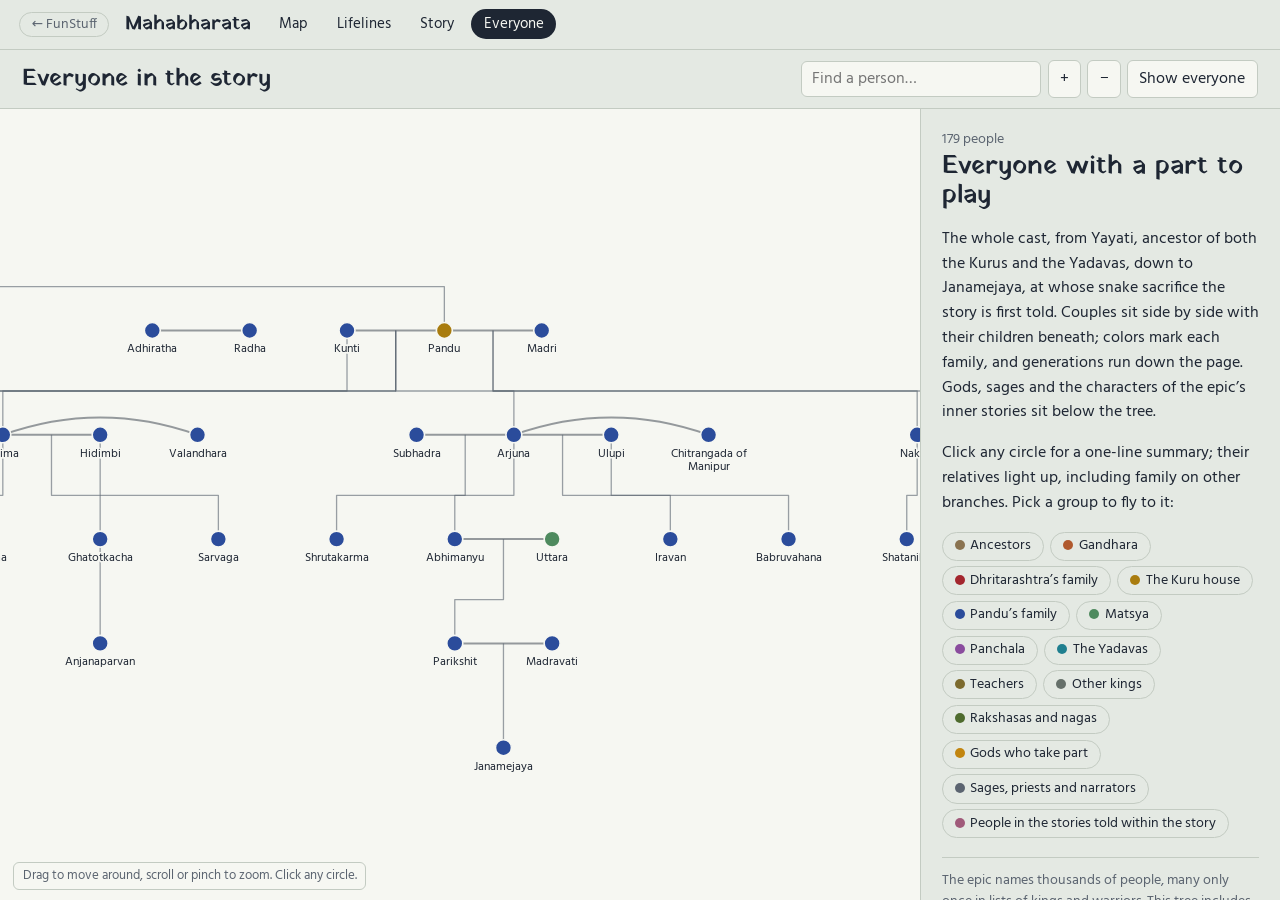
<file: mahabharata/family.html>
<!doctype html>
<html lang="en">
<head>
<meta charset="utf-8">
<meta name="viewport" content="width=device-width, initial-scale=1, viewport-fit=cover">
<title>Everyone in the Mahabharata</title>
<meta name="description" content="A pannable family tree of everyone with a part in the Mahabharata, from Yayati to Janamejaya, with a one-line description of each person.">
<link rel="preconnect" href="https://fonts.googleapis.com">
<link rel="preconnect" href="https://fonts.gstatic.com" crossorigin>
<link href="https://fonts.googleapis.com/css2?family=Hind:wght@400;500;600&family=Yatra+One&display=swap" rel="stylesheet">
<link rel="stylesheet" href="css/style.css">
</head>
<body>
<div class="page">
  <header class="topnav">
    <a class="home" href="../">← FunStuff</a>
    <a class="brand" href="./">Mahabharata</a>
    <nav aria-label="Views"><a href="map.html">Map</a><a href="lifelines.html">Lifelines</a><a href="story.html">Story</a><a href="family.html" aria-current="page">Everyone</a></nav>
  </header>
  <div class="view famapp">
    <div class="fambar">
      <h1>Everyone in the story</h1>
      <div class="famtools">
        <label class="search"><span class="visually-hidden">Find a person</span><input id="find" type="search" list="names" placeholder="Find a person…" autocomplete="off"></label>
        <datalist id="names"></datalist>
        <button class="btn" id="zin" aria-label="Zoom in">+</button>
        <button class="btn" id="zout" aria-label="Zoom out">−</button>
        <button class="btn" id="fit">Show everyone</button>
      </div>
    </div>
    <div class="famstage" id="stage">
      <svg id="fam" class="famsvg" role="img" aria-label="Family tree of everyone in the Mahabharata"></svg>
      <div class="pop" id="pop" hidden role="dialog" aria-live="polite"></div>
      <p class="famhint" id="hint">Drag to move around, scroll or pinch to zoom. Click any circle.</p>
    </div>
    <aside id="detail" aria-live="polite"></aside>
  </div>
</div>
<script src="js/data.js"></script>
<script src="js/people.js"></script>
<script src="js/common.js"></script>
<script src="js/family.js"></script>
</body>
</html>
</file>
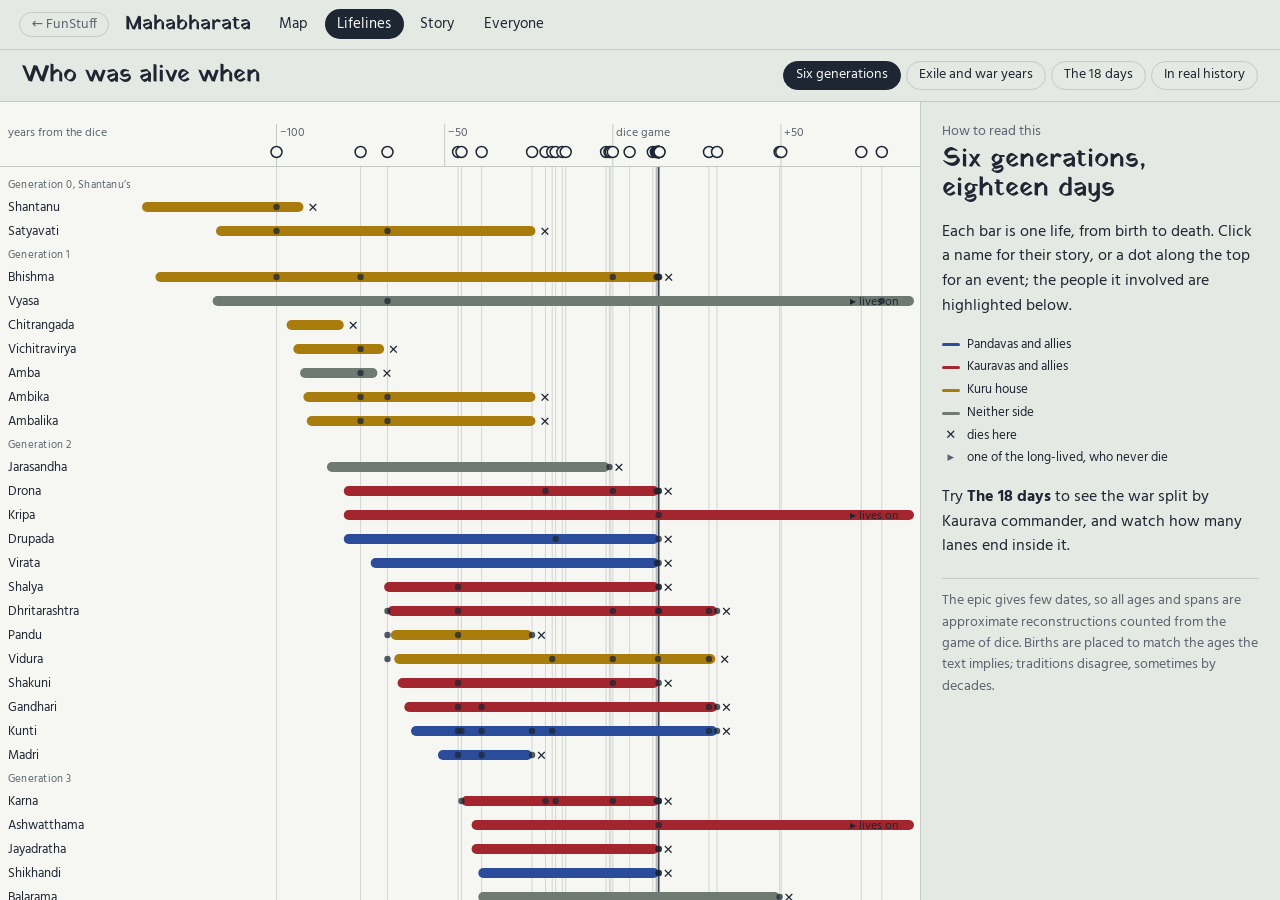
<file: mahabharata/lifelines.html>
<!doctype html>
<html lang="en">
<head>
<meta charset="utf-8">
<meta name="viewport" content="width=device-width, initial-scale=1, viewport-fit=cover">
<title>Mahabharata Lifelines</title>
<meta name="description" content="One lifeline per character across six generations of the Mahabharata, zooming from generations to the exile years to the eighteen days of war.">
<link rel="preconnect" href="https://fonts.googleapis.com">
<link rel="preconnect" href="https://fonts.gstatic.com" crossorigin>
<link href="https://fonts.googleapis.com/css2?family=Hind:wght@400;500;600&family=Yatra+One&display=swap" rel="stylesheet">
<link rel="stylesheet" href="css/style.css">
</head>
<body>
<div class="page">
  <header class="topnav">
    <a class="home" href="../">← FunStuff</a>
    <a class="brand" href="./">Mahabharata</a>
    <nav aria-label="Views"><a href="map.html">Map</a><a href="lifelines.html" aria-current="page">Lifelines</a><a href="story.html">Story</a><a href="family.html">Everyone</a></nav>
  </header>
  <div class="view lifeapp">
    <div class="lifebar">
      <h1>Who was alive when</h1>
      <div class="zooms chips" role="group" aria-label="Zoom" id="zooms"></div>
    </div>
    <div class="lifemain">
      <div class="axiswrap"><svg class="lifesvg" id="axis" aria-hidden="true"></svg></div>
      <div class="laneswrap" id="laneswrap">
        <svg class="lifesvg" id="lanes" role="img" aria-label="Lifelines of the main characters"></svg>
        <svg class="lifesvg" id="history" hidden role="img" aria-label="Where the story sits in real history"></svg>
      </div>
    </div>
    <aside id="detail" aria-live="polite"></aside>
  </div>
</div>
<script src="js/data.js"></script>
<script src="js/common.js"></script>
<script src="js/lifelines.js"></script>
</body>
</html>
</file>
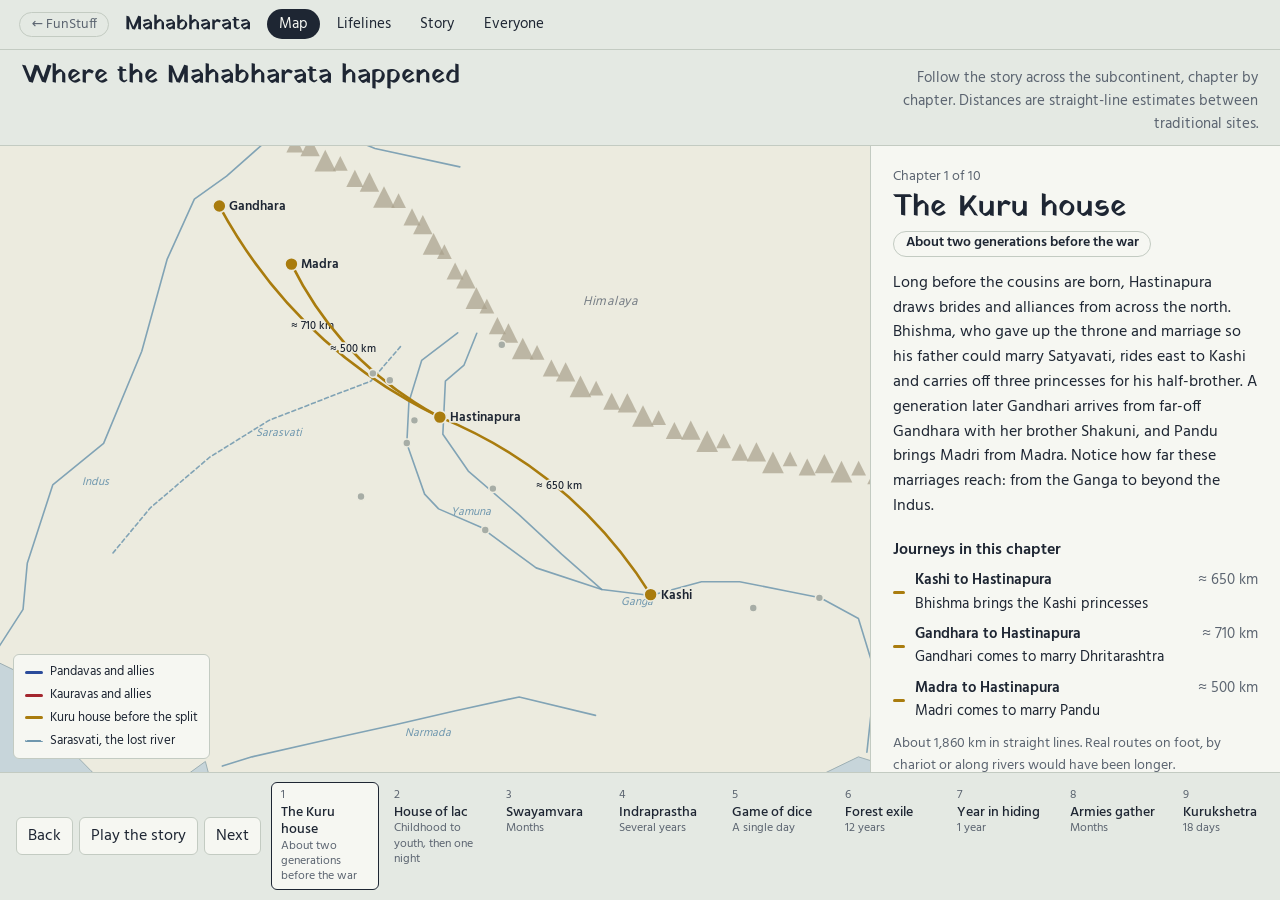
<file: mahabharata/map.html>
<!doctype html>
<html lang="en">
<head>
<meta charset="utf-8">
<meta name="viewport" content="width=device-width, initial-scale=1, viewport-fit=cover">
<title>Where the Mahabharata happened</title>
<meta name="description" content="Follow the Mahabharata across the subcontinent chapter by chapter, with the journeys and distances in each.">
<link rel="preconnect" href="https://fonts.googleapis.com">
<link rel="preconnect" href="https://fonts.gstatic.com" crossorigin>
<link href="https://fonts.googleapis.com/css2?family=Hind:wght@400;500;600&family=Yatra+One&display=swap" rel="stylesheet">
<link rel="stylesheet" href="css/style.css">
</head>
<body>
<div class="page">
  <header class="topnav">
    <a class="home" href="../">← FunStuff</a>
    <a class="brand" href="./">Mahabharata</a>
    <nav aria-label="Views"><a href="map.html" aria-current="page">Map</a><a href="lifelines.html">Lifelines</a><a href="story.html">Story</a><a href="family.html">Everyone</a></nav>
  </header>
  <div class="view mapapp">
    <header>
      <h1>Where the Mahabharata happened</h1>
      <p>Follow the story across the subcontinent, chapter by chapter. Distances are straight-line estimates between traditional sites.</p>
    </header>
    <div class="mapwrap">
      <svg id="map" role="img" aria-label="Map of ancient India showing the places and journeys in the current chapter"></svg>
      <div class="legend" aria-hidden="true">
        <span><i style="background:var(--pandava)"></i>Pandavas and allies</span>
        <span><i style="background:var(--kaurava)"></i>Kauravas and allies</span>
        <span><i style="background:var(--kuru)"></i>Kuru house before the split</span>
        <span><i class="dash"></i>Sarasvati, the lost river</span>
      </div>
    </div>
    <aside id="panel" aria-live="polite"></aside>
    <nav class="timeline" aria-label="Chapters">
      <div class="ctrl">
        <button class="btn" id="prev" aria-label="Previous chapter">Back</button>
        <button class="btn" id="play">Play the story</button>
        <button class="btn" id="next" aria-label="Next chapter">Next</button>
      </div>
      <ol class="phases" id="phases"></ol>
    </nav>
  </div>
</div>
<script src="js/data.js"></script>
<script src="js/common.js"></script>
<script src="js/geo.js"></script>
<script src="js/map.js"></script>
</body>
</html>
</file>
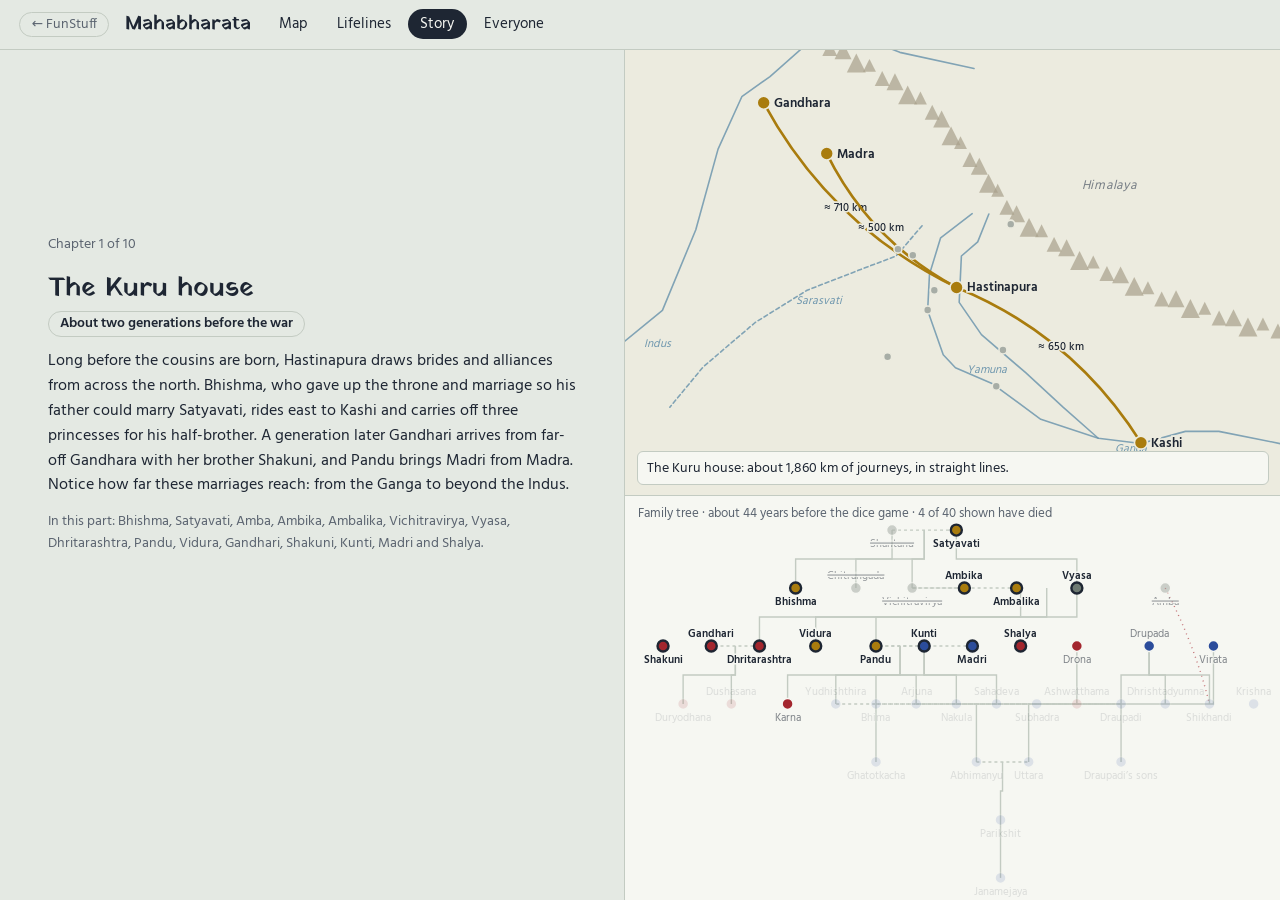
<file: mahabharata/story.html>
<!doctype html>
<html lang="en">
<head>
<meta charset="utf-8">
<meta name="viewport" content="width=device-width, initial-scale=1, viewport-fit=cover">
<title>The Mahabharata, Step by Step</title>
<meta name="description" content="Scroll through the Mahabharata with a map, a family tree that greys out the fallen, and sketches of the battlefield formations.">
<link rel="preconnect" href="https://fonts.googleapis.com">
<link rel="preconnect" href="https://fonts.gstatic.com" crossorigin>
<link href="https://fonts.googleapis.com/css2?family=Hind:wght@400;500;600&family=Yatra+One&display=swap" rel="stylesheet">
<link rel="stylesheet" href="css/style.css">
</head>
<body>
<div class="page">
  <header class="topnav">
    <a class="home" href="../">← FunStuff</a>
    <a class="brand" href="./">Mahabharata</a>
    <nav aria-label="Views"><a href="map.html">Map</a><a href="lifelines.html">Lifelines</a><a href="story.html" aria-current="page">Story</a><a href="family.html">Everyone</a></nav>
  </header>
  <div class="view storyapp">
    <div class="narrative" id="narrative">
      <div class="intro">
        <h1>The story, step by step</h1>
        <p>Scroll through the epic. The map follows each journey, the family tree lights up the people in each part and greys out those who have died, and the war zooms in to the battlefield.</p>
        <p class="hint">Use the scroll wheel, the arrow keys, or swipe. Each part has its own link, so you can share a single chapter.</p>
      </div>
      <div id="steps"></div>
      <div class="outro" id="outro"></div>
    </div>
    <div class="visuals">
      <div class="vis-top">
        <svg id="map" role="img" aria-label="Map showing the journeys in the current part of the story"></svg>
        <div class="battle" id="battle" hidden><svg class="battle-svg" id="battlesvg" viewBox="0 0 400 300" role="img"></svg></div>
        <div class="caption" id="caption" aria-live="polite"></div>
      </div>
      <div class="vis-tree">
        <span class="tree-title" id="treetitle">Family tree</span>
        <svg class="treesvg" id="tree" role="img" aria-label="Family tree highlighting who is involved and who has died"></svg>
      </div>
    </div>
  </div>
</div>
<script src="js/data.js"></script>
<script src="js/common.js"></script>
<script src="js/geo.js"></script>
<script src="js/story.js"></script>
</body>
</html>
</file>
<file: ar/css/base.css>
/* Shared shell for the "Through the Looking Glass" AR/VR site.
   Dark theme to match the other FunStuff sites; cyan accent is this site's own.
   Each mode page links this, then adds its own mode-specific styles. */
:root {
  --ink: #090b10;
  --panel: #13161f;
  --panel-2: #1a1e2a;
  --line: #262b39;
  --fg: #e9e8f0;
  --muted: #8b90a4;
  --accent: #36d6c3;
  --accent-soft: rgba(54, 214, 195, 0.14);
  --warn: #ffb454;
  --bad: #ff6b6b;
  --display: "Bricolage Grotesque", "Fraunces", Georgia, serif;
  --body: "IBM Plex Sans", system-ui, -apple-system, "Segoe UI", sans-serif;
  --mono: "IBM Plex Mono", ui-monospace, Menlo, Consolas, monospace;
  color-scheme: dark;
}
* { box-sizing: border-box; }
html, body { height: 100%; }
body {
  margin: 0;
  background: var(--ink);
  color: var(--fg);
  font-family: var(--body);
  font-size: 15px;
  line-height: 1.55;
  -webkit-text-size-adjust: 100%;
}
[hidden] { display: none !important; }
a { color: var(--accent); }
button, input, select, label { font: inherit; color: inherit; }
:focus-visible { outline: 2px solid var(--accent); outline-offset: 2px; }

/* ---- Hub (index) ---- */
main.hub { max-width: 820px; margin: 0 auto; padding: 56px 20px 80px; display: grid; gap: 30px; }
.hub h1 { font: 700 42px/1.05 var(--display); margin: 0; letter-spacing: -0.5px; }
.hub h1 span { color: var(--accent); }
.hub .lede { margin: 0; color: var(--muted); max-width: 60ch; }
.hub .back { color: var(--muted); text-decoration: none; font-size: 14px; }
.hub .back:hover { color: var(--accent); }
.modes { display: grid; gap: 14px; grid-template-columns: 1fr 1fr; }
@media (max-width: 620px) { .modes { grid-template-columns: 1fr; } }
a.mode {
  display: grid; gap: 6px; padding: 20px; text-decoration: none; color: var(--fg);
  background: var(--panel); border: 1px solid var(--line); border-radius: 14px;
  transition: border-color .15s, transform .15s;
}
a.mode:hover, a.mode:focus-visible { border-color: var(--accent); transform: translateY(-2px); outline: none; }
a.mode .ic { font-size: 22px; }
a.mode strong { font-size: 17px; }
a.mode p { margin: 0; color: var(--muted); font-size: 13.5px; }
.hub .note { font-size: 13px; color: var(--muted); border-left: 2px solid var(--line); padding-left: 14px; }
.hub .note b { color: var(--fg); font-weight: 600; }

/* ---- Mode page shell ---- */
.stage { position: fixed; inset: 0; background: #000; overflow: hidden; }
.stage > canvas, .stage > video, .stage > model-viewer { position: absolute; inset: 0; width: 100%; height: 100%; }
.stage > video { object-fit: cover; }

.topbar {
  position: fixed; top: 0; left: 0; right: 0; z-index: 30;
  display: flex; align-items: center; gap: 12px; padding: 10px 14px;
  background: linear-gradient(to bottom, rgba(9,11,16,.85), rgba(9,11,16,0));
}
.topbar a.home { color: var(--fg); text-decoration: none; font-weight: 600; display: inline-flex; gap: 8px; align-items: center; }
.topbar a.home:hover { color: var(--accent); }
.topbar .title { color: var(--muted); font-size: 13px; }

.panel {
  background: rgba(19,22,31,.92); border: 1px solid var(--line); border-radius: 14px;
  padding: 16px; backdrop-filter: blur(8px);
}
.controls {
  position: fixed; left: 50%; bottom: max(16px, env(safe-area-inset-bottom)); transform: translateX(-50%);
  z-index: 30; display: flex; gap: 10px; flex-wrap: wrap; justify-content: center;
  width: min(680px, calc(100% - 24px));
}
.btn {
  appearance: none; border: 1px solid var(--line); background: var(--panel-2); color: var(--fg);
  padding: 11px 16px; border-radius: 11px; cursor: pointer; font-weight: 600; font-size: 14px;
  display: inline-flex; align-items: center; gap: 8px; transition: border-color .15s, background .15s;
}
.btn:hover { border-color: var(--accent); }
.btn.primary { background: var(--accent); color: #042019; border-color: var(--accent); }
.btn.primary:hover { filter: brightness(1.08); }
.btn:disabled { opacity: .45; cursor: not-allowed; }
.btn.ghost { background: transparent; }

.swatches { display: flex; gap: 8px; }
.swatch { width: 30px; height: 30px; border-radius: 50%; border: 2px solid transparent; cursor: pointer; }
.swatch[aria-pressed="true"] { border-color: #fff; box-shadow: 0 0 0 2px var(--accent); }

.hint {
  position: fixed; left: 50%; top: 64px; transform: translateX(-50%); z-index: 25;
  background: rgba(9,11,16,.8); color: var(--fg); padding: 8px 14px; border-radius: 999px;
  font-size: 13px; border: 1px solid var(--line); max-width: calc(100% - 24px); text-align: center;
}

/* Centered card used for intro / fallback / errors */
.overlay {
  position: fixed; inset: 0; z-index: 40; display: grid; place-items: center; padding: 20px;
  background: radial-gradient(1200px 600px at 50% -10%, rgba(54,214,195,.08), transparent), var(--ink);
}
.card { max-width: 440px; width: 100%; }
.card h2 { font: 650 24px/1.1 var(--display); margin: 0 0 8px; }
.card p { color: var(--muted); margin: 0 0 14px; }
.card .row { display: flex; gap: 10px; flex-wrap: wrap; }
.badge { display: inline-block; font-size: 12px; font-family: var(--mono); padding: 2px 8px; border-radius: 6px; border: 1px solid var(--line); color: var(--muted); }
.badge.ok { color: var(--accent); border-color: var(--accent); }
.badge.no { color: var(--warn); border-color: var(--warn); }
.file-in { display: none; }
.linklike { background: none; border: none; color: var(--accent); cursor: pointer; padding: 0; text-decoration: underline; }
</file>
<file: mahabharata/css/style.css>
/* Mahabharata explorer: shared tokens, type and layout for the map, lifelines and story views.
   River-silt greys and greens for the page, pale land on a blue-grey sea, Krishna-blue for the
   Pandavas, lac red for the Kauravas, turmeric gold for the Kuru house before the split. */
:root {
  --bg: #E4E9E3; --panel: #F6F7F2; --ink: #1E2633; --muted: #5B6470; --line: #C3CBC2;
  --sea: #C7D5DA; --land: #ECEBDF; --coast: #9DAFB3; --river: #6F97AE; --mount: #A89F8A;
  --pandava: #2B4C9B; --kaurava: #A3262E; --kuru: #A97C0E; --neutral: #6E7A72; --dim: #A7ADA6;
  --focus: #2B4C9B;
  --g-ancestors: #8A7350; --g-gandhara: #B0592E; --g-matsya: #4E8A5E; --g-panchala: #8A4C9E; --g-yadava: #1F7F8F;
  --g-teachers: #7C6A2E; --g-kingdoms: #66706A; --g-beings: #4E6B2E; --g-gods: #C2850F; --g-sages: #5B6470; --g-stories: #A05A7A;
  color-scheme: light;
}
@media (prefers-color-scheme: dark) {
  :root:not([data-theme="light"]) {
    --bg: #12171E; --panel: #1A2029; --ink: #E6E8E1; --muted: #9AA3AD; --line: #2E3742;
    --sea: #15202A; --land: #222A24; --coast: #3A4A50; --river: #4E7F99; --mount: #6E6757;
    --pandava: #88A3F2; --kaurava: #EF7479; --kuru: #E2B94C; --neutral: #9AA7A0; --dim: #58605A; --focus: #88A3F2;
    --g-ancestors: #C8AE84; --g-gandhara: #E58E62; --g-matsya: #86C796; --g-panchala: #C792DB; --g-yadava: #6CC8D6;
    --g-teachers: #CDB86E; --g-kingdoms: #A9B3AD; --g-beings: #9CC072; --g-gods: #F0BE4E; --g-sages: #A9B1BB; --g-stories: #E39BBC;
    color-scheme: dark;
  }
}
:root[data-theme="dark"] {
  --bg: #12171E; --panel: #1A2029; --ink: #E6E8E1; --muted: #9AA3AD; --line: #2E3742;
  --sea: #15202A; --land: #222A24; --coast: #3A4A50; --river: #4E7F99; --mount: #6E6757;
  --pandava: #88A3F2; --kaurava: #EF7479; --kuru: #E2B94C; --neutral: #9AA7A0; --dim: #58605A; --focus: #88A3F2;
  --g-ancestors: #C8AE84; --g-gandhara: #E58E62; --g-matsya: #86C796; --g-panchala: #C792DB; --g-yadava: #6CC8D6;
  --g-teachers: #CDB86E; --g-kingdoms: #A9B3AD; --g-beings: #9CC072; --g-gods: #F0BE4E; --g-sages: #A9B1BB; --g-stories: #E39BBC;
  color-scheme: dark;
}
*, *::before, *::after { box-sizing: border-box; }
html, body { height: 100%; }
body {
  margin: 0; background: var(--bg); color: var(--ink);
  font-family: "Hind", system-ui, -apple-system, "Segoe UI", sans-serif; font-size: 16px; line-height: 1.55;
  padding-top: env(safe-area-inset-top, 0px); padding-bottom: env(safe-area-inset-bottom, 0px);
}
button { font: inherit; color: inherit; }
a { color: var(--pandava); }
:focus-visible { outline: 2px solid var(--focus); outline-offset: 2px; }
[hidden] { display: none !important; }
.display { font-family: "Yatra One", "Hind", serif; font-weight: 400; }

/* Page frame: nav bar on top, the view fills the rest. Views scroll inside, not the body,
   so each one also works inside an iframe. */
.page { display: flex; flex-direction: column; height: 100%; }
.topnav {
  display: flex; align-items: center; gap: 1rem; flex-wrap: wrap;
  padding-block: .55rem; padding-left: max(1.2rem, env(safe-area-inset-left, 0px)); padding-right: max(1.2rem, env(safe-area-inset-right, 0px));
  border-bottom: 1px solid var(--line); background: var(--bg);
}
.topnav .home { color: var(--muted); text-decoration: none; font-size: .85rem; border: 1px solid var(--line); border-radius: 999px; padding: .05rem .7rem; }
.topnav .home:hover { color: var(--ink); border-color: var(--ink); }
.topnav .brand { font-family: "Yatra One", "Hind", serif; font-size: 1.25rem; color: var(--ink); text-decoration: none; }
.topnav nav { display: flex; gap: .3rem; flex-wrap: wrap; }
.topnav nav a { color: var(--ink); text-decoration: none; padding: .15rem .7rem; border-radius: 999px; border: 1px solid transparent; font-size: .95rem; }
.topnav nav a:hover { border-color: var(--line); }
.topnav nav a[aria-current="page"] { background: var(--ink); color: var(--panel); }
.embed .topnav { display: none; }
.view { flex: 1; min-height: 0; }

/* Shared pieces */
.count { color: var(--muted); font-size: .88rem; margin: 0; }
.span { display: inline-block; font-weight: 600; font-size: .9rem; border: 1px solid var(--line); border-radius: 999px; padding: .05rem .7rem; }
.chips { display: flex; flex-wrap: wrap; gap: .4rem; }
.chip { border: 1px solid var(--line); background: transparent; border-radius: 999px; padding: .15rem .75rem; cursor: pointer; font-size: .9rem; }
.chip:hover { border-color: var(--ink); }
.chip[aria-pressed="true"] { background: var(--ink); color: var(--panel); border-color: var(--ink); }
.btn { border: 1px solid var(--line); background: var(--panel); border-radius: 6px; padding: .35rem .7rem; cursor: pointer; white-space: nowrap; }
.btn:hover { border-color: var(--ink); }
.hint { color: var(--muted); font-size: .88rem; }
.caveat { color: var(--muted); font-size: .86rem; border-top: 1px solid var(--line); padding-top: .7rem; margin: 1.2rem 0 0; }
.legend { display: flex; flex-direction: column; gap: .15rem; font-size: .82rem; }
.legend span { display: flex; align-items: center; gap: .45rem; }
.legend i { display: inline-block; width: 18px; height: 3px; border-radius: 2px; }
.legend i.dash { height: 0; border-top: 2px dashed var(--river); background: none; }
.card-place { margin-top: 1rem; border-left: 3px solid var(--kuru); padding: .2rem 0 .2rem .8rem; }
.card-place h4 { margin: 0; font-size: 1.05rem; }
.card-place p { margin: .2rem 0 0; font-size: .93rem; }
.card-place .modern { color: var(--muted); }

/* Map drawing (shared by the map and story views). --u is viewBox units per screen pixel,
   so labels and strokes stay the same size on screen at any zoom. */
.mapsvg { display: block; width: 100%; height: 100%; }
.land { fill: var(--land); stroke: var(--coast); stroke-width: calc(var(--u, 1) * 1px); }
.river { fill: none; stroke: var(--river); stroke-width: calc(var(--u, 1) * 1.6px); stroke-linecap: round; stroke-linejoin: round; opacity: .85; }
.river.lost { stroke-dasharray: calc(var(--u, 1) * 4px) calc(var(--u, 1) * 3px); }
.mount { fill: var(--mount); opacity: .7; }
.sealabel { fill: var(--muted); font-style: italic; font-size: calc(var(--u, 1) * 13px); letter-spacing: .06em; opacity: .8; }
.rlabel { fill: var(--river); font-style: italic; font-size: calc(var(--u, 1) * 11.5px); }
.leg { fill: none; stroke-width: calc(var(--u, 1) * 2.6px); stroke-linecap: round; }
.leg.pandava { stroke: var(--pandava); } .leg.kaurava { stroke: var(--kaurava); } .leg.kuru { stroke: var(--kuru); }
.dist { font-size: calc(var(--u, 1) * 11.5px); fill: var(--ink); paint-order: stroke; stroke: var(--land); stroke-width: calc(var(--u, 1) * 3.5px); font-weight: 500; font-variant-numeric: tabular-nums; }
.marker { cursor: pointer; }
.marker circle { stroke: var(--land); stroke-width: calc(var(--u, 1) * 1.6px); fill: var(--dim); transition: fill .3s; }
.marker.on.pandava circle { fill: var(--pandava); }
.marker.on.kaurava circle { fill: var(--kaurava); }
.marker.on.kuru circle { fill: var(--kuru); }
.marker.sel circle { stroke: var(--ink); stroke-width: calc(var(--u, 1) * 2.4px); }
.marker text { font-size: calc(var(--u, 1) * 13px); font-weight: 600; fill: var(--ink); paint-order: stroke; stroke: var(--land); stroke-width: calc(var(--u, 1) * 3.5px); opacity: 0; transition: opacity .3s; pointer-events: none; }
.marker.on text, .marker:hover text, .marker:focus text { opacity: 1; }
.marker:focus { outline: none; }
.marker:focus-visible circle { stroke: var(--focus); stroke-width: calc(var(--u, 1) * 3px); }

/* ---------- Map view ---------- */
.mapapp { display: grid; grid-template-columns: minmax(0, 1fr) minmax(320px, 410px); grid-template-rows: auto minmax(0, 1fr) auto; height: 100%; }
.mapapp > header { grid-column: 1 / -1; display: flex; align-items: baseline; justify-content: space-between; gap: 1rem; padding: .8rem 1.4rem .55rem; border-bottom: 1px solid var(--line); }
.mapapp > header h1 { font-family: "Yatra One", "Hind", serif; font-weight: 400; font-size: 1.6rem; margin: 0; line-height: 1.1; }
.mapapp > header p { margin: 0; color: var(--muted); font-size: .92rem; max-width: 46ch; text-align: right; }
.mapwrap { position: relative; min-height: 0; background: var(--sea); }
.mapwrap .legend { position: absolute; left: .8rem; bottom: .8rem; background: var(--panel); border: 1px solid var(--line); border-radius: 6px; padding: .45rem .7rem; }
.mapapp aside { min-height: 0; overflow: auto; background: var(--panel); border-left: 1px solid var(--line); padding: 1.3rem 1.4rem 1.6rem; }
.mapapp aside h2 { font-family: "Yatra One", "Hind", serif; font-weight: 400; font-size: 1.9rem; line-height: 1.15; margin: .15rem 0 .3rem; }
.mapapp aside .span { margin-bottom: .9rem; }
.story-text { margin: 0 0 1.2rem; max-width: 62ch; }
.mapapp aside h3 { font-size: 1rem; font-weight: 600; margin: 1.2rem 0 .4rem; }
.legs { list-style: none; margin: 0; padding: 0; display: flex; flex-direction: column; gap: .45rem; }
.legs li { display: grid; grid-template-columns: 12px 1fr auto; gap: .6rem; align-items: baseline; font-size: .94rem; }
.legs li b { font-weight: 600; }
.legs li .km { color: var(--muted); white-space: nowrap; font-variant-numeric: tabular-nums; }
.legs .sw { width: 12px; height: 3px; border-radius: 2px; align-self: center; }
.total { color: var(--muted); font-size: .88rem; margin: .6rem 0 0; }
.timeline { grid-column: 1 / -1; display: flex; align-items: stretch; gap: .6rem; border-top: 1px solid var(--line); padding: .6rem 1rem; background: var(--bg); }
.ctrl { display: flex; gap: .35rem; align-items: center; }
.phases { list-style: none; margin: 0; padding: 0; display: flex; gap: .3rem; overflow-x: auto; flex: 1; scrollbar-width: thin; }
.phases button { display: flex; flex-direction: column; align-items: flex-start; text-align: left; min-width: 108px; height: 100%; border: 1px solid transparent; border-radius: 6px; background: transparent; padding: .3rem .55rem; cursor: pointer; line-height: 1.25; }
.phases button .n { font-size: .78rem; color: var(--muted); font-variant-numeric: tabular-nums; }
.phases button .t { font-size: .88rem; font-weight: 500; }
.phases button .d { font-size: .76rem; color: var(--muted); }
.phases button:hover { border-color: var(--line); }
.phases button[aria-current="step"] { background: var(--panel); border-color: var(--ink); }

/* ---------- Lifelines view ---------- */
.lifeapp { display: grid; grid-template-columns: minmax(0, 1fr) minmax(280px, 360px); grid-template-rows: auto minmax(0, 1fr); height: 100%; }
.lifebar { grid-column: 1 / -1; display: flex; align-items: center; justify-content: space-between; gap: .8rem 1.4rem; flex-wrap: wrap; padding: .7rem 1.4rem; border-bottom: 1px solid var(--line); }
.lifebar h1 { font-family: "Yatra One", "Hind", serif; font-weight: 400; font-size: 1.5rem; margin: 0; line-height: 1.1; }
.zooms { display: flex; gap: .3rem; flex-wrap: wrap; }
.lifemain { min-height: 0; display: flex; flex-direction: column; background: var(--panel); }
.axiswrap { flex: none; border-bottom: 1px solid var(--line); background: var(--panel); }
.laneswrap { flex: 1; min-height: 0; overflow-y: auto; overflow-x: hidden; }
.lifeapp aside { min-height: 0; overflow: auto; border-left: 1px solid var(--line); padding: 1.2rem 1.3rem 1.6rem; background: var(--bg); }
.lifeapp aside h2 { font-family: "Yatra One", "Hind", serif; font-weight: 400; font-size: 1.6rem; line-height: 1.15; margin: .1rem 0 .4rem; }
.facts { display: grid; grid-template-columns: auto minmax(0, 1fr); gap: .25rem .9rem; margin: .6rem 0; font-size: .93rem; }
.facts dt { color: var(--muted); }
.facts dd { margin: 0; }
.lifesvg { display: block; width: 100%; }
.lifesvg text { fill: var(--ink); font-family: "Hind", system-ui, sans-serif; }
.lane-name { font-size: 13px; cursor: pointer; }
.lane-name.dim { fill: var(--muted); opacity: .55; }
.lane-bar { cursor: pointer; }
.lane-row:hover .lane-bg { fill: var(--line); opacity: .35; }
.lane-row.sel .lane-bg { fill: var(--line); opacity: .6; }
.gen-label { font-size: 11px; fill: var(--muted) !important; letter-spacing: .02em; }
.tick { stroke: var(--line); }
.tick-label { font-size: 11.5px; fill: var(--muted) !important; font-variant-numeric: tabular-nums; }
.ev-line { stroke: var(--ink); stroke-opacity: .16; }
.ev-dot { cursor: pointer; fill: var(--panel); stroke: var(--ink); stroke-width: 1.5; }
.ev-dot:hover, .ev-dot.sel { fill: var(--ink); }
.ev-mark { fill: var(--ink); }
.cmd-band { opacity: .22; }
.cmd-label { font-size: 12px; font-weight: 600; }
.today-line { stroke: var(--muted); stroke-dasharray: 3 3; }

/* ---------- Story view ---------- */
.storyapp { display: grid; grid-template-columns: minmax(0, 1fr) minmax(0, 1.05fr); height: 100%; }
.narrative { min-height: 0; overflow-y: auto; scroll-behavior: smooth; padding: 0 clamp(1rem, 4vw, 3rem); }
.narrative .intro { padding: 2.2rem 0 1rem; max-width: 60ch; }
.narrative .intro h1 { font-family: "Yatra One", "Hind", serif; font-weight: 400; font-size: 2rem; line-height: 1.15; margin: 0 0 .4rem; }
.step { min-height: 78vh; padding: 2.4rem 0; max-width: 60ch; display: flex; flex-direction: column; justify-content: center; opacity: .38; transition: opacity .4s; }
.step.active { opacity: 1; }
.step h2 { font-family: "Yatra One", "Hind", serif; font-weight: 400; font-size: 1.7rem; line-height: 1.2; margin: .2rem 0 .4rem; }
.step .span { align-self: flex-start; margin-bottom: .8rem; }
.step p { margin: 0 0 .8rem; }
.narrative .outro { padding: 2rem 0 40vh; max-width: 60ch; }
.visuals { min-height: 0; display: grid; grid-template-rows: minmax(0, 1.1fr) minmax(0, 1fr); border-left: 1px solid var(--line); }
.vis-top { position: relative; min-height: 0; background: var(--sea); }
.vis-top .battle { position: absolute; inset: 0; background: var(--land); }
.vis-top .caption { position: absolute; left: .7rem; bottom: .6rem; right: .7rem; background: var(--panel); border: 1px solid var(--line); border-radius: 6px; padding: .35rem .6rem; font-size: .85rem; }
.vis-tree { min-height: 0; position: relative; background: var(--panel); border-top: 1px solid var(--line); }
.vis-tree .tree-title { position: absolute; left: .8rem; top: .5rem; font-size: .82rem; color: var(--muted); }
.treesvg { display: block; width: 100%; height: 100%; }
.tnode circle { stroke: var(--panel); stroke-width: 1.5; transition: fill .4s, opacity .4s; }
.tnode text { font-size: 11px; fill: var(--ink); paint-order: stroke; stroke: var(--panel); stroke-width: 3px; transition: opacity .4s; }
.tnode.dead circle { fill: var(--dim) !important; opacity: .55; }
.tnode.dead text { opacity: .45; text-decoration: line-through; }
.tnode.idle text { opacity: .55; }
.tnode.active circle { stroke: var(--ink); stroke-width: 2.4; }
.tnode.active text { font-weight: 600; opacity: 1; }
.tnode.unborn { opacity: .12; }
.tlink { fill: none; stroke: var(--line); stroke-width: 1.4; }
.tlink.marriage { stroke-dasharray: 3 3; }
.tlink.rebirth { stroke-dasharray: 1 4; stroke: var(--kaurava); opacity: .6; }
.battle-svg { display: block; width: 100%; height: 100%; }
.battle-svg text { font-family: "Hind", system-ui, sans-serif; fill: var(--ink); }

/* ---------- Overview page ---------- */
.overview { overflow-y: auto; height: 100%; padding: 2.4rem max(1.2rem, env(safe-area-inset-left, 0px)) 3rem; }
.overview .inner { max-width: 980px; margin: 0 auto; }
.overview h1 { font-family: "Yatra One", "Hind", serif; font-weight: 400; font-size: clamp(2rem, 5vw, 3rem); line-height: 1.1; margin: 0 0 .6rem; }
.overview .lede { font-size: 1.1rem; max-width: 62ch; margin: 0 0 2rem; }
.views { display: grid; grid-template-columns: repeat(auto-fit, minmax(260px, 1fr)); gap: 1rem; }
.viewcard { display: flex; flex-direction: column; gap: .4rem; text-decoration: none; color: var(--ink); background: var(--panel); border: 1px solid var(--line); border-radius: 10px; padding: 1.1rem 1.2rem 1.2rem; }
.viewcard:hover { border-color: var(--ink); }
.viewcard h2 { font-family: "Yatra One", "Hind", serif; font-weight: 400; font-size: 1.45rem; margin: 0; }
.viewcard p { margin: 0; color: var(--muted); }
.viewcard .go { color: var(--pandava); font-weight: 600; margin-top: auto; padding-top: .4rem; }
.scale { margin: 2.4rem 0 0; display: grid; grid-template-columns: repeat(auto-fit, minmax(200px, 1fr)); gap: 1rem 2rem; }
.scale div { border-top: 2px solid var(--line); padding-top: .5rem; }
.scale b { display: block; font-family: "Yatra One", "Hind", serif; font-weight: 400; font-size: 1.6rem; }
.scale span { color: var(--muted); font-size: .93rem; }


/* ---------- Everyone (full family tree) ---------- */
.visually-hidden { position: absolute; width: 1px; height: 1px; overflow: hidden; clip: rect(0 0 0 0); white-space: nowrap; }
.famapp { display: grid; grid-template-columns: minmax(0, 1fr) minmax(280px, 360px); grid-template-rows: auto minmax(0, 1fr); height: 100%; }
.fambar { grid-column: 1 / -1; display: flex; align-items: center; justify-content: space-between; gap: .7rem 1.2rem; flex-wrap: wrap; padding: .65rem 1.4rem; border-bottom: 1px solid var(--line); }
.fambar h1 { font-family: "Yatra One", "Hind", serif; font-weight: 400; font-size: 1.5rem; margin: 0; line-height: 1.1; }
.famtools { display: flex; gap: .4rem; align-items: center; flex-wrap: wrap; }
.famtools input { font: inherit; color: var(--ink); background: var(--panel); border: 1px solid var(--line); border-radius: 6px; padding: .3rem .6rem; width: 15rem; max-width: 60vw; }
.famstage { position: relative; min-height: 0; overflow: hidden; background: var(--panel); touch-action: none; cursor: grab; }
.famstage.dragging { cursor: grabbing; }
.famsvg { display: block; width: 100%; height: 100%; user-select: none; -webkit-user-select: none; }
.famsvg text { font-family: "Hind", system-ui, sans-serif; fill: var(--ink); }
.famhint { position: absolute; left: .8rem; bottom: .6rem; margin: 0; font-size: .82rem; color: var(--muted); background: var(--panel); border: 1px solid var(--line); border-radius: 6px; padding: .2rem .55rem; pointer-events: none; }
.famapp aside { min-height: 0; overflow: auto; border-left: 1px solid var(--line); padding: 1.2rem 1.3rem 1.6rem; background: var(--bg); }
.famapp aside h2 { font-family: "Yatra One", "Hind", serif; font-weight: 400; font-size: 1.6rem; line-height: 1.15; margin: .1rem 0 .4rem; }
.famapp aside h3 { font-size: .95rem; font-weight: 600; margin: 1rem 0 .35rem; }
.glegend { display: flex; flex-wrap: wrap; gap: .35rem; margin: .6rem 0; }
.glegend .chip i { display: inline-block; width: 10px; height: 10px; border-radius: 50%; margin-right: .35rem; vertical-align: -1px; }
.pop { position: absolute; z-index: 3; max-width: min(320px, 80%); background: var(--bg); border: 1px solid var(--ink); border-radius: 8px; padding: .55rem .75rem .65rem; box-shadow: 0 6px 24px rgba(0,0,0,.18); }
.pop h4 { margin: 0; font-family: "Yatra One", "Hind", serif; font-weight: 400; font-size: 1.15rem; line-height: 1.2; }
.pop .grp { font-size: .8rem; color: var(--muted); }
.pop p { margin: .25rem 0 0; font-size: .92rem; line-height: 1.45; }
.pnode { cursor: pointer; }
.pnode circle { stroke: var(--panel); stroke-width: calc(var(--u, 1) * 1.6px); transition: opacity .25s; }
.pnode text { font-size: calc(var(--u, 1) * 12px); paint-order: stroke; stroke: var(--panel); stroke-width: calc(var(--u, 1) * 3.2px); pointer-events: none; transition: opacity .25s; }
.pnode.lab-off text { opacity: 0; }
.pnode:hover text, .pnode:focus text { opacity: 1; }
.pnode:focus { outline: none; }
.pnode:focus-visible circle, .pnode.sel circle { stroke: var(--ink); stroke-width: calc(var(--u, 1) * 2.6px); }
.pnode.sel text, .pnode.rel text { opacity: 1; font-weight: 600; }
.famsvg.focus .pnode:not(.sel):not(.rel) { opacity: .18; }
.famsvg.focus .flink { opacity: .2; }
.flink { fill: none; stroke: var(--muted); stroke-opacity: .6; stroke-width: calc(var(--u, 1) * 1.3px); stroke-linejoin: round; }
.flink.marriage { stroke: var(--ink); stroke-opacity: .45; stroke-width: calc(var(--u, 1) * 2px); }
.flink.spouse { stroke-dasharray: calc(var(--u, 1) * 4px) calc(var(--u, 1) * 3px); }
.flink.distant { stroke-dasharray: calc(var(--u, 1) * 1.5px) calc(var(--u, 1) * 4px); }
.flink.rebirth { stroke: var(--kaurava); stroke-dasharray: calc(var(--u, 1) * 1.5px) calc(var(--u, 1) * 4px); }
.hlink { fill: none; stroke: var(--ink); stroke-width: calc(var(--u, 1) * 2px); }
.hlink.spouse { stroke-dasharray: calc(var(--u, 1) * 5px) calc(var(--u, 1) * 3px); }
.hlink.divine { stroke: var(--g-gods); stroke-dasharray: calc(var(--u, 1) * 2px) calc(var(--u, 1) * 4px); }
.glabel { font-family: "Yatra One", "Hind", serif !important; font-size: calc(min(var(--u, 1), 2.2) * 15px); }  /* shrinks when zoomed far out so names don't collide */
.blabel { font-size: calc(var(--u, 1) * 13px); fill: var(--muted) !important; font-style: italic; }
.rowlabel { font-size: calc(var(--u, 1) * 11px); fill: var(--muted) !important; }

@media (max-width: 820px) {
  html, body { height: auto; }
  .page { height: auto; min-height: 100%; }
  .embed body, .embed .page { height: 100%; }
  .mapapp { display: flex; flex-direction: column; height: auto; }
  .mapapp > header { flex-direction: column; align-items: flex-start; gap: .2rem; padding: .8rem 1rem .5rem; }
  .mapapp > header p { text-align: left; }
  .mapwrap { height: 56vh; min-height: 320px; }
  .timeline { order: 3; flex-direction: column; padding: .5rem .7rem; }
  .mapapp aside { order: 4; border-left: 0; border-top: 1px solid var(--line); padding: 1rem; }
  .mapapp aside h2 { font-size: 1.6rem; }
  .lifeapp { display: flex; flex-direction: column; height: auto; }
  .lifemain { height: 70vh; min-height: 420px; }
  .lifeapp aside { border-left: 0; border-top: 1px solid var(--line); }
  .storyapp { display: flex; flex-direction: column-reverse; height: auto; }
  .visuals { position: sticky; top: 0; z-index: 2; height: 46vh; border-left: 0; border-bottom: 1px solid var(--line); grid-template-rows: minmax(0, 1fr) minmax(0, 1fr); }
  .narrative { overflow: visible; }
  .step { min-height: 60vh; }
  .overview { height: auto; }
  .famapp { display: flex; flex-direction: column; height: auto; }
  .famstage { height: 68vh; min-height: 400px; }
  .famapp aside { border-left: 0; border-top: 1px solid var(--line); }
}
@media (prefers-reduced-motion: reduce) { * { transition: none !important; scroll-behavior: auto !important; } }
</file>
